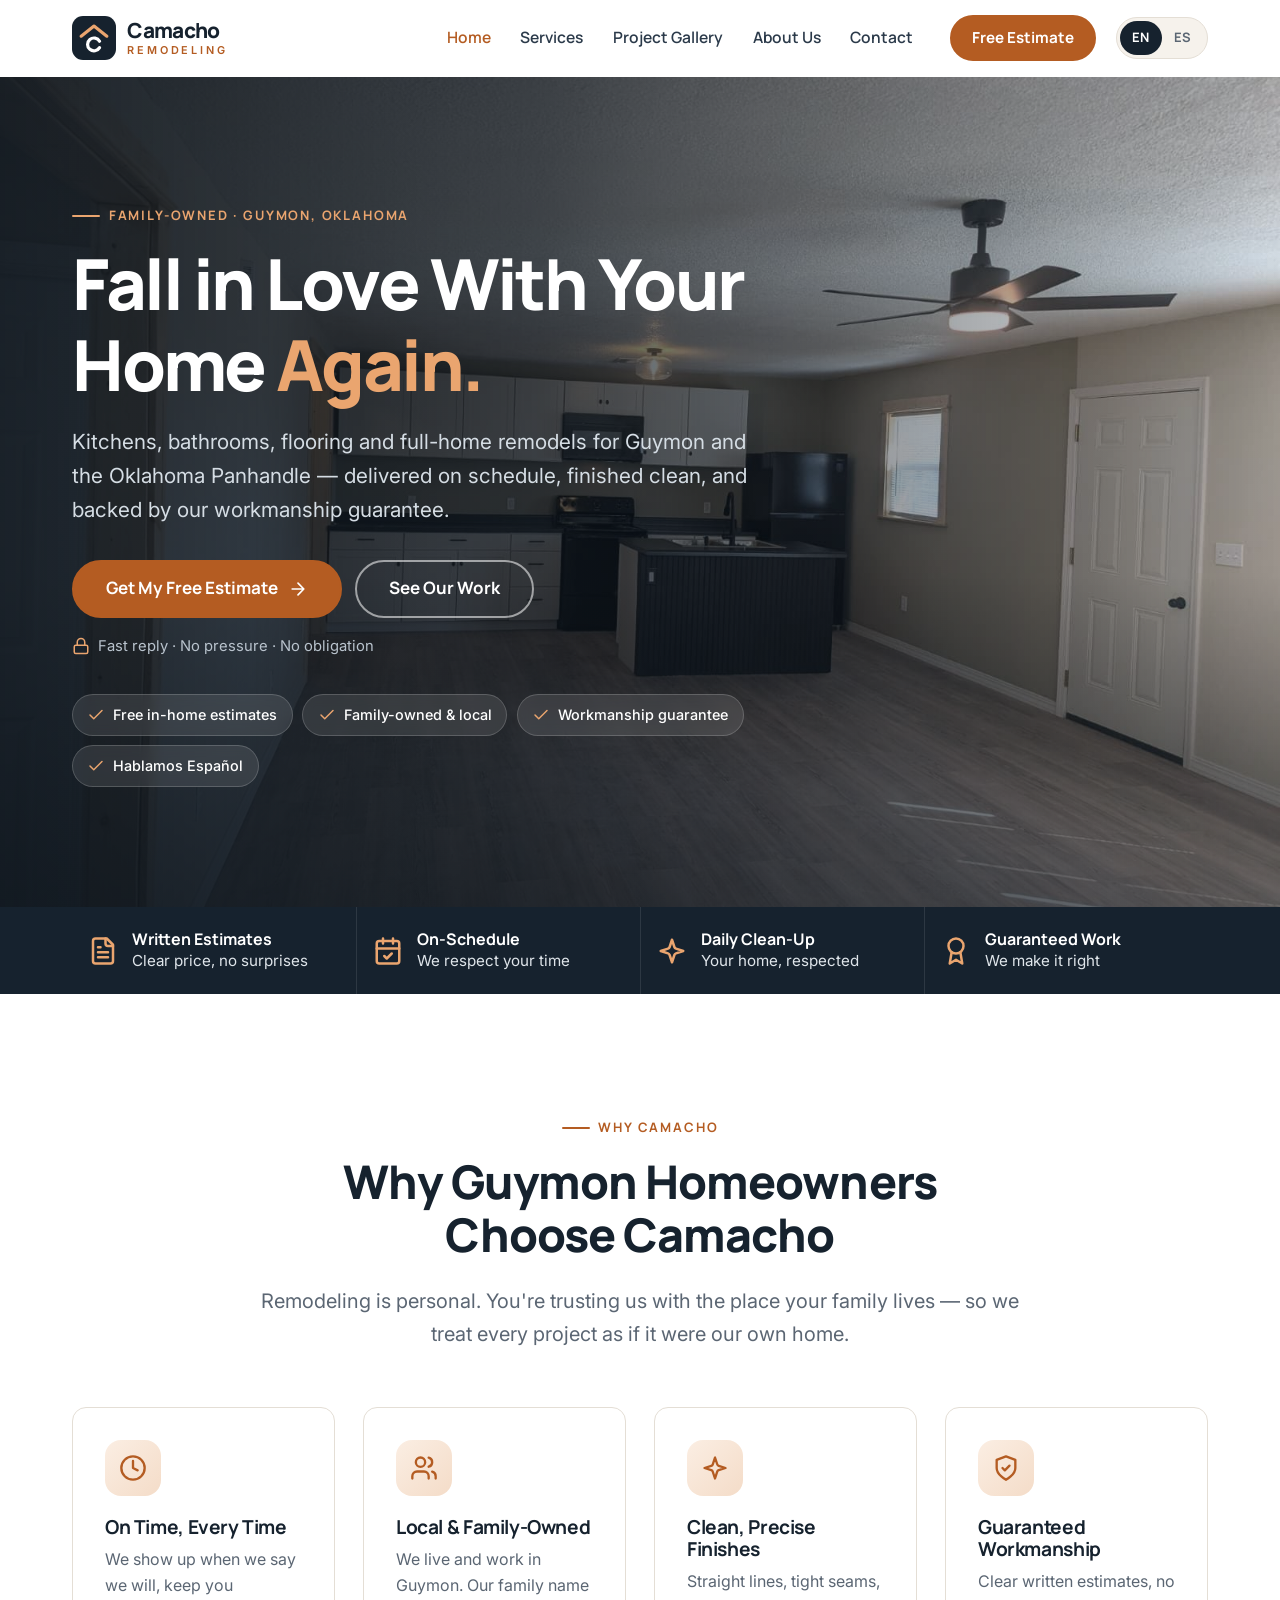
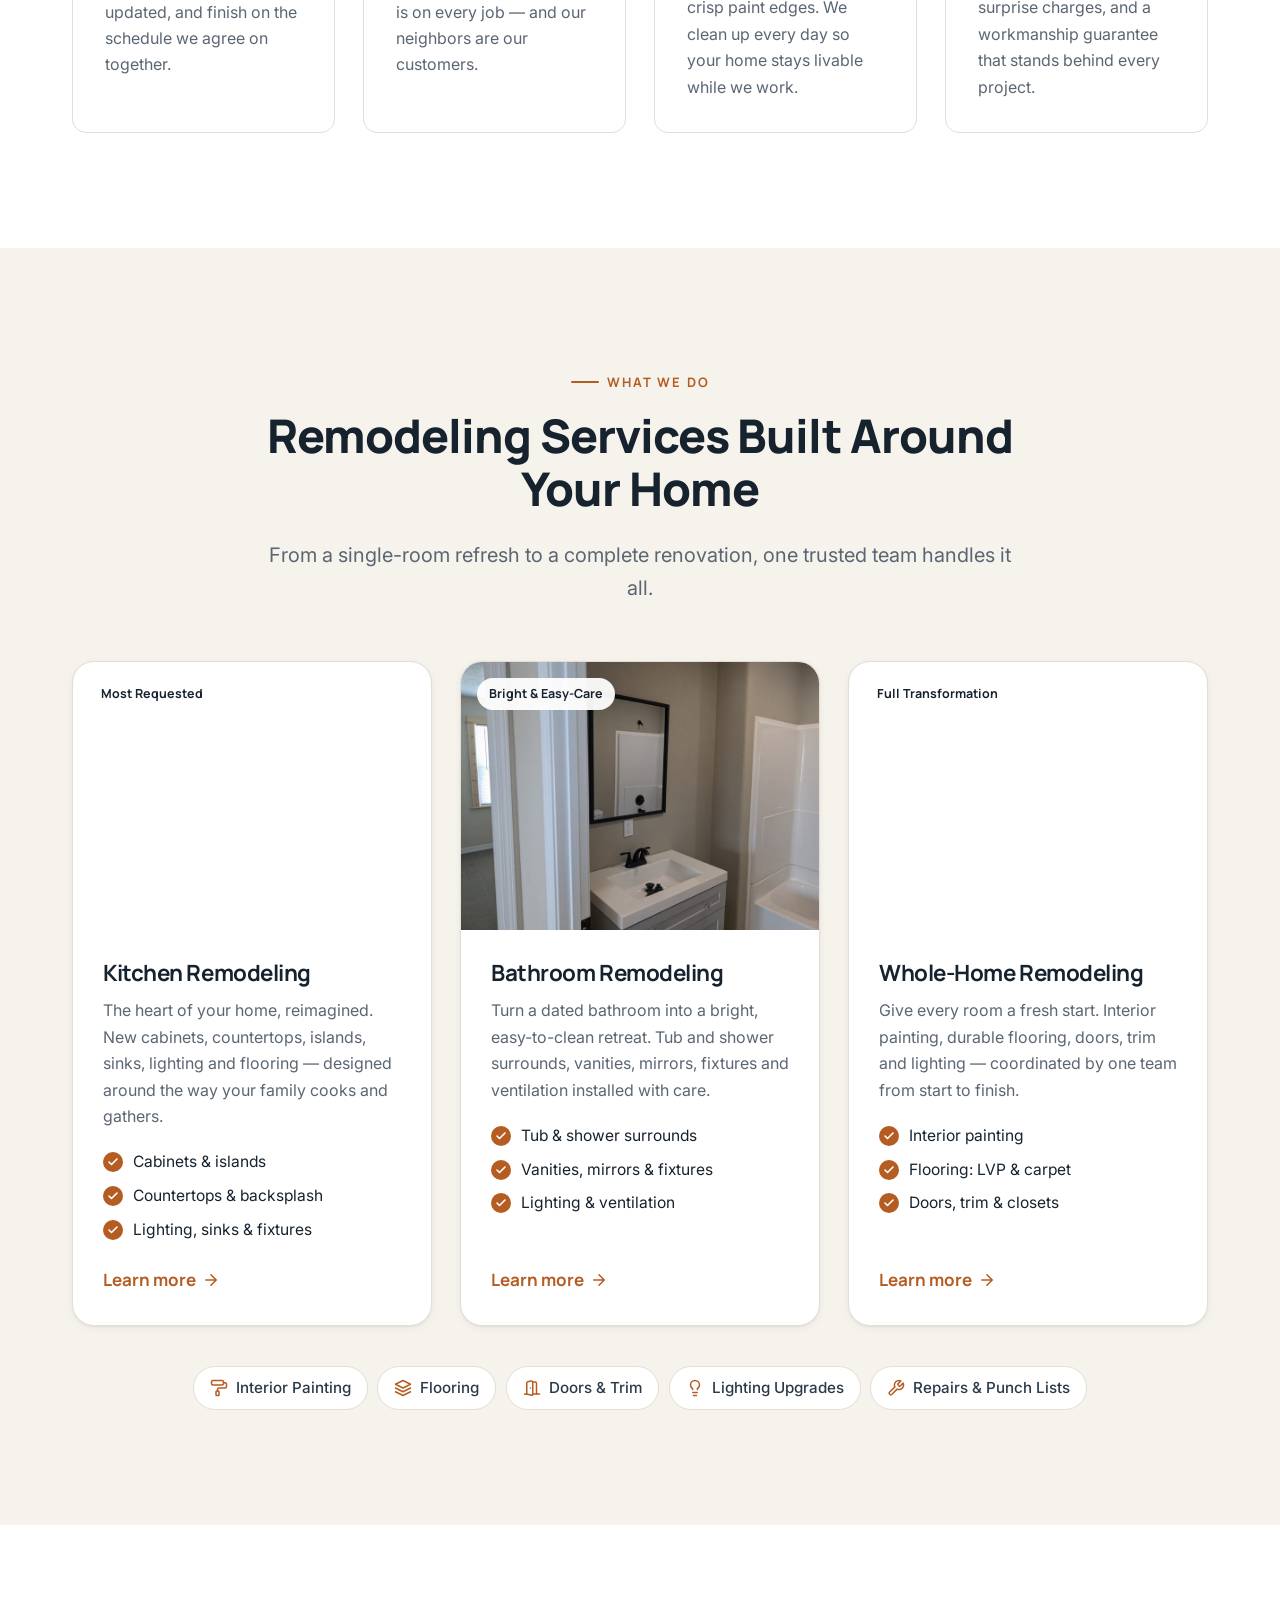
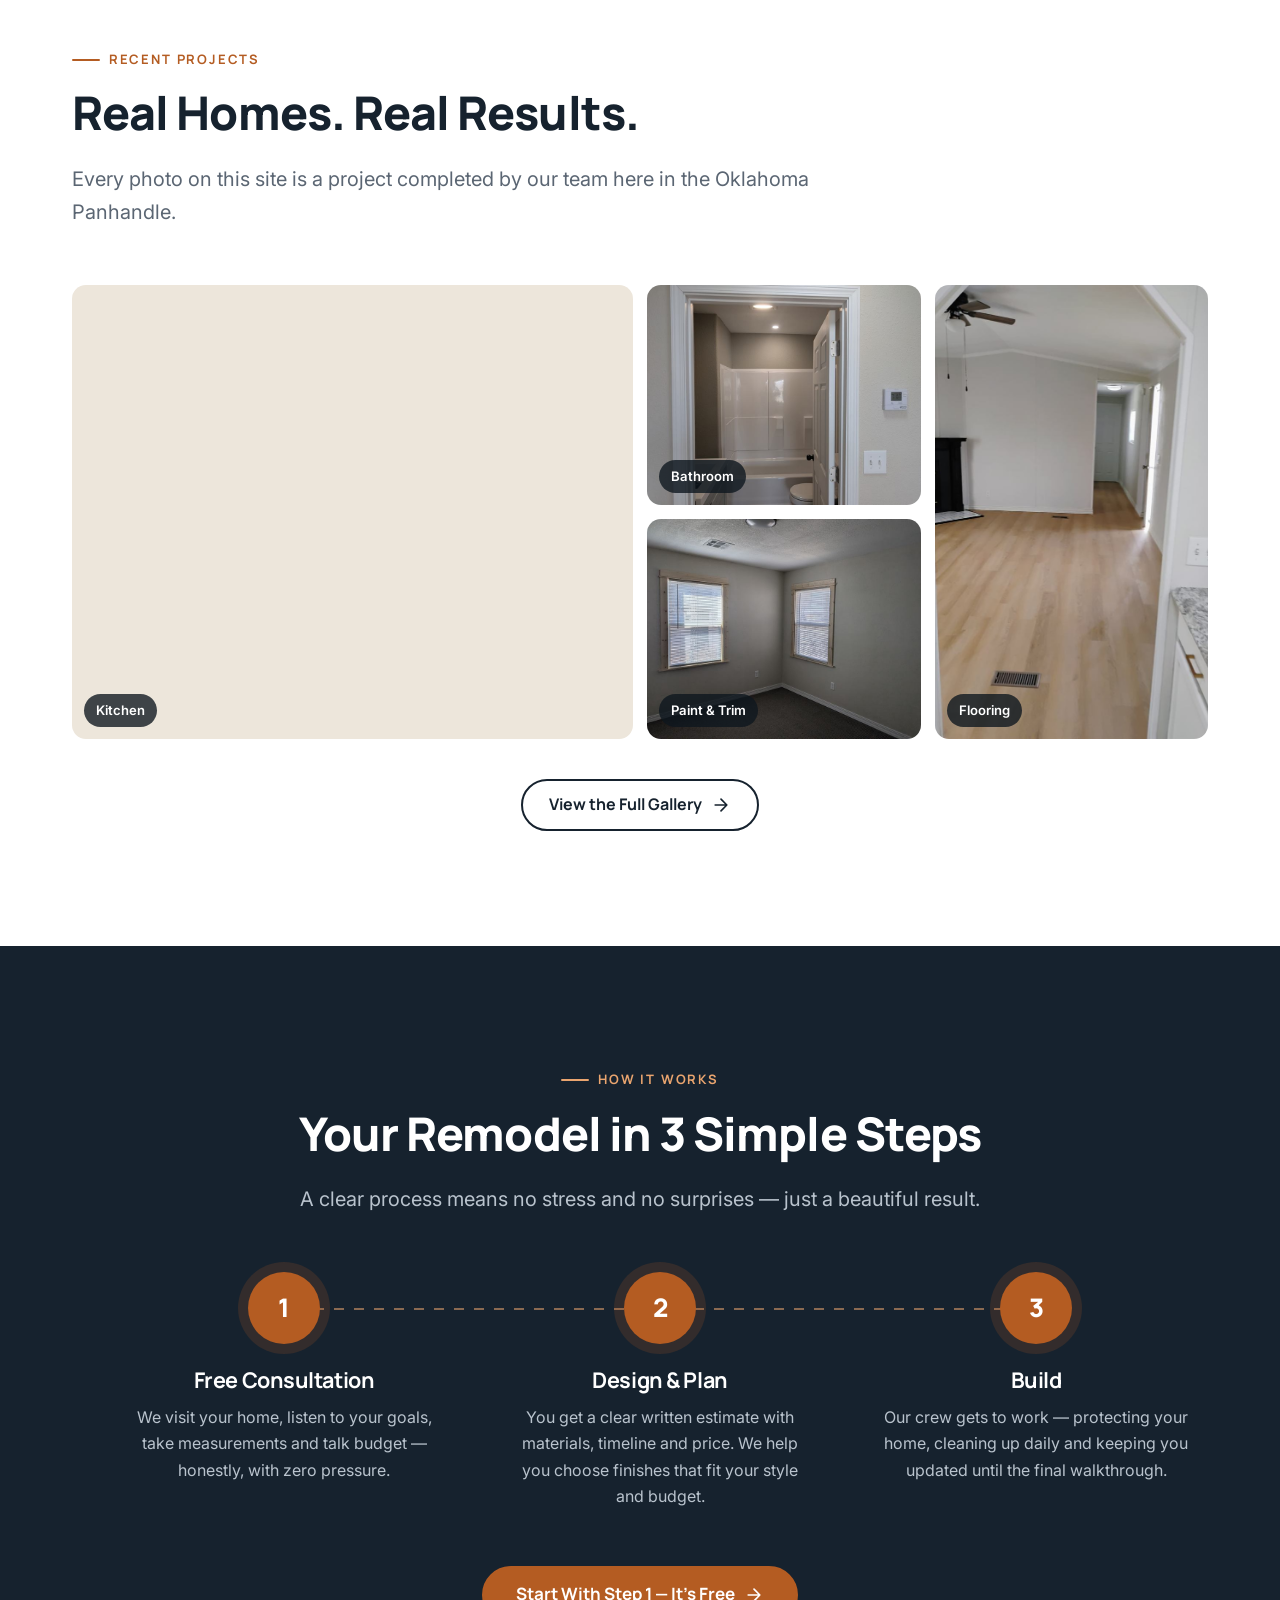
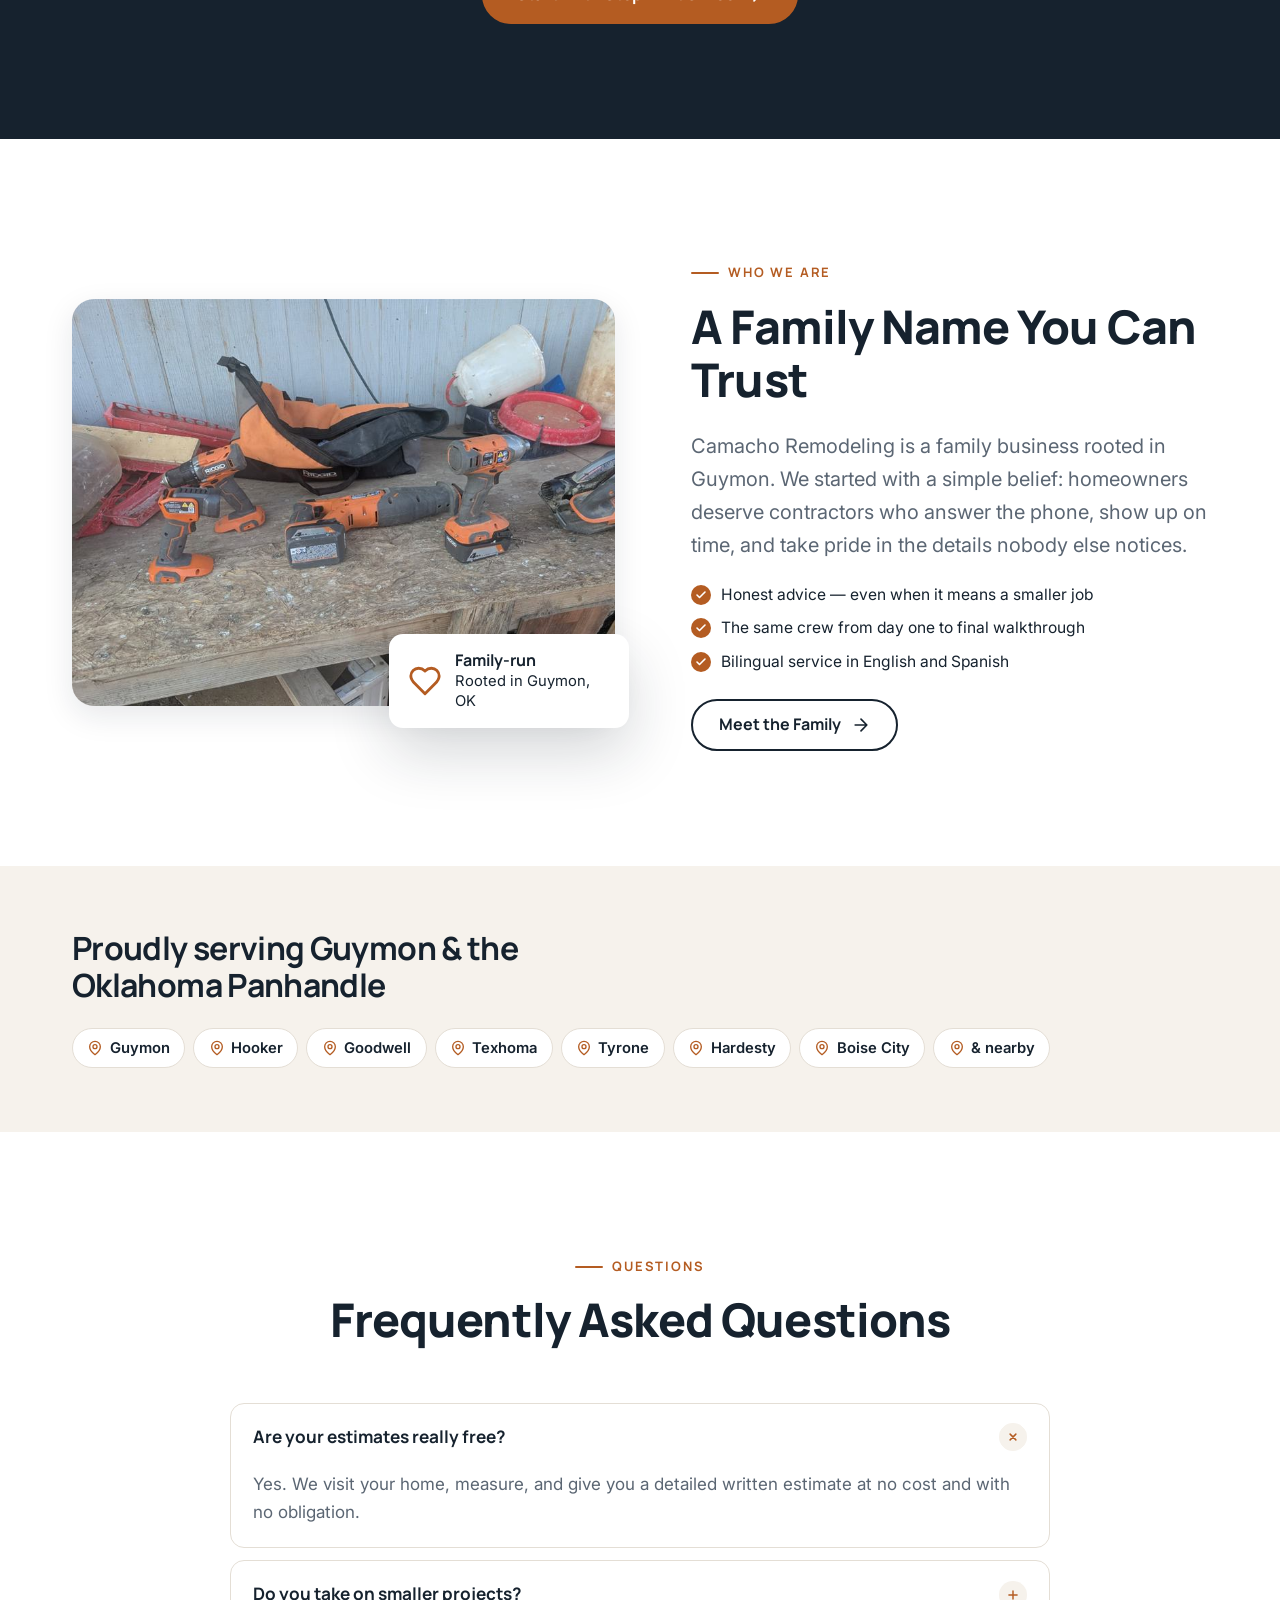
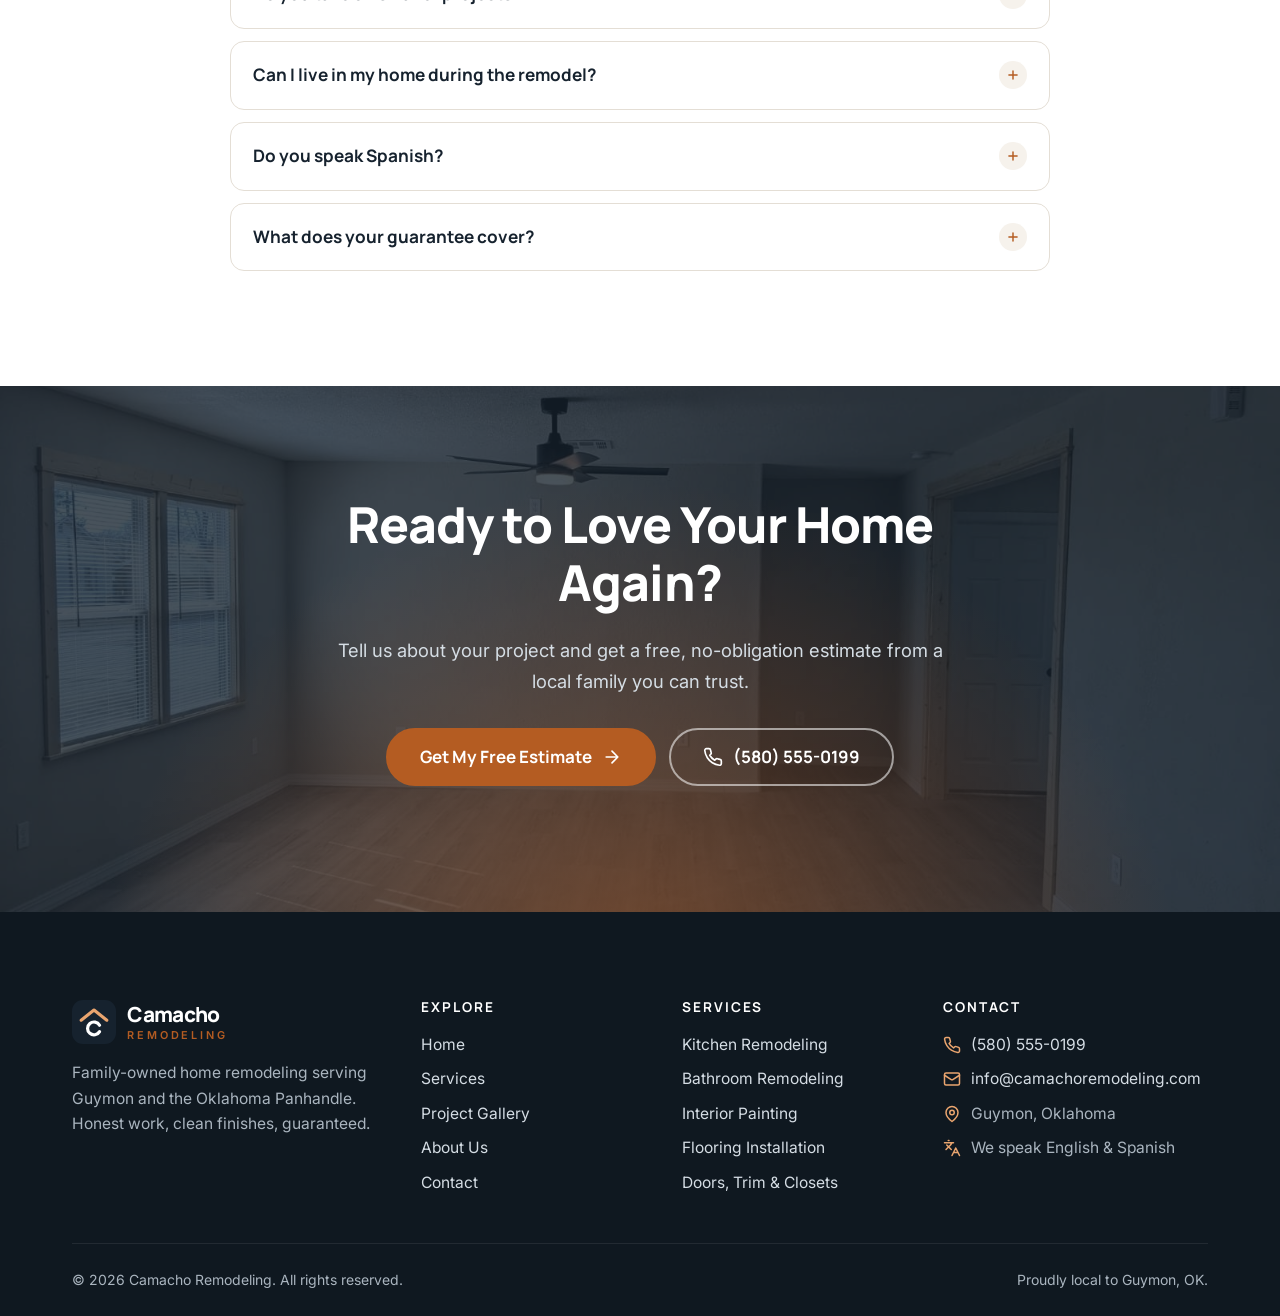
<file: index.html>
<!doctype html>
<html lang="en">
<head>
<meta charset="utf-8">
<meta name="viewport" content="width=device-width, initial-scale=1, viewport-fit=cover">
<title data-i18n="home.title">Camacho Remodeling | Kitchen & Bath Remodeling in Guymon, OK</title>
<meta name="description" content="Family-owned home remodeling in Guymon, OK. Kitchens, bathrooms, painting, flooring and whole-home renovations with clean finishes and a workmanship guarantee. Free estimates." data-i18n-attr="content:home.desc">
<meta name="theme-color" content="#16222E">
<script>document.documentElement.classList.add("js")</script>
<link rel="canonical" href="https://codinventa.github.io/web-camachocraft/">
<link rel="alternate" hreflang="en" href="https://codinventa.github.io/web-camachocraft/">
<link rel="alternate" hreflang="es" href="https://codinventa.github.io/web-camachocraft/?lang=es">
<link rel="alternate" hreflang="x-default" href="https://codinventa.github.io/web-camachocraft/">
<meta property="og:type" content="website">
<meta property="og:site_name" content="Camacho Remodeling">
<meta property="og:title" content="Camacho Remodeling | Kitchen &amp; Bath Remodeling in Guymon, OK">
<meta property="og:description" content="Family-owned home remodeling in Guymon, OK. Kitchens, bathrooms, painting, flooring and whole-home renovations with clean finishes and a workmanship guarantee. Free estimates.">
<meta property="og:url" content="https://codinventa.github.io/web-camachocraft/">
<meta property="og:image" content="https://codinventa.github.io/web-camachocraft/assets/img/kitchen-open-concept.jpg">
<meta property="og:locale" content="en_US">
<meta property="og:locale:alternate" content="es_US">
<meta name="twitter:card" content="summary_large_image">
<link rel="icon" href="assets/img/favicon.svg" type="image/svg+xml">
<link rel="preconnect" href="https://fonts.googleapis.com">
<link rel="preconnect" href="https://fonts.gstatic.com" crossorigin>
<link rel="stylesheet" href="https://fonts.googleapis.com/css2?family=Inter:wght@400;500;600&family=Manrope:wght@600;700;800&display=swap">
<link rel="stylesheet" href="assets/css/styles.css">
<script type="application/ld+json">{"@context":"https://schema.org","@type":"HomeAndConstructionBusiness","name":"Camacho Remodeling","image":"https://codinventa.github.io/web-camachocraft/assets/img/kitchen-open-concept.jpg","url":"https://codinventa.github.io/web-camachocraft/","telephone":"+15805550199","email":"info@camachoremodeling.com","priceRange":"$$","address":{"@type":"PostalAddress","addressLocality":"Guymon","addressRegion":"OK","addressCountry":"US"},"areaServed":[{"@type":"City","name":"Guymon, OK"},{"@type":"City","name":"Hooker, OK"},{"@type":"City","name":"Goodwell, OK"},{"@type":"City","name":"Texhoma, OK"},{"@type":"City","name":"Tyrone, OK"},{"@type":"City","name":"Hardesty, OK"},{"@type":"City","name":"Boise City, OK"}],"knowsLanguage":["en","es"],"makesOffer":[{"@type":"Offer","itemOffered":{"@type":"Service","name":"Kitchen remodeling"}},{"@type":"Offer","itemOffered":{"@type":"Service","name":"Bathroom remodeling"}},{"@type":"Offer","itemOffered":{"@type":"Service","name":"Interior painting"}},{"@type":"Offer","itemOffered":{"@type":"Service","name":"Flooring installation"}},{"@type":"Offer","itemOffered":{"@type":"Service","name":"Whole-home remodeling"}}]}</script>
<link rel="preload" as="image" href="assets/img/kitchen-open-concept-800.jpg" imagesrcset="assets/img/kitchen-open-concept-800.jpg 800w, assets/img/kitchen-open-concept.jpg 1600w" imagesizes="100vw">
</head>
<body>
<a class="skip-link" href="#main" data-i18n="a11y.skip">Skip to content</a>
<header class="site-header">
  <div class="container header-inner">
    <a class="brand" href="index.html" aria-label="Camacho Remodeling — Home" data-i18n-attr="aria-label:a11y.home">
      <svg class="brand-mark" viewBox="0 0 48 48" aria-hidden="true"><rect width="48" height="48" rx="12" fill="#16222E"/><path d="M10 22 24 11l14 11" fill="none" stroke="#EAA56F" stroke-width="3.5" stroke-linecap="round" stroke-linejoin="round"/><path d="M30.06 27.5A7 7 0 1 0 30.06 34.5" fill="none" stroke="#fff" stroke-width="3.5" stroke-linecap="round"/></svg>
      <span class="brand-text"><strong>Camacho</strong><small>Remodeling</small></span>
    </a>
    <nav class="main-nav" id="main-nav" aria-label="Main navigation" data-i18n-attr="aria-label:a11y.mainNav">
      <ul>
          <li><a href="index.html" aria-current="page" data-i18n="nav.home">Home</a></li>
          <li><a href="services.html" data-i18n="nav.services">Services</a></li>
          <li><a href="gallery.html" data-i18n="nav.gallery">Project Gallery</a></li>
          <li><a href="about.html" data-i18n="nav.about">About Us</a></li>
          <li><a href="contact.html" data-i18n="nav.contact">Contact</a></li>
      </ul>
      <a class="btn btn-primary nav-cta" href="contact.html"><span data-i18n="cta.estimateShort">Free Estimate</span></a>
      <p class="nav-drawer-extra"><span data-i18n="nav.callUs">Prefer to talk? Call us:</span> <a href="tel:+15805550199">(580) 555-0199</a></p>
    </nav>
    <div class="header-actions">
      <div class="lang-switch" role="group" aria-label="Language / Idioma">
        <button type="button" data-lang="en" aria-pressed="true" lang="en" title="English">EN</button>
        <button type="button" data-lang="es" aria-pressed="false" lang="es" title="Español">ES</button>
      </div>
      <button class="nav-toggle" type="button" aria-expanded="false" aria-controls="main-nav">
        <span class="bars" aria-hidden="true"></span><span class="sr-only" data-i18n="nav.menu">Menu</span>
      </button>
    </div>
  </div>
</header>
<main id="main">

<!-- HERO -->
<section class="hero">
  <div class="hero-media"><img src="assets/img/kitchen-open-concept-800.jpg" srcset="assets/img/kitchen-open-concept-800.jpg 800w, assets/img/kitchen-open-concept.jpg 1600w" sizes="100vw" width="1600" height="1204" alt="Remodeled open-concept kitchen with white shaker cabinets, black island and new vinyl plank floors in Guymon, OK" data-i18n-attr="alt:home.hero.alt" fetchpriority="high" decoding="async"></div>
  <div class="container">
    <div class="hero-content">
      <p class="eyebrow" data-i18n="home.hero.eyebrow">Family-Owned · Guymon, Oklahoma</p>
      <h1 class="h-display" data-i18n="home.hero.title">Fall in Love With Your Home <em>Again.</em></h1>
      <p class="lead" data-i18n="home.hero.lead">Kitchens, bathrooms, flooring and full-home remodels for Guymon and the Oklahoma Panhandle — delivered on schedule, finished clean, and backed by our workmanship guarantee.</p>
      <div class="hero-ctas">
        <a class="btn btn-lg" href="contact.html"><span data-i18n="cta.estimate">Get My Free Estimate</span> <svg viewBox="0 0 24 24" fill="none" stroke="currentColor" stroke-width="2" stroke-linecap="round" stroke-linejoin="round" aria-hidden="true"><path d="M5 12h14M12 5l7 7-7 7"/></svg></a>
        <a class="btn btn-lg btn-ghost" href="gallery.html"><span data-i18n="cta.seeWork">See Our Work</span></a>
      </div>
      <p class="hero-note"><svg viewBox="0 0 24 24" fill="none" stroke="currentColor" stroke-width="2" stroke-linecap="round" stroke-linejoin="round" aria-hidden="true"><rect width="18" height="11" x="3" y="11" rx="2"/><path d="M7 11V7a5 5 0 0 1 10 0v4"/></svg><span data-i18n="home.hero.note">Fast reply · No pressure · No obligation</span></p>
      <ul class="trust-chips">
        <li><svg viewBox="0 0 24 24" fill="none" stroke="currentColor" stroke-width="2" stroke-linecap="round" stroke-linejoin="round" aria-hidden="true"><path d="M20 6 9 17l-5-5"/></svg><span data-i18n="chip.free">Free in-home estimates</span></li>
        <li><svg viewBox="0 0 24 24" fill="none" stroke="currentColor" stroke-width="2" stroke-linecap="round" stroke-linejoin="round" aria-hidden="true"><path d="M20 6 9 17l-5-5"/></svg><span data-i18n="chip.family">Family-owned &amp; local</span></li>
        <li><svg viewBox="0 0 24 24" fill="none" stroke="currentColor" stroke-width="2" stroke-linecap="round" stroke-linejoin="round" aria-hidden="true"><path d="M20 6 9 17l-5-5"/></svg><span data-i18n="chip.guarantee">Workmanship guarantee</span></li>
        <li><svg viewBox="0 0 24 24" fill="none" stroke="currentColor" stroke-width="2" stroke-linecap="round" stroke-linejoin="round" aria-hidden="true"><path d="M20 6 9 17l-5-5"/></svg><span data-i18n="chip.bilingual">Hablamos Español</span></li>
      </ul>
    </div>
  </div>
</section>

<!-- TRUST BAR -->
<section class="trust-bar" aria-label="Why homeowners trust us" data-i18n-attr="aria-label:home.trust.label">
  <div class="container">
    <ul>
      <li><svg viewBox="0 0 24 24" fill="none" stroke="currentColor" stroke-width="2" stroke-linecap="round" stroke-linejoin="round" aria-hidden="true"><path d="M15 2H6a2 2 0 0 0-2 2v16a2 2 0 0 0 2 2h12a2 2 0 0 0 2-2V7Z"/><path d="M14 2v4a2 2 0 0 0 2 2h4M16 13H8M16 17H8M10 9H8"/></svg><span><strong data-i18n="home.t1.t">Written Estimates</strong><span data-i18n="home.t1.d">Clear price, no surprises</span></span></li>
      <li><svg viewBox="0 0 24 24" fill="none" stroke="currentColor" stroke-width="2" stroke-linecap="round" stroke-linejoin="round" aria-hidden="true"><rect width="18" height="18" x="3" y="4" rx="2"/><path d="M16 2v4M8 2v4M3 10h18"/><path d="m9 16 2 2 4-4"/></svg><span><strong data-i18n="home.t2.t">On-Schedule</strong><span data-i18n="home.t2.d">We respect your time</span></span></li>
      <li><svg viewBox="0 0 24 24" fill="none" stroke="currentColor" stroke-width="2" stroke-linecap="round" stroke-linejoin="round" aria-hidden="true"><path d="m12 3-1.9 5.8a2 2 0 0 1-1.3 1.3L3 12l5.8 1.9a2 2 0 0 1 1.3 1.3L12 21l1.9-5.8a2 2 0 0 1 1.3-1.3L21 12l-5.8-1.9a2 2 0 0 1-1.3-1.3Z"/></svg><span><strong data-i18n="home.t3.t">Daily Clean-Up</strong><span data-i18n="home.t3.d">Your home, respected</span></span></li>
      <li><svg viewBox="0 0 24 24" fill="none" stroke="currentColor" stroke-width="2" stroke-linecap="round" stroke-linejoin="round" aria-hidden="true"><circle cx="12" cy="8" r="6"/><path d="M15.48 12.89 17 22l-5-3-5 3 1.52-9.11"/></svg><span><strong data-i18n="home.t4.t">Guaranteed Work</strong><span data-i18n="home.t4.d">We make it right</span></span></li>
    </ul>
  </div>
</section>

<!-- VALUE PROPOSITION -->
<section class="section">
  <div class="container">
    <div class="section-head section-head--center reveal">
      <p class="eyebrow" data-i18n="home.why.eyebrow">Why Camacho</p>
      <h2 class="h-section" data-i18n="home.why.title">Why Guymon Homeowners Choose Camacho</h2>
      <p class="lead" data-i18n="home.why.lead">Remodeling is personal. You're trusting us with the place your family lives — so we treat every project as if it were our own home.</p>
    </div>
    <div class="grid grid-4">
      <article class="card reveal">
        <div class="icon-badge"><svg viewBox="0 0 24 24" fill="none" stroke="currentColor" stroke-width="2" stroke-linecap="round" stroke-linejoin="round" aria-hidden="true"><circle cx="12" cy="12" r="10"/><path d="M12 6v6l4 2"/></svg></div>
        <h3 data-i18n="home.v1.title">On Time, Every Time</h3>
        <p data-i18n="home.v1.text">We show up when we say we will, keep you updated, and finish on the schedule we agree on together.</p>
      </article>
      <article class="card reveal">
        <div class="icon-badge"><svg viewBox="0 0 24 24" fill="none" stroke="currentColor" stroke-width="2" stroke-linecap="round" stroke-linejoin="round" aria-hidden="true"><path d="M16 21v-2a4 4 0 0 0-4-4H6a4 4 0 0 0-4 4v2"/><circle cx="9" cy="7" r="4"/><path d="M22 21v-2a4 4 0 0 0-3-3.87"/><path d="M16 3.13a4 4 0 0 1 0 7.75"/></svg></div>
        <h3 data-i18n="home.v2.title">Local &amp; Family-Owned</h3>
        <p data-i18n="home.v2.text">We live and work in Guymon. Our family name is on every job — and our neighbors are our customers.</p>
      </article>
      <article class="card reveal">
        <div class="icon-badge"><svg viewBox="0 0 24 24" fill="none" stroke="currentColor" stroke-width="2" stroke-linecap="round" stroke-linejoin="round" aria-hidden="true"><path d="m12 3-1.9 5.8a2 2 0 0 1-1.3 1.3L3 12l5.8 1.9a2 2 0 0 1 1.3 1.3L12 21l1.9-5.8a2 2 0 0 1 1.3-1.3L21 12l-5.8-1.9a2 2 0 0 1-1.3-1.3Z"/></svg></div>
        <h3 data-i18n="home.v3.title">Clean, Precise Finishes</h3>
        <p data-i18n="home.v3.text">Straight lines, tight seams, crisp paint edges. We clean up every day so your home stays livable while we work.</p>
      </article>
      <article class="card reveal">
        <div class="icon-badge"><svg viewBox="0 0 24 24" fill="none" stroke="currentColor" stroke-width="2" stroke-linecap="round" stroke-linejoin="round" aria-hidden="true"><path d="M12 22s8-4 8-10V5l-8-3-8 3v7c0 6 8 10 8 10"/><path d="m9 12 2 2 4-4"/></svg></div>
        <h3 data-i18n="home.v4.title">Guaranteed Workmanship</h3>
        <p data-i18n="home.v4.text">Clear written estimates, no surprise charges, and a workmanship guarantee that stands behind every project.</p>
      </article>
    </div>
  </div>
</section>

<!-- SERVICES -->
<section class="section section--sand" id="services">
  <div class="container">
    <div class="section-head section-head--center reveal">
      <p class="eyebrow" data-i18n="home.svc.eyebrow">What We Do</p>
      <h2 class="h-section" data-i18n="home.svc.title">Remodeling Services Built Around Your Home</h2>
      <p class="lead" data-i18n="home.svc.lead">From a single-room refresh to a complete renovation, one trusted team handles it all.</p>
    </div>
    <div class="grid grid-3">
      <article class="service-card reveal">
        <div class="media">
          <img src="assets/img/kitchen-open-concept-800.jpg" srcset="assets/img/kitchen-open-concept-800.jpg 800w, assets/img/kitchen-open-concept.jpg 1600w" sizes="(max-width: 860px) 100vw, 33vw" width="1600" height="1204" alt="" role="presentation" loading="lazy" decoding="async">
          <span class="tag" data-i18n="home.s1.tag">Most Requested</span>
        </div>
        <div class="body">
          <h3 data-i18n="home.s1.title">Kitchen Remodeling</h3>
          <p data-i18n="home.s1.text">The heart of your home, reimagined. New cabinets, countertops, islands, sinks, lighting and flooring — designed around the way your family cooks and gathers.</p>
          <ul class="check-list">
            <li data-i18n="home.s1.l0">Cabinets &amp; islands</li>
            <li data-i18n="home.s1.l1">Countertops &amp; backsplash</li>
            <li data-i18n="home.s1.l2">Lighting, sinks &amp; fixtures</li>
          </ul>
          <a class="link-arrow" href="services.html#kitchens"><span data-i18n="cta.learnMore">Learn more</span> <svg viewBox="0 0 24 24" fill="none" stroke="currentColor" stroke-width="2" stroke-linecap="round" stroke-linejoin="round" aria-hidden="true"><path d="M5 12h14M12 5l7 7-7 7"/></svg></a>
        </div>
      </article>
      <article class="service-card reveal">
        <div class="media">
          <img src="assets/img/bathroom-vanity-800.jpg" srcset="assets/img/bathroom-vanity-800.jpg 800w, assets/img/bathroom-vanity.jpg 1600w" sizes="(max-width: 860px) 100vw, 33vw" width="1600" height="1204" alt="" role="presentation" loading="lazy" decoding="async">
          <span class="tag" data-i18n="home.s2.tag">Bright &amp; Easy-Care</span>
        </div>
        <div class="body">
          <h3 data-i18n="home.s2.title">Bathroom Remodeling</h3>
          <p data-i18n="home.s2.text">Turn a dated bathroom into a bright, easy-to-clean retreat. Tub and shower surrounds, vanities, mirrors, fixtures and ventilation installed with care.</p>
          <ul class="check-list">
            <li data-i18n="home.s2.l0">Tub &amp; shower surrounds</li>
            <li data-i18n="home.s2.l1">Vanities, mirrors &amp; fixtures</li>
            <li data-i18n="home.s2.l2">Lighting &amp; ventilation</li>
          </ul>
          <a class="link-arrow" href="services.html#bathrooms"><span data-i18n="cta.learnMore">Learn more</span> <svg viewBox="0 0 24 24" fill="none" stroke="currentColor" stroke-width="2" stroke-linecap="round" stroke-linejoin="round" aria-hidden="true"><path d="M5 12h14M12 5l7 7-7 7"/></svg></a>
        </div>
      </article>
      <article class="service-card reveal">
        <div class="media">
          <img src="assets/img/living-room-lvp-800.jpg" srcset="assets/img/living-room-lvp-800.jpg 800w, assets/img/living-room-lvp.jpg 1600w" sizes="(max-width: 860px) 100vw, 33vw" width="1600" height="1204" alt="" role="presentation" loading="lazy" decoding="async">
          <span class="tag" data-i18n="home.s3.tag">Full Transformation</span>
        </div>
        <div class="body">
          <h3 data-i18n="home.s3.title">Whole-Home Remodeling</h3>
          <p data-i18n="home.s3.text">Give every room a fresh start. Interior painting, durable flooring, doors, trim and lighting — coordinated by one team from start to finish.</p>
          <ul class="check-list">
            <li data-i18n="home.s3.l0">Interior painting</li>
            <li data-i18n="home.s3.l1">Flooring: LVP &amp; carpet</li>
            <li data-i18n="home.s3.l2">Doors, trim &amp; closets</li>
          </ul>
          <a class="link-arrow" href="services.html#whole-home"><span data-i18n="cta.learnMore">Learn more</span> <svg viewBox="0 0 24 24" fill="none" stroke="currentColor" stroke-width="2" stroke-linecap="round" stroke-linejoin="round" aria-hidden="true"><path d="M5 12h14M12 5l7 7-7 7"/></svg></a>
        </div>
      </article>
    </div>
    <div class="chips">
      <span class="chip"><svg viewBox="0 0 24 24" fill="none" stroke="currentColor" stroke-width="2" stroke-linecap="round" stroke-linejoin="round" aria-hidden="true"><rect width="16" height="6" x="2" y="2" rx="2"/><path d="M10 16v-2a2 2 0 0 1 2-2h8a2 2 0 0 0 2-2V7a2 2 0 0 0-2-2h-2"/><rect width="4" height="6" x="8" y="16" rx="1"/></svg><span data-i18n="chipsvc.paint">Interior Painting</span></span>
      <span class="chip"><svg viewBox="0 0 24 24" fill="none" stroke="currentColor" stroke-width="2" stroke-linecap="round" stroke-linejoin="round" aria-hidden="true"><path d="m12 2 10 5-10 5L2 7z"/><path d="m2 17 10 5 10-5"/><path d="m2 12 10 5 10-5"/></svg><span data-i18n="chipsvc.floor">Flooring</span></span>
      <span class="chip"><svg viewBox="0 0 24 24" fill="none" stroke="currentColor" stroke-width="2" stroke-linecap="round" stroke-linejoin="round" aria-hidden="true"><path d="M13 4h3a2 2 0 0 1 2 2v14"/><path d="M2 20h3M13 20h9"/><path d="M10 12v.01"/><path d="M13 4.56v16.16a1 1 0 0 1-1.24.97L5 20V5.56a2 2 0 0 1 1.51-1.94l4-1A2 2 0 0 1 13 4.56Z"/></svg><span data-i18n="chipsvc.doors">Doors &amp; Trim</span></span>
      <span class="chip"><svg viewBox="0 0 24 24" fill="none" stroke="currentColor" stroke-width="2" stroke-linecap="round" stroke-linejoin="round" aria-hidden="true"><path d="M15 14c.2-1 .7-1.7 1.5-2.5 1-.9 1.5-2.2 1.5-3.5A6 6 0 0 0 6 8c0 1 .2 2.2 1.5 3.5.7.7 1.3 1.5 1.5 2.5M9 18h6M10 22h4"/></svg><span data-i18n="chipsvc.light">Lighting Upgrades</span></span>
      <span class="chip"><svg viewBox="0 0 24 24" fill="none" stroke="currentColor" stroke-width="2" stroke-linecap="round" stroke-linejoin="round" aria-hidden="true"><path d="M14.7 6.3a1 1 0 0 0 0 1.4l1.6 1.6a1 1 0 0 0 1.4 0l3.77-3.77a6 6 0 0 1-7.94 7.94l-6.91 6.91a2.12 2.12 0 0 1-3-3l6.91-6.91a6 6 0 0 1 7.94-7.94l-3.76 3.76z"/></svg><span data-i18n="chipsvc.repair">Repairs &amp; Punch Lists</span></span>
    </div>
  </div>
</section>

<!-- RECENT WORK -->
<section class="section">
  <div class="container">
    <div class="section-head reveal">
      <p class="eyebrow" data-i18n="home.work.eyebrow">Recent Projects</p>
      <h2 class="h-section" data-i18n="home.work.title">Real Homes. Real Results.</h2>
      <p class="lead" data-i18n="home.work.lead">Every photo on this site is a project completed by our team here in the Oklahoma Panhandle.</p>
    </div>
    <div class="mosaic reveal">
      <a href="gallery.html"><img src="assets/img/kitchen-open-concept-800.jpg" srcset="assets/img/kitchen-open-concept-800.jpg 800w, assets/img/kitchen-open-concept.jpg 1600w" sizes="(max-width: 860px) 100vw, 50vw" width="1600" height="1204" alt="" role="presentation" loading="lazy" decoding="async"><span data-i18n="gcat.kitchen">Kitchen</span></a>
      <a href="gallery.html"><img src="assets/img/bathroom-tub-shower-800.jpg" srcset="assets/img/bathroom-tub-shower-800.jpg 800w, assets/img/bathroom-tub-shower.jpg 1600w" sizes="(max-width: 860px) 50vw, 25vw" width="1600" height="1204" alt="" role="presentation" loading="lazy" decoding="async"><span data-i18n="gcat.bathroom">Bathroom</span></a>
      <a href="gallery.html"><img src="assets/img/living-room-archway-800.jpg" srcset="assets/img/living-room-archway-800.jpg 800w, assets/img/living-room-archway.jpg 1204w" sizes="(max-width: 860px) 50vw, 25vw" width="1204" height="1600" alt="" role="presentation" loading="lazy" decoding="async"><span data-i18n="gcat.flooring">Flooring</span></a>
      <a href="gallery.html"><img src="assets/img/bedroom-corner-windows-800.jpg" srcset="assets/img/bedroom-corner-windows-800.jpg 800w, assets/img/bedroom-corner-windows.jpg 1600w" sizes="(max-width: 860px) 100vw, 25vw" width="1600" height="1204" alt="" role="presentation" loading="lazy" decoding="async"><span data-i18n="gcat.paintTrim">Paint &amp; Trim</span></a>
    </div>
    <div class="section-foot">
      <a class="btn btn-outline" href="gallery.html"><span data-i18n="cta.fullGallery">View the Full Gallery</span> <svg viewBox="0 0 24 24" fill="none" stroke="currentColor" stroke-width="2" stroke-linecap="round" stroke-linejoin="round" aria-hidden="true"><path d="M5 12h14M12 5l7 7-7 7"/></svg></a>
    </div>
  </div>
</section>

<!-- PROCESS -->
<section class="section section--ink">
  <div class="container">
    <div class="section-head section-head--center reveal">
      <p class="eyebrow" data-i18n="home.proc.eyebrow">How It Works</p>
      <h2 class="h-section" data-i18n="home.proc.title">Your Remodel in 3 Simple Steps</h2>
      <p class="lead" data-i18n="home.proc.lead">A clear process means no stress and no surprises — just a beautiful result.</p>
    </div>
    <ol class="steps">
      <li class="step reveal">
        <span class="step-num" aria-hidden="true">1</span>
        <h3 data-i18n="proc.p1.title">Free Consultation</h3>
        <p data-i18n="proc.p1.text">We visit your home, listen to your goals, take measurements and talk budget — honestly, with zero pressure.</p>
      </li>
      <li class="step reveal">
        <span class="step-num" aria-hidden="true">2</span>
        <h3 data-i18n="proc.p2.title">Design &amp; Plan</h3>
        <p data-i18n="proc.p2.text">You get a clear written estimate with materials, timeline and price. We help you choose finishes that fit your style and budget.</p>
      </li>
      <li class="step reveal">
        <span class="step-num" aria-hidden="true">3</span>
        <h3 data-i18n="proc.p3.title">Build</h3>
        <p data-i18n="proc.p3.text">Our crew gets to work — protecting your home, cleaning up daily and keeping you updated until the final walkthrough.</p>
      </li>
    </ol>
    <div class="section-foot">
      <a class="btn btn-lg" href="contact.html"><span data-i18n="cta.startStep1">Start With Step 1 — It's Free</span> <svg viewBox="0 0 24 24" fill="none" stroke="currentColor" stroke-width="2" stroke-linecap="round" stroke-linejoin="round" aria-hidden="true"><path d="M5 12h14M12 5l7 7-7 7"/></svg></a>
    </div>
  </div>
</section>

<!-- ABOUT TEASER -->
<section class="section">
  <div class="container split">
    <div class="split-media reveal">
      <img src="assets/img/tools-workbench-800.jpg" srcset="assets/img/tools-workbench-800.jpg 800w, assets/img/tools-workbench.jpg 1600w" sizes="(max-width: 800px) 100vw, 50vw" width="1600" height="1204" alt="The Camacho Remodeling crew's tools ready for the next job" data-i18n-attr="alt:home.about.alt" loading="lazy" decoding="async">
      <div class="badge-float"><svg viewBox="0 0 24 24" fill="none" stroke="currentColor" stroke-width="2" stroke-linecap="round" stroke-linejoin="round" aria-hidden="true"><path d="M19 14c1.49-1.46 3-3.21 3-5.5A5.5 5.5 0 0 0 16.5 3c-1.76 0-3 .5-4.5 2-1.5-1.5-2.74-2-4.5-2A5.5 5.5 0 0 0 2 8.5c0 2.3 1.5 4.05 3 5.5l7 7Z"/></svg><span><strong data-i18n="home.about.badge.t">Family-run</strong><span data-i18n="home.about.badge.d">Rooted in Guymon, OK</span></span></div>
    </div>
    <div class="reveal">
      <p class="eyebrow" data-i18n="home.about.eyebrow">Who We Are</p>
      <h2 class="h-section" data-i18n="home.about.title">A Family Name You Can Trust</h2>
      <p class="lead" data-i18n="home.about.p1">Camacho Remodeling is a family business rooted in Guymon. We started with a simple belief: homeowners deserve contractors who answer the phone, show up on time, and take pride in the details nobody else notices.</p>
      <ul class="check-list">
        <li data-i18n="home.about.l1">Honest advice — even when it means a smaller job</li>
        <li data-i18n="home.about.l2">The same crew from day one to final walkthrough</li>
        <li data-i18n="home.about.l3">Bilingual service in English and Spanish</li>
      </ul>
      <a class="btn btn-outline" href="about.html"><span data-i18n="cta.meet">Meet the Family</span> <svg viewBox="0 0 24 24" fill="none" stroke="currentColor" stroke-width="2" stroke-linecap="round" stroke-linejoin="round" aria-hidden="true"><path d="M5 12h14M12 5l7 7-7 7"/></svg></a>
    </div>
  </div>
</section>

<!-- SERVICE AREA -->
<section class="section section--sand" style="padding-block: clamp(40px, 6vw, 64px)">
  <div class="container area">
    <h2 data-i18n="area.title">Proudly serving Guymon &amp; the Oklahoma Panhandle</h2>
    <ul class="town-list">
      <li><svg viewBox="0 0 24 24" fill="none" stroke="currentColor" stroke-width="2" stroke-linecap="round" stroke-linejoin="round" aria-hidden="true"><path d="M20 10c0 6-8 12-8 12s-8-6-8-12a8 8 0 0 1 16 0Z"/><circle cx="12" cy="10" r="3"/></svg>Guymon</li>
      <li><svg viewBox="0 0 24 24" fill="none" stroke="currentColor" stroke-width="2" stroke-linecap="round" stroke-linejoin="round" aria-hidden="true"><path d="M20 10c0 6-8 12-8 12s-8-6-8-12a8 8 0 0 1 16 0Z"/><circle cx="12" cy="10" r="3"/></svg>Hooker</li>
      <li><svg viewBox="0 0 24 24" fill="none" stroke="currentColor" stroke-width="2" stroke-linecap="round" stroke-linejoin="round" aria-hidden="true"><path d="M20 10c0 6-8 12-8 12s-8-6-8-12a8 8 0 0 1 16 0Z"/><circle cx="12" cy="10" r="3"/></svg>Goodwell</li>
      <li><svg viewBox="0 0 24 24" fill="none" stroke="currentColor" stroke-width="2" stroke-linecap="round" stroke-linejoin="round" aria-hidden="true"><path d="M20 10c0 6-8 12-8 12s-8-6-8-12a8 8 0 0 1 16 0Z"/><circle cx="12" cy="10" r="3"/></svg>Texhoma</li>
      <li><svg viewBox="0 0 24 24" fill="none" stroke="currentColor" stroke-width="2" stroke-linecap="round" stroke-linejoin="round" aria-hidden="true"><path d="M20 10c0 6-8 12-8 12s-8-6-8-12a8 8 0 0 1 16 0Z"/><circle cx="12" cy="10" r="3"/></svg>Tyrone</li>
      <li><svg viewBox="0 0 24 24" fill="none" stroke="currentColor" stroke-width="2" stroke-linecap="round" stroke-linejoin="round" aria-hidden="true"><path d="M20 10c0 6-8 12-8 12s-8-6-8-12a8 8 0 0 1 16 0Z"/><circle cx="12" cy="10" r="3"/></svg>Hardesty</li>
      <li><svg viewBox="0 0 24 24" fill="none" stroke="currentColor" stroke-width="2" stroke-linecap="round" stroke-linejoin="round" aria-hidden="true"><path d="M20 10c0 6-8 12-8 12s-8-6-8-12a8 8 0 0 1 16 0Z"/><circle cx="12" cy="10" r="3"/></svg>Boise City</li>
      <li><svg viewBox="0 0 24 24" fill="none" stroke="currentColor" stroke-width="2" stroke-linecap="round" stroke-linejoin="round" aria-hidden="true"><path d="M20 10c0 6-8 12-8 12s-8-6-8-12a8 8 0 0 1 16 0Z"/><circle cx="12" cy="10" r="3"/></svg><span data-i18n="area.more">&amp; nearby</span></li>
    </ul>
  </div>
</section>

<!-- FAQ -->
<section class="section">
  <div class="container">
    <div class="section-head section-head--center reveal">
      <p class="eyebrow" data-i18n="home.faq.eyebrow">Questions</p>
      <h2 class="h-section" data-i18n="home.faq.title">Frequently Asked Questions</h2>
    </div>
    <div class="faq">
      <details open>
        <summary data-i18n="home.faq1.q">Are your estimates really free?</summary>
        <p data-i18n="home.faq1.a">Yes. We visit your home, measure, and give you a detailed written estimate at no cost and with no obligation.</p>
      </details>
      <details>
        <summary data-i18n="home.faq2.q">Do you take on smaller projects?</summary>
        <p data-i18n="home.faq2.a">Absolutely. From painting a single room to a complete renovation, no job is too small to do right.</p>
      </details>
      <details>
        <summary data-i18n="home.faq3.q">Can I live in my home during the remodel?</summary>
        <p data-i18n="home.faq3.a">In most cases, yes. We protect floors and furniture, control dust, and clean up at the end of every workday.</p>
      </details>
      <details>
        <summary data-i18n="home.faq4.q">Do you speak Spanish?</summary>
        <p data-i18n="home.faq4.a">Sí. Our family is bilingual, so you can talk through every detail in the language you're most comfortable with.</p>
      </details>
      <details>
        <summary data-i18n="home.faq5.q">What does your guarantee cover?</summary>
        <p data-i18n="home.faq5.a">We stand behind our workmanship. If something we installed isn't right, we come back and make it right. The details are spelled out in your written estimate.</p>
      </details>
    </div>
  </div>
</section>

<section class="cta-band">
  <div class="container">
    <h2 data-i18n="ctaBand.title">Ready to Love Your Home Again?</h2>
    <p data-i18n="ctaBand.text">Tell us about your project and get a free, no-obligation estimate from a local family you can trust.</p>
    <div class="hero-ctas">
      <a class="btn btn-lg" href="contact.html"><span data-i18n="cta.estimate">Get My Free Estimate</span> <svg viewBox="0 0 24 24" fill="none" stroke="currentColor" stroke-width="2" stroke-linecap="round" stroke-linejoin="round" aria-hidden="true"><path d="M5 12h14M12 5l7 7-7 7"/></svg></a>
      <a class="btn btn-lg btn-ghost" href="tel:+15805550199"><svg viewBox="0 0 24 24" fill="none" stroke="currentColor" stroke-width="2" stroke-linecap="round" stroke-linejoin="round" aria-hidden="true"><path d="M22 16.92v3a2 2 0 0 1-2.18 2 19.79 19.79 0 0 1-8.63-3.07 19.5 19.5 0 0 1-6-6 19.79 19.79 0 0 1-3.07-8.67A2 2 0 0 1 4.11 2h3a2 2 0 0 1 2 1.72c.13.96.36 1.9.7 2.81a2 2 0 0 1-.45 2.11L8.09 9.91a16 16 0 0 0 6 6l1.27-1.27a2 2 0 0 1 2.11-.45c.91.34 1.85.57 2.81.7A2 2 0 0 1 22 16.92z"/></svg> (580) 555-0199</a>
    </div>
  </div>
</section>

</main>
<footer class="site-footer">
  <div class="container">
    <div class="footer-grid">
      <div>
        <a class="brand" href="index.html" aria-label="Camacho Remodeling"><svg class="brand-mark" viewBox="0 0 48 48" aria-hidden="true"><rect width="48" height="48" rx="12" fill="#16222E"/><path d="M10 22 24 11l14 11" fill="none" stroke="#EAA56F" stroke-width="3.5" stroke-linecap="round" stroke-linejoin="round"/><path d="M30.06 27.5A7 7 0 1 0 30.06 34.5" fill="none" stroke="#fff" stroke-width="3.5" stroke-linecap="round"/></svg><span class="brand-text"><strong>Camacho</strong><small>Remodeling</small></span></a>
        <p data-i18n="footer.blurb">Family-owned home remodeling serving Guymon and the Oklahoma Panhandle. Honest work, clean finishes, guaranteed.</p>
      </div>
      <nav aria-label="Footer">
        <h3 data-i18n="footer.explore">Explore</h3>
        <ul>
          <li><a href="index.html" data-i18n="nav.home">Home</a></li>
          <li><a href="services.html" data-i18n="nav.services">Services</a></li>
          <li><a href="gallery.html" data-i18n="nav.gallery">Project Gallery</a></li>
          <li><a href="about.html" data-i18n="nav.about">About Us</a></li>
          <li><a href="contact.html" data-i18n="nav.contact">Contact</a></li>
        </ul>
      </nav>
      <div>
        <h3 data-i18n="footer.services">Services</h3>
        <ul>
          <li><a href="services.html#kitchens" data-i18n="footer.s.kitchens">Kitchen Remodeling</a></li>
          <li><a href="services.html#bathrooms" data-i18n="footer.s.bathrooms">Bathroom Remodeling</a></li>
          <li><a href="services.html#painting" data-i18n="footer.s.painting">Interior Painting</a></li>
          <li><a href="services.html#flooring" data-i18n="footer.s.flooring">Flooring Installation</a></li>
          <li><a href="services.html#carpentry" data-i18n="footer.s.carpentry">Doors, Trim & Closets</a></li>
        </ul>
      </div>
      <div>
        <h3 data-i18n="footer.contact">Contact</h3>
        <ul class="footer-contact">
          <li><svg viewBox="0 0 24 24" fill="none" stroke="currentColor" stroke-width="2" stroke-linecap="round" stroke-linejoin="round" aria-hidden="true"><path d="M22 16.92v3a2 2 0 0 1-2.18 2 19.79 19.79 0 0 1-8.63-3.07 19.5 19.5 0 0 1-6-6 19.79 19.79 0 0 1-3.07-8.67A2 2 0 0 1 4.11 2h3a2 2 0 0 1 2 1.72c.13.96.36 1.9.7 2.81a2 2 0 0 1-.45 2.11L8.09 9.91a16 16 0 0 0 6 6l1.27-1.27a2 2 0 0 1 2.11-.45c.91.34 1.85.57 2.81.7A2 2 0 0 1 22 16.92z"/></svg><a href="tel:+15805550199">(580) 555-0199</a></li>
          <li><svg viewBox="0 0 24 24" fill="none" stroke="currentColor" stroke-width="2" stroke-linecap="round" stroke-linejoin="round" aria-hidden="true"><rect width="20" height="16" x="2" y="4" rx="2"/><path d="m22 7-8.97 5.7a1.94 1.94 0 0 1-2.06 0L2 7"/></svg><a href="mailto:info@camachoremodeling.com">info@camachoremodeling.com</a></li>
          <li><svg viewBox="0 0 24 24" fill="none" stroke="currentColor" stroke-width="2" stroke-linecap="round" stroke-linejoin="round" aria-hidden="true"><path d="M20 10c0 6-8 12-8 12s-8-6-8-12a8 8 0 0 1 16 0Z"/><circle cx="12" cy="10" r="3"/></svg><span>Guymon, Oklahoma</span></li>
          <li><svg viewBox="0 0 24 24" fill="none" stroke="currentColor" stroke-width="2" stroke-linecap="round" stroke-linejoin="round" aria-hidden="true"><path d="m5 8 6 6M4 14l6-6 2-3M2 5h12M7 2h1M22 22l-5-10-5 10M14 18h6"/></svg><span data-i18n="footer.bilingual">We speak English &amp; Spanish</span></li>
        </ul>
      </div>
    </div>
    <div class="footer-bottom">
      <span>© <span data-year>2026</span> Camacho Remodeling. <span data-i18n="footer.rights">All rights reserved.</span></span>
      <span data-i18n="footer.made">Proudly local to Guymon, OK.</span>
    </div>
  </div>
</footer>

<div class="mobile-bar" aria-label="Quick actions">
  <a class="btn btn-outline" href="tel:+15805550199"><svg viewBox="0 0 24 24" fill="none" stroke="currentColor" stroke-width="2" stroke-linecap="round" stroke-linejoin="round" aria-hidden="true"><path d="M22 16.92v3a2 2 0 0 1-2.18 2 19.79 19.79 0 0 1-8.63-3.07 19.5 19.5 0 0 1-6-6 19.79 19.79 0 0 1-3.07-8.67A2 2 0 0 1 4.11 2h3a2 2 0 0 1 2 1.72c.13.96.36 1.9.7 2.81a2 2 0 0 1-.45 2.11L8.09 9.91a16 16 0 0 0 6 6l1.27-1.27a2 2 0 0 1 2.11-.45c.91.34 1.85.57 2.81.7A2 2 0 0 1 22 16.92z"/></svg> <span data-i18n="cta.call">Call</span></a>
  <a class="btn" href="contact.html"><span data-i18n="cta.estimateShort">Free Estimate</span></a>
</div>

<script src="assets/js/config.js"></script>
<script src="assets/js/i18n.js"></script>
<script src="assets/js/main.js"></script>
</body>
</html>
</file>
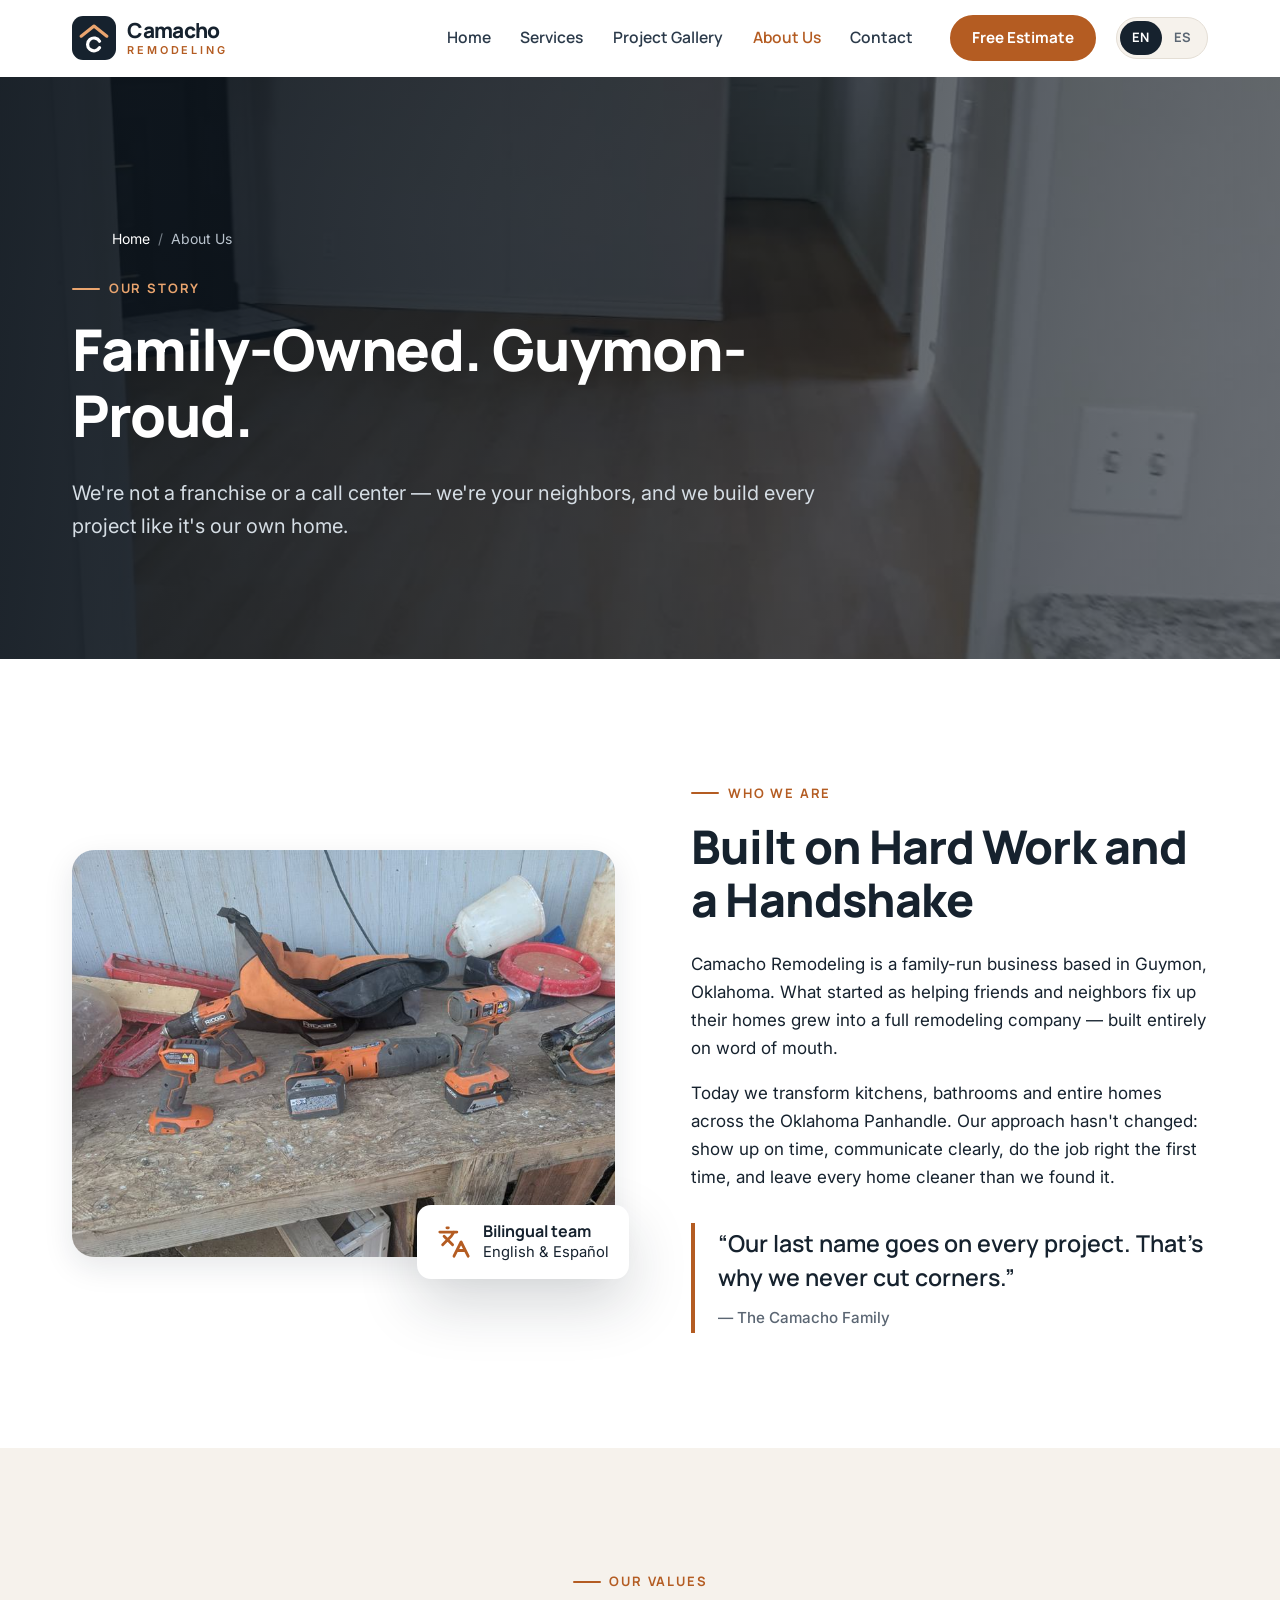
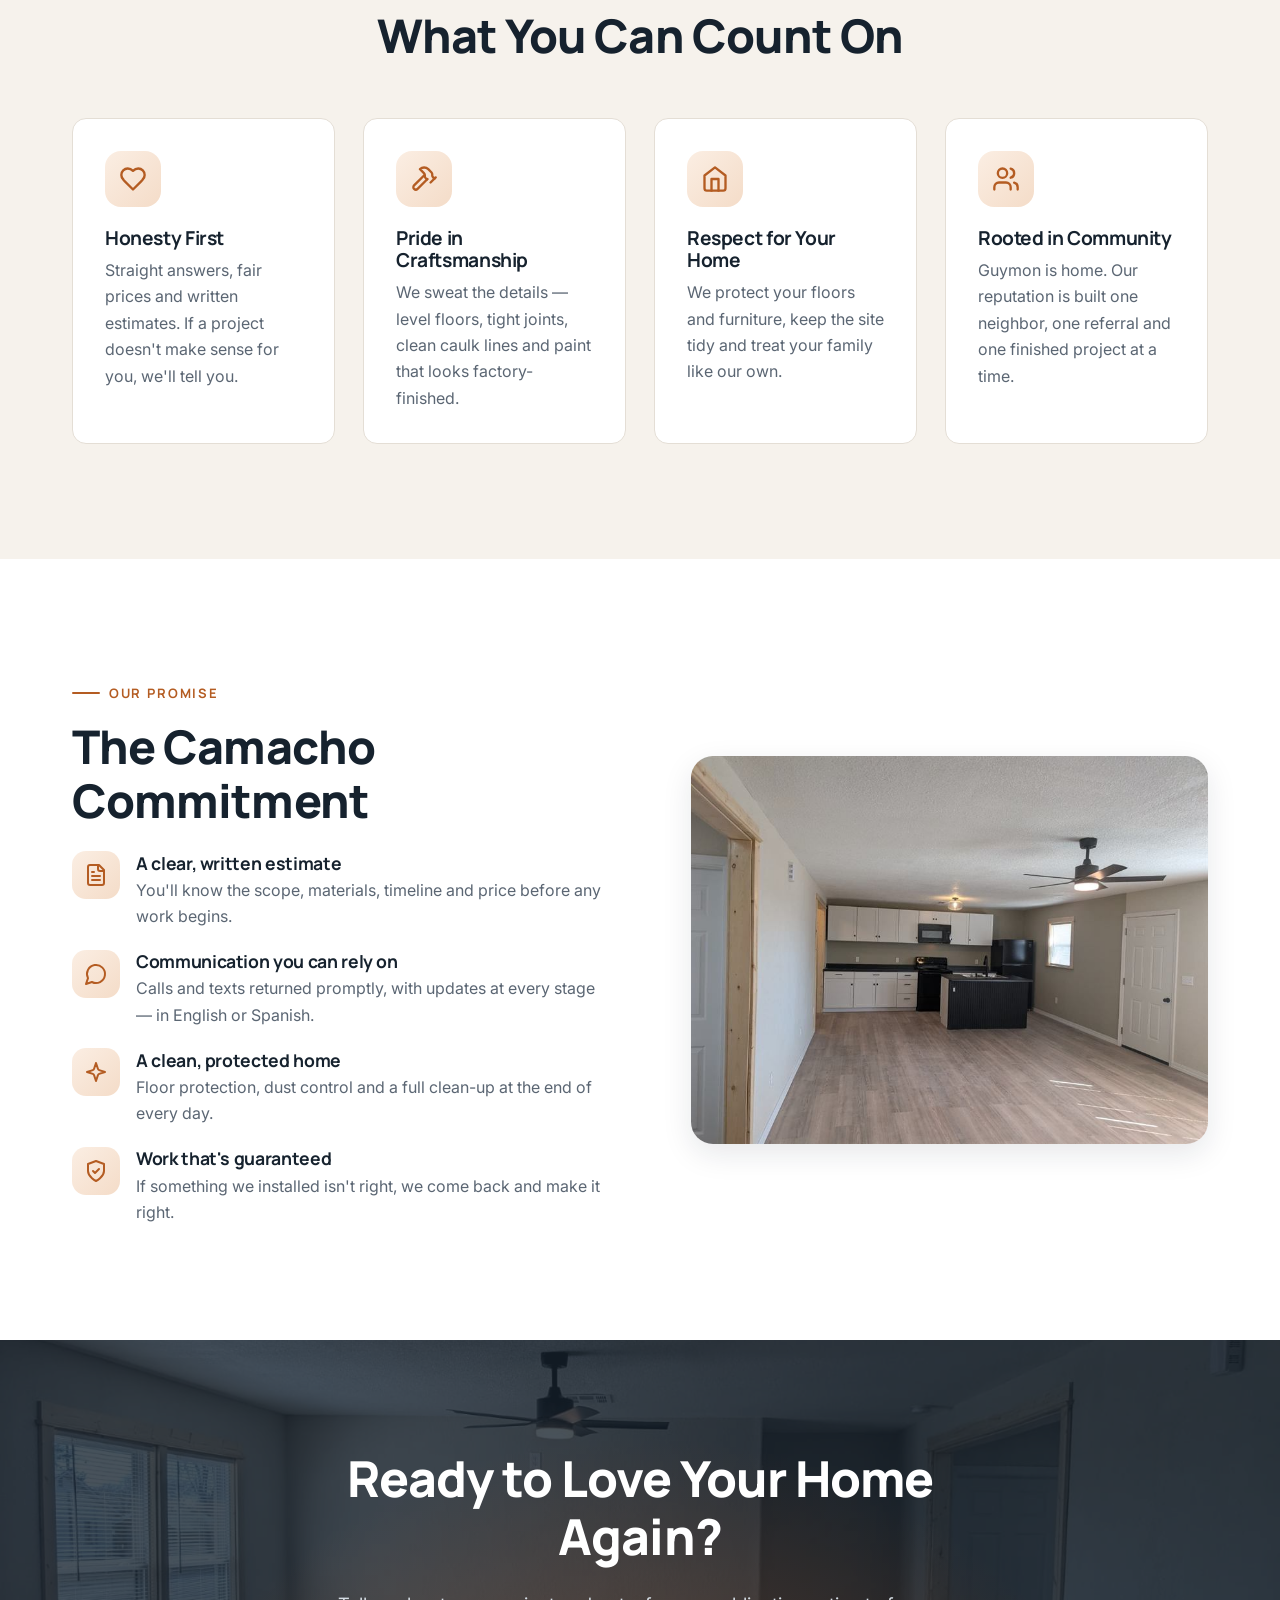
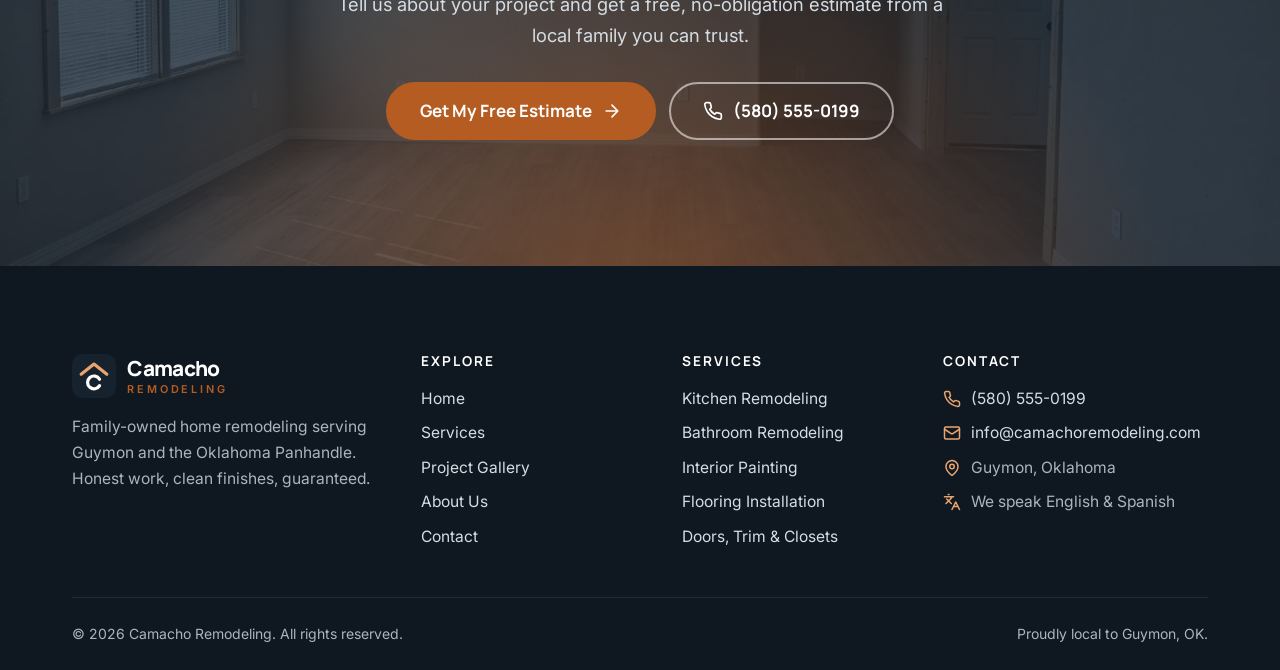
<file: about.html>
<!doctype html>
<html lang="en">
<head>
<meta charset="utf-8">
<meta name="viewport" content="width=device-width, initial-scale=1, viewport-fit=cover">
<title data-i18n="about.title">About Us | Camacho Remodeling — Family-Owned in Guymon, OK</title>
<meta name="description" content="Meet Camacho Remodeling, a bilingual, family-owned remodeling company in Guymon, OK, known for honest work, punctuality and clean, guaranteed finishes." data-i18n-attr="content:about.desc">
<meta name="theme-color" content="#16222E">
<script>document.documentElement.classList.add("js")</script>
<link rel="canonical" href="https://codinventa.github.io/web-camachocraft/about.html">
<link rel="alternate" hreflang="en" href="https://codinventa.github.io/web-camachocraft/about.html">
<link rel="alternate" hreflang="es" href="https://codinventa.github.io/web-camachocraft/about.html?lang=es">
<link rel="alternate" hreflang="x-default" href="https://codinventa.github.io/web-camachocraft/about.html">
<meta property="og:type" content="website">
<meta property="og:site_name" content="Camacho Remodeling">
<meta property="og:title" content="About Us | Camacho Remodeling — Family-Owned in Guymon, OK">
<meta property="og:description" content="Meet Camacho Remodeling, a bilingual, family-owned remodeling company in Guymon, OK, known for honest work, punctuality and clean, guaranteed finishes.">
<meta property="og:url" content="https://codinventa.github.io/web-camachocraft/about.html">
<meta property="og:image" content="https://codinventa.github.io/web-camachocraft/assets/img/tools-workbench.jpg">
<meta property="og:locale" content="en_US">
<meta property="og:locale:alternate" content="es_US">
<meta name="twitter:card" content="summary_large_image">
<link rel="icon" href="assets/img/favicon.svg" type="image/svg+xml">
<link rel="preconnect" href="https://fonts.googleapis.com">
<link rel="preconnect" href="https://fonts.gstatic.com" crossorigin>
<link rel="stylesheet" href="https://fonts.googleapis.com/css2?family=Inter:wght@400;500;600&family=Manrope:wght@600;700;800&display=swap">
<link rel="stylesheet" href="assets/css/styles.css">
</head>
<body>
<a class="skip-link" href="#main" data-i18n="a11y.skip">Skip to content</a>
<header class="site-header">
  <div class="container header-inner">
    <a class="brand" href="index.html" aria-label="Camacho Remodeling — Home" data-i18n-attr="aria-label:a11y.home">
      <svg class="brand-mark" viewBox="0 0 48 48" aria-hidden="true"><rect width="48" height="48" rx="12" fill="#16222E"/><path d="M10 22 24 11l14 11" fill="none" stroke="#EAA56F" stroke-width="3.5" stroke-linecap="round" stroke-linejoin="round"/><path d="M30.06 27.5A7 7 0 1 0 30.06 34.5" fill="none" stroke="#fff" stroke-width="3.5" stroke-linecap="round"/></svg>
      <span class="brand-text"><strong>Camacho</strong><small>Remodeling</small></span>
    </a>
    <nav class="main-nav" id="main-nav" aria-label="Main navigation" data-i18n-attr="aria-label:a11y.mainNav">
      <ul>
          <li><a href="index.html" data-i18n="nav.home">Home</a></li>
          <li><a href="services.html" data-i18n="nav.services">Services</a></li>
          <li><a href="gallery.html" data-i18n="nav.gallery">Project Gallery</a></li>
          <li><a href="about.html" aria-current="page" data-i18n="nav.about">About Us</a></li>
          <li><a href="contact.html" data-i18n="nav.contact">Contact</a></li>
      </ul>
      <a class="btn btn-primary nav-cta" href="contact.html"><span data-i18n="cta.estimateShort">Free Estimate</span></a>
      <p class="nav-drawer-extra"><span data-i18n="nav.callUs">Prefer to talk? Call us:</span> <a href="tel:+15805550199">(580) 555-0199</a></p>
    </nav>
    <div class="header-actions">
      <div class="lang-switch" role="group" aria-label="Language / Idioma">
        <button type="button" data-lang="en" aria-pressed="true" lang="en" title="English">EN</button>
        <button type="button" data-lang="es" aria-pressed="false" lang="es" title="Español">ES</button>
      </div>
      <button class="nav-toggle" type="button" aria-expanded="false" aria-controls="main-nav">
        <span class="bars" aria-hidden="true"></span><span class="sr-only" data-i18n="nav.menu">Menu</span>
      </button>
    </div>
  </div>
</header>
<main id="main">
<section class="page-hero">
  <div class="hero-media"><img src="assets/img/living-room-archway-800.jpg" srcset="assets/img/living-room-archway-800.jpg 800w, assets/img/living-room-archway.jpg 1600w" sizes="100vw" width="1600" height="1204" alt="" role="presentation" fetchpriority="high" decoding="async"></div>
  <div class="container">
    <ol class="breadcrumbs" aria-label="Breadcrumb">
      <li><a href="index.html" data-i18n="nav.home">Home</a></li>
      <li aria-current="page" data-i18n="nav.about">About Us</li>
    </ol>
    <p class="eyebrow" data-i18n="about.hero.eyebrow">Our Story</p>
    <h1 data-i18n="about.hero.title">Family-Owned. Guymon-Proud.</h1>
    <p class="lead" data-i18n="about.hero.lead">We're not a franchise or a call center — we're your neighbors, and we build every project like it's our own home.</p>
  </div>
</section>

<section class="section">
  <div class="container split">
    <div class="split-media reveal">
      <img src="assets/img/tools-workbench-800.jpg" srcset="assets/img/tools-workbench-800.jpg 800w, assets/img/tools-workbench.jpg 1600w" sizes="(max-width: 800px) 100vw, 50vw" width="1600" height="1204" alt="The Camacho Remodeling crew's tools ready for the next job" data-i18n-attr="alt:home.about.alt" loading="lazy" decoding="async">
      <div class="badge-float"><svg viewBox="0 0 24 24" fill="none" stroke="currentColor" stroke-width="2" stroke-linecap="round" stroke-linejoin="round" aria-hidden="true"><path d="m5 8 6 6M4 14l6-6 2-3M2 5h12M7 2h1M22 22l-5-10-5 10M14 18h6"/></svg><span><strong data-i18n="about.badge.t">Bilingual team</strong><span data-i18n="about.badge.d">English &amp; Español</span></span></div>
    </div>
    <div class="reveal">
      <p class="eyebrow" data-i18n="about.story.eyebrow">Who We Are</p>
      <h2 class="h-section" data-i18n="about.story.title">Built on Hard Work and a Handshake</h2>
      <p data-i18n="about.story.p1">Camacho Remodeling is a family-run business based in Guymon, Oklahoma. What started as helping friends and neighbors fix up their homes grew into a full remodeling company — built entirely on word of mouth.</p>
      <p data-i18n="about.story.p2">Today we transform kitchens, bathrooms and entire homes across the Oklahoma Panhandle. Our approach hasn't changed: show up on time, communicate clearly, do the job right the first time, and leave every home cleaner than we found it.</p>
      <blockquote class="quote-block">
        <p style="margin:0" data-i18n="about.quote">“Our last name goes on every project. That's why we never cut corners.”</p>
        <cite data-i18n="about.quote.by">— The Camacho Family</cite>
      </blockquote>
    </div>
  </div>
</section>

<section class="section section--sand">
  <div class="container">
    <div class="section-head section-head--center reveal">
      <p class="eyebrow" data-i18n="about.values.eyebrow">Our Values</p>
      <h2 class="h-section" data-i18n="about.values.title">What You Can Count On</h2>
    </div>
    <div class="grid grid-4">
      <article class="card reveal">
        <div class="icon-badge"><svg viewBox="0 0 24 24" fill="none" stroke="currentColor" stroke-width="2" stroke-linecap="round" stroke-linejoin="round" aria-hidden="true"><path d="M19 14c1.49-1.46 3-3.21 3-5.5A5.5 5.5 0 0 0 16.5 3c-1.76 0-3 .5-4.5 2-1.5-1.5-2.74-2-4.5-2A5.5 5.5 0 0 0 2 8.5c0 2.3 1.5 4.05 3 5.5l7 7Z"/></svg></div>
        <h3 data-i18n="about.v1.title">Honesty First</h3>
        <p data-i18n="about.v1.text">Straight answers, fair prices and written estimates. If a project doesn't make sense for you, we'll tell you.</p>
      </article>
      <article class="card reveal">
        <div class="icon-badge"><svg viewBox="0 0 24 24" fill="none" stroke="currentColor" stroke-width="2" stroke-linecap="round" stroke-linejoin="round" aria-hidden="true"><path d="m15 12-8.5 8.5a2.12 2.12 0 0 1-3-3L12 9"/><path d="M17.64 15 22 10.64"/><path d="m20.91 11.7-1.25-1.25a2 2 0 0 1-.59-1.42V7.83a2 2 0 0 0-.59-1.42l-2.83-2.83a5 5 0 0 0-7.07 0l3.54 3.54a2 2 0 0 1 .59 1.42v1.2a2 2 0 0 0 .59 1.41l1.25 1.25"/></svg></div>
        <h3 data-i18n="about.v2.title">Pride in Craftsmanship</h3>
        <p data-i18n="about.v2.text">We sweat the details — level floors, tight joints, clean caulk lines and paint that looks factory-finished.</p>
      </article>
      <article class="card reveal">
        <div class="icon-badge"><svg viewBox="0 0 24 24" fill="none" stroke="currentColor" stroke-width="2" stroke-linecap="round" stroke-linejoin="round" aria-hidden="true"><path d="m3 9 9-7 9 7v11a2 2 0 0 1-2 2H5a2 2 0 0 1-2-2z"/><path d="M9 22V12h6v10"/></svg></div>
        <h3 data-i18n="about.v3.title">Respect for Your Home</h3>
        <p data-i18n="about.v3.text">We protect your floors and furniture, keep the site tidy and treat your family like our own.</p>
      </article>
      <article class="card reveal">
        <div class="icon-badge"><svg viewBox="0 0 24 24" fill="none" stroke="currentColor" stroke-width="2" stroke-linecap="round" stroke-linejoin="round" aria-hidden="true"><path d="M16 21v-2a4 4 0 0 0-4-4H6a4 4 0 0 0-4 4v2"/><circle cx="9" cy="7" r="4"/><path d="M22 21v-2a4 4 0 0 0-3-3.87"/><path d="M16 3.13a4 4 0 0 1 0 7.75"/></svg></div>
        <h3 data-i18n="about.v4.title">Rooted in Community</h3>
        <p data-i18n="about.v4.text">Guymon is home. Our reputation is built one neighbor, one referral and one finished project at a time.</p>
      </article>
    </div>
  </div>
</section>

<section class="section">
  <div class="container split split--reverse">
    <div class="split-media reveal">
      <img src="assets/img/kitchen-open-concept-800.jpg" srcset="assets/img/kitchen-open-concept-800.jpg 800w, assets/img/kitchen-open-concept.jpg 1600w" sizes="(max-width: 800px) 100vw, 50vw" width="1600" height="1204" alt="" role="presentation" loading="lazy" decoding="async">
    </div>
    <div class="reveal">
      <p class="eyebrow" data-i18n="about.promise.eyebrow">Our Promise</p>
      <h2 class="h-section" data-i18n="about.promise.title">The Camacho Commitment</h2>
      <ul class="values-list">
        <li><div class="icon-badge"><svg viewBox="0 0 24 24" fill="none" stroke="currentColor" stroke-width="2" stroke-linecap="round" stroke-linejoin="round" aria-hidden="true"><path d="M15 2H6a2 2 0 0 0-2 2v16a2 2 0 0 0 2 2h12a2 2 0 0 0 2-2V7Z"/><path d="M14 2v4a2 2 0 0 0 2 2h4M16 13H8M16 17H8M10 9H8"/></svg></div><div><h3 data-i18n="about.c1.t">A clear, written estimate</h3><p data-i18n="about.c1.d">You'll know the scope, materials, timeline and price before any work begins.</p></div></li>
        <li><div class="icon-badge"><svg viewBox="0 0 24 24" fill="none" stroke="currentColor" stroke-width="2" stroke-linecap="round" stroke-linejoin="round" aria-hidden="true"><path d="M7.9 20A9 9 0 1 0 4 16.1L2 22Z"/></svg></div><div><h3 data-i18n="about.c2.t">Communication you can rely on</h3><p data-i18n="about.c2.d">Calls and texts returned promptly, with updates at every stage — in English or Spanish.</p></div></li>
        <li><div class="icon-badge"><svg viewBox="0 0 24 24" fill="none" stroke="currentColor" stroke-width="2" stroke-linecap="round" stroke-linejoin="round" aria-hidden="true"><path d="m12 3-1.9 5.8a2 2 0 0 1-1.3 1.3L3 12l5.8 1.9a2 2 0 0 1 1.3 1.3L12 21l1.9-5.8a2 2 0 0 1 1.3-1.3L21 12l-5.8-1.9a2 2 0 0 1-1.3-1.3Z"/></svg></div><div><h3 data-i18n="about.c3.t">A clean, protected home</h3><p data-i18n="about.c3.d">Floor protection, dust control and a full clean-up at the end of every day.</p></div></li>
        <li><div class="icon-badge"><svg viewBox="0 0 24 24" fill="none" stroke="currentColor" stroke-width="2" stroke-linecap="round" stroke-linejoin="round" aria-hidden="true"><path d="M12 22s8-4 8-10V5l-8-3-8 3v7c0 6 8 10 8 10"/><path d="m9 12 2 2 4-4"/></svg></div><div><h3 data-i18n="about.c4.t">Work that's guaranteed</h3><p data-i18n="about.c4.d">If something we installed isn't right, we come back and make it right.</p></div></li>
      </ul>
    </div>
  </div>
</section>

<section class="cta-band">
  <div class="container">
    <h2 data-i18n="ctaBand.title">Ready to Love Your Home Again?</h2>
    <p data-i18n="ctaBand.text">Tell us about your project and get a free, no-obligation estimate from a local family you can trust.</p>
    <div class="hero-ctas">
      <a class="btn btn-lg" href="contact.html"><span data-i18n="cta.estimate">Get My Free Estimate</span> <svg viewBox="0 0 24 24" fill="none" stroke="currentColor" stroke-width="2" stroke-linecap="round" stroke-linejoin="round" aria-hidden="true"><path d="M5 12h14M12 5l7 7-7 7"/></svg></a>
      <a class="btn btn-lg btn-ghost" href="tel:+15805550199"><svg viewBox="0 0 24 24" fill="none" stroke="currentColor" stroke-width="2" stroke-linecap="round" stroke-linejoin="round" aria-hidden="true"><path d="M22 16.92v3a2 2 0 0 1-2.18 2 19.79 19.79 0 0 1-8.63-3.07 19.5 19.5 0 0 1-6-6 19.79 19.79 0 0 1-3.07-8.67A2 2 0 0 1 4.11 2h3a2 2 0 0 1 2 1.72c.13.96.36 1.9.7 2.81a2 2 0 0 1-.45 2.11L8.09 9.91a16 16 0 0 0 6 6l1.27-1.27a2 2 0 0 1 2.11-.45c.91.34 1.85.57 2.81.7A2 2 0 0 1 22 16.92z"/></svg> (580) 555-0199</a>
    </div>
  </div>
</section>

</main>
<footer class="site-footer">
  <div class="container">
    <div class="footer-grid">
      <div>
        <a class="brand" href="index.html" aria-label="Camacho Remodeling"><svg class="brand-mark" viewBox="0 0 48 48" aria-hidden="true"><rect width="48" height="48" rx="12" fill="#16222E"/><path d="M10 22 24 11l14 11" fill="none" stroke="#EAA56F" stroke-width="3.5" stroke-linecap="round" stroke-linejoin="round"/><path d="M30.06 27.5A7 7 0 1 0 30.06 34.5" fill="none" stroke="#fff" stroke-width="3.5" stroke-linecap="round"/></svg><span class="brand-text"><strong>Camacho</strong><small>Remodeling</small></span></a>
        <p data-i18n="footer.blurb">Family-owned home remodeling serving Guymon and the Oklahoma Panhandle. Honest work, clean finishes, guaranteed.</p>
      </div>
      <nav aria-label="Footer">
        <h3 data-i18n="footer.explore">Explore</h3>
        <ul>
          <li><a href="index.html" data-i18n="nav.home">Home</a></li>
          <li><a href="services.html" data-i18n="nav.services">Services</a></li>
          <li><a href="gallery.html" data-i18n="nav.gallery">Project Gallery</a></li>
          <li><a href="about.html" data-i18n="nav.about">About Us</a></li>
          <li><a href="contact.html" data-i18n="nav.contact">Contact</a></li>
        </ul>
      </nav>
      <div>
        <h3 data-i18n="footer.services">Services</h3>
        <ul>
          <li><a href="services.html#kitchens" data-i18n="footer.s.kitchens">Kitchen Remodeling</a></li>
          <li><a href="services.html#bathrooms" data-i18n="footer.s.bathrooms">Bathroom Remodeling</a></li>
          <li><a href="services.html#painting" data-i18n="footer.s.painting">Interior Painting</a></li>
          <li><a href="services.html#flooring" data-i18n="footer.s.flooring">Flooring Installation</a></li>
          <li><a href="services.html#carpentry" data-i18n="footer.s.carpentry">Doors, Trim & Closets</a></li>
        </ul>
      </div>
      <div>
        <h3 data-i18n="footer.contact">Contact</h3>
        <ul class="footer-contact">
          <li><svg viewBox="0 0 24 24" fill="none" stroke="currentColor" stroke-width="2" stroke-linecap="round" stroke-linejoin="round" aria-hidden="true"><path d="M22 16.92v3a2 2 0 0 1-2.18 2 19.79 19.79 0 0 1-8.63-3.07 19.5 19.5 0 0 1-6-6 19.79 19.79 0 0 1-3.07-8.67A2 2 0 0 1 4.11 2h3a2 2 0 0 1 2 1.72c.13.96.36 1.9.7 2.81a2 2 0 0 1-.45 2.11L8.09 9.91a16 16 0 0 0 6 6l1.27-1.27a2 2 0 0 1 2.11-.45c.91.34 1.85.57 2.81.7A2 2 0 0 1 22 16.92z"/></svg><a href="tel:+15805550199">(580) 555-0199</a></li>
          <li><svg viewBox="0 0 24 24" fill="none" stroke="currentColor" stroke-width="2" stroke-linecap="round" stroke-linejoin="round" aria-hidden="true"><rect width="20" height="16" x="2" y="4" rx="2"/><path d="m22 7-8.97 5.7a1.94 1.94 0 0 1-2.06 0L2 7"/></svg><a href="mailto:info@camachoremodeling.com">info@camachoremodeling.com</a></li>
          <li><svg viewBox="0 0 24 24" fill="none" stroke="currentColor" stroke-width="2" stroke-linecap="round" stroke-linejoin="round" aria-hidden="true"><path d="M20 10c0 6-8 12-8 12s-8-6-8-12a8 8 0 0 1 16 0Z"/><circle cx="12" cy="10" r="3"/></svg><span>Guymon, Oklahoma</span></li>
          <li><svg viewBox="0 0 24 24" fill="none" stroke="currentColor" stroke-width="2" stroke-linecap="round" stroke-linejoin="round" aria-hidden="true"><path d="m5 8 6 6M4 14l6-6 2-3M2 5h12M7 2h1M22 22l-5-10-5 10M14 18h6"/></svg><span data-i18n="footer.bilingual">We speak English &amp; Spanish</span></li>
        </ul>
      </div>
    </div>
    <div class="footer-bottom">
      <span>© <span data-year>2026</span> Camacho Remodeling. <span data-i18n="footer.rights">All rights reserved.</span></span>
      <span data-i18n="footer.made">Proudly local to Guymon, OK.</span>
    </div>
  </div>
</footer>

<div class="mobile-bar" aria-label="Quick actions">
  <a class="btn btn-outline" href="tel:+15805550199"><svg viewBox="0 0 24 24" fill="none" stroke="currentColor" stroke-width="2" stroke-linecap="round" stroke-linejoin="round" aria-hidden="true"><path d="M22 16.92v3a2 2 0 0 1-2.18 2 19.79 19.79 0 0 1-8.63-3.07 19.5 19.5 0 0 1-6-6 19.79 19.79 0 0 1-3.07-8.67A2 2 0 0 1 4.11 2h3a2 2 0 0 1 2 1.72c.13.96.36 1.9.7 2.81a2 2 0 0 1-.45 2.11L8.09 9.91a16 16 0 0 0 6 6l1.27-1.27a2 2 0 0 1 2.11-.45c.91.34 1.85.57 2.81.7A2 2 0 0 1 22 16.92z"/></svg> <span data-i18n="cta.call">Call</span></a>
  <a class="btn" href="contact.html"><span data-i18n="cta.estimateShort">Free Estimate</span></a>
</div>

<script src="assets/js/config.js"></script>
<script src="assets/js/i18n.js"></script>
<script src="assets/js/main.js"></script>
</body>
</html>
</file>
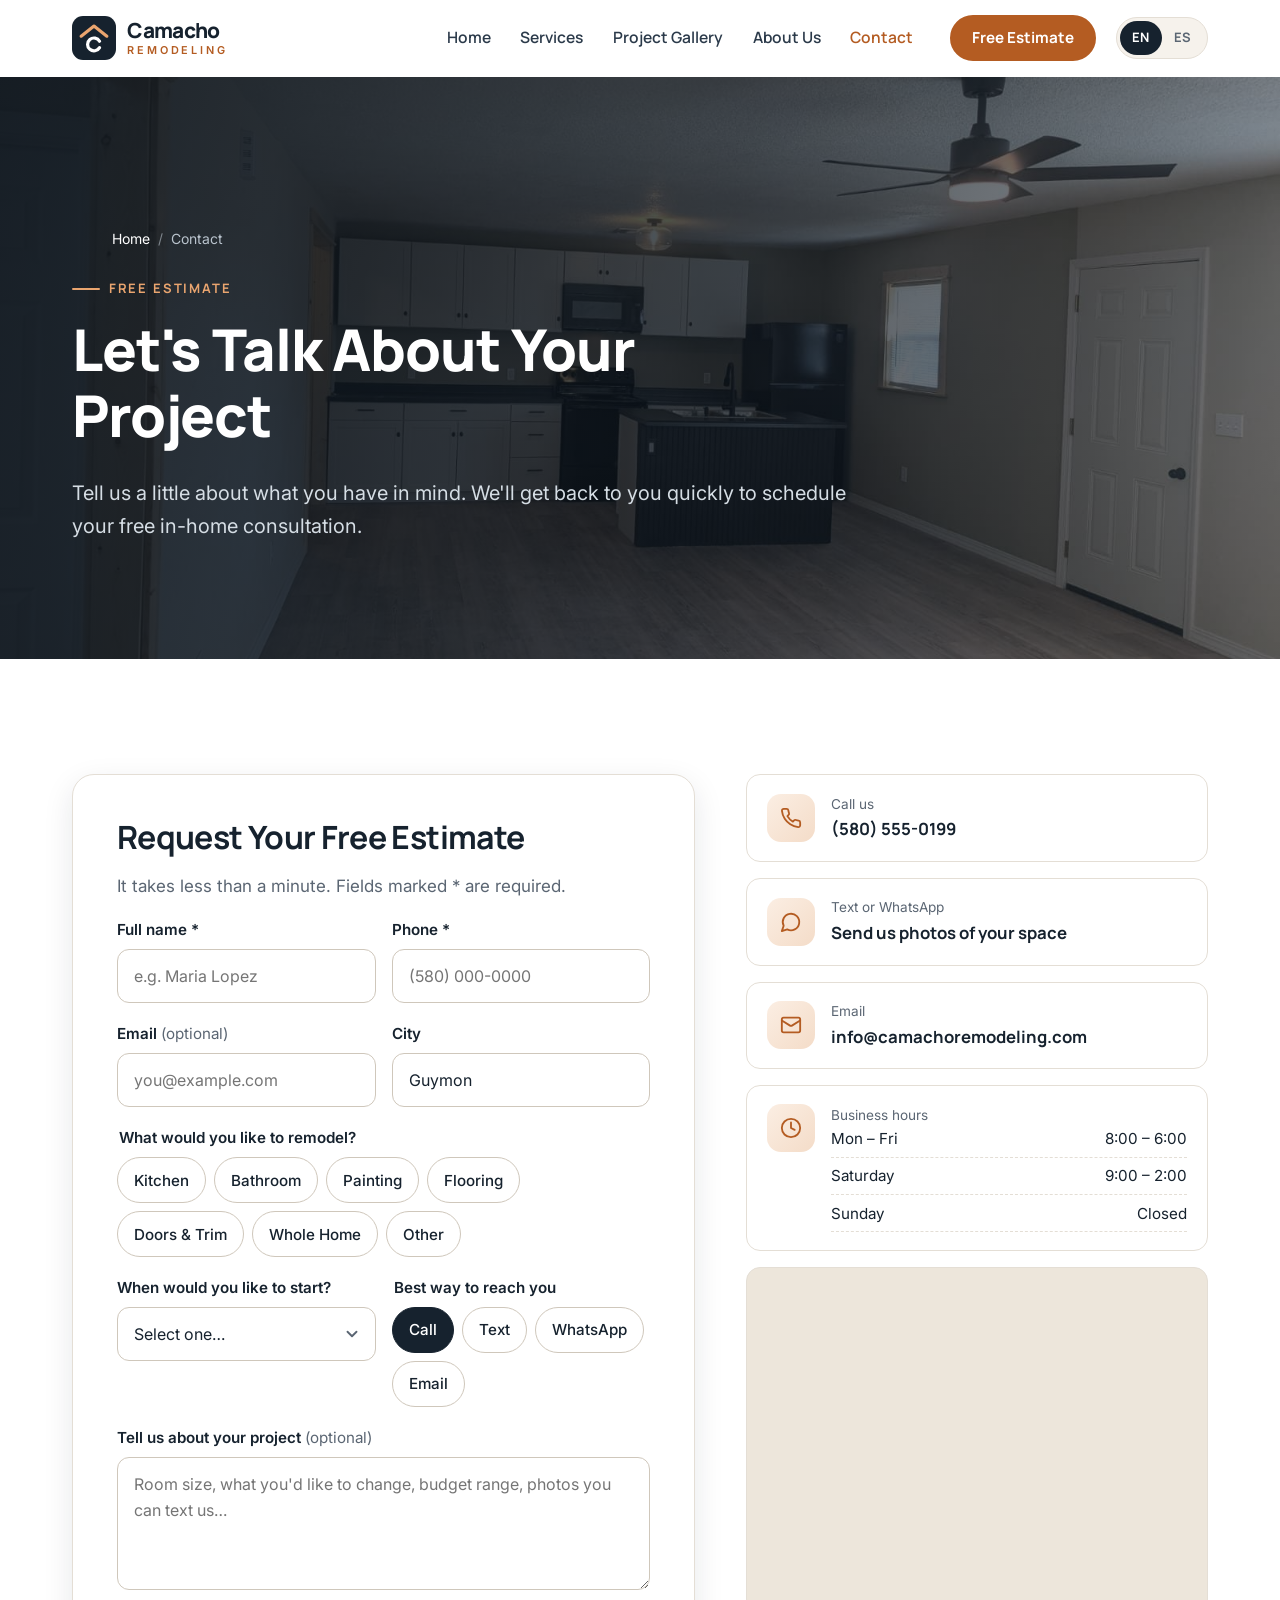
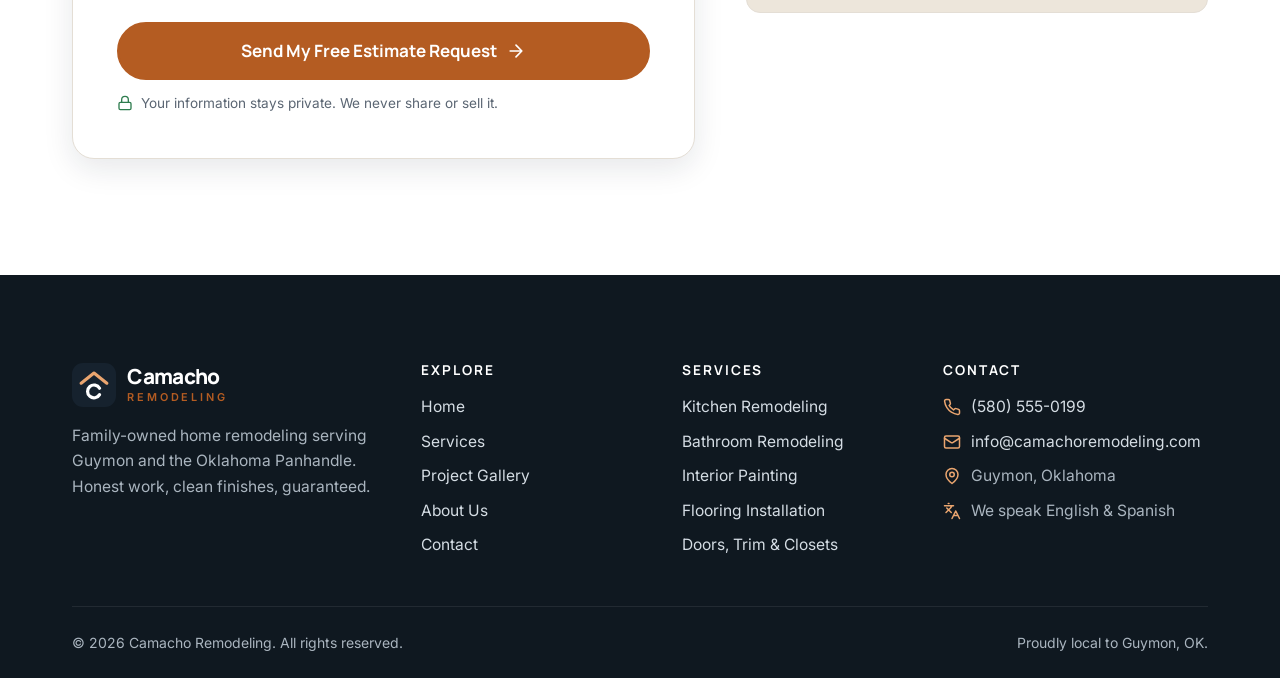
<file: contact.html>
<!doctype html>
<html lang="en">
<head>
<meta charset="utf-8">
<meta name="viewport" content="width=device-width, initial-scale=1, viewport-fit=cover">
<title data-i18n="contact.title">Free Estimate | Contact Camacho Remodeling — Guymon, OK</title>
<meta name="description" content="Request your free, no-obligation remodeling estimate in Guymon, OK. Call, text, WhatsApp or send us your project details online. Hablamos español." data-i18n-attr="content:contact.desc">
<meta name="theme-color" content="#16222E">
<script>document.documentElement.classList.add("js")</script>
<link rel="canonical" href="https://codinventa.github.io/web-camachocraft/contact.html">
<link rel="alternate" hreflang="en" href="https://codinventa.github.io/web-camachocraft/contact.html">
<link rel="alternate" hreflang="es" href="https://codinventa.github.io/web-camachocraft/contact.html?lang=es">
<link rel="alternate" hreflang="x-default" href="https://codinventa.github.io/web-camachocraft/contact.html">
<meta property="og:type" content="website">
<meta property="og:site_name" content="Camacho Remodeling">
<meta property="og:title" content="Free Estimate | Contact Camacho Remodeling — Guymon, OK">
<meta property="og:description" content="Request your free, no-obligation remodeling estimate in Guymon, OK. Call, text, WhatsApp or send us your project details online. Hablamos español.">
<meta property="og:url" content="https://codinventa.github.io/web-camachocraft/contact.html">
<meta property="og:image" content="https://codinventa.github.io/web-camachocraft/assets/img/kitchen-open-concept.jpg">
<meta property="og:locale" content="en_US">
<meta property="og:locale:alternate" content="es_US">
<meta name="twitter:card" content="summary_large_image">
<link rel="icon" href="assets/img/favicon.svg" type="image/svg+xml">
<link rel="preconnect" href="https://fonts.googleapis.com">
<link rel="preconnect" href="https://fonts.gstatic.com" crossorigin>
<link rel="stylesheet" href="https://fonts.googleapis.com/css2?family=Inter:wght@400;500;600&family=Manrope:wght@600;700;800&display=swap">
<link rel="stylesheet" href="assets/css/styles.css">
</head>
<body>
<a class="skip-link" href="#main" data-i18n="a11y.skip">Skip to content</a>
<header class="site-header">
  <div class="container header-inner">
    <a class="brand" href="index.html" aria-label="Camacho Remodeling — Home" data-i18n-attr="aria-label:a11y.home">
      <svg class="brand-mark" viewBox="0 0 48 48" aria-hidden="true"><rect width="48" height="48" rx="12" fill="#16222E"/><path d="M10 22 24 11l14 11" fill="none" stroke="#EAA56F" stroke-width="3.5" stroke-linecap="round" stroke-linejoin="round"/><path d="M30.06 27.5A7 7 0 1 0 30.06 34.5" fill="none" stroke="#fff" stroke-width="3.5" stroke-linecap="round"/></svg>
      <span class="brand-text"><strong>Camacho</strong><small>Remodeling</small></span>
    </a>
    <nav class="main-nav" id="main-nav" aria-label="Main navigation" data-i18n-attr="aria-label:a11y.mainNav">
      <ul>
          <li><a href="index.html" data-i18n="nav.home">Home</a></li>
          <li><a href="services.html" data-i18n="nav.services">Services</a></li>
          <li><a href="gallery.html" data-i18n="nav.gallery">Project Gallery</a></li>
          <li><a href="about.html" data-i18n="nav.about">About Us</a></li>
          <li><a href="contact.html" aria-current="page" data-i18n="nav.contact">Contact</a></li>
      </ul>
      <a class="btn btn-primary nav-cta" href="contact.html"><span data-i18n="cta.estimateShort">Free Estimate</span></a>
      <p class="nav-drawer-extra"><span data-i18n="nav.callUs">Prefer to talk? Call us:</span> <a href="tel:+15805550199">(580) 555-0199</a></p>
    </nav>
    <div class="header-actions">
      <div class="lang-switch" role="group" aria-label="Language / Idioma">
        <button type="button" data-lang="en" aria-pressed="true" lang="en" title="English">EN</button>
        <button type="button" data-lang="es" aria-pressed="false" lang="es" title="Español">ES</button>
      </div>
      <button class="nav-toggle" type="button" aria-expanded="false" aria-controls="main-nav">
        <span class="bars" aria-hidden="true"></span><span class="sr-only" data-i18n="nav.menu">Menu</span>
      </button>
    </div>
  </div>
</header>
<main id="main">
<section class="page-hero">
  <div class="hero-media"><img src="assets/img/kitchen-open-concept-800.jpg" srcset="assets/img/kitchen-open-concept-800.jpg 800w, assets/img/kitchen-open-concept.jpg 1600w" sizes="100vw" width="1600" height="1204" alt="" role="presentation" fetchpriority="high" decoding="async"></div>
  <div class="container">
    <ol class="breadcrumbs" aria-label="Breadcrumb">
      <li><a href="index.html" data-i18n="nav.home">Home</a></li>
      <li aria-current="page" data-i18n="nav.contact">Contact</li>
    </ol>
    <p class="eyebrow" data-i18n="contact.hero.eyebrow">Free Estimate</p>
    <h1 data-i18n="contact.hero.title">Let's Talk About Your Project</h1>
    <p class="lead" data-i18n="contact.hero.lead">Tell us a little about what you have in mind. We'll get back to you quickly to schedule your free in-home consultation.</p>
  </div>
</section>

<section class="section">
  <div class="container contact-layout">
    <div class="form-card reveal" id="estimate">
      <h2 data-i18n="form.title">Request Your Free Estimate</h2>
      <p data-i18n="form.intro">It takes less than a minute. Fields marked * are required.</p>
      <form id="estimate-form" novalidate>
        <div class="form-grid">
          <div class="field">
            <label for="f-name"><span data-i18n="form.name">Full name</span> *</label>
            <input id="f-name" name="name" type="text" autocomplete="name" required enterkeyhint="next" placeholder="e.g. Maria Lopez" data-i18n-attr="placeholder:form.name.ph">
          </div>
          <div class="field">
            <label for="f-phone"><span data-i18n="form.phone">Phone</span> *</label>
            <input id="f-phone" name="phone" type="tel" inputmode="tel" autocomplete="tel" required enterkeyhint="next" placeholder="(580) 000-0000" pattern="(?:\D*\d){7,}\D*">
          </div>
          <div class="field">
            <label for="f-email"><span data-i18n="form.email">Email</span> <span class="opt" data-i18n="form.optional">(optional)</span></label>
            <input id="f-email" name="email" type="email" inputmode="email" autocomplete="email" enterkeyhint="next" placeholder="you@example.com" data-i18n-attr="placeholder:form.email.ph">
          </div>
          <div class="field">
            <label for="f-city"><span data-i18n="form.city">City</span></label>
            <input id="f-city" name="city" type="text" autocomplete="address-level2" value="Guymon" enterkeyhint="next">
          </div>
          <fieldset class="field full">
            <legend data-i18n="form.project">What would you like to remodel?</legend>
            <div class="pill-options">
              <label><input type="checkbox" name="service" value="kitchens"><span data-i18n="form.svc.kitchen">Kitchen</span></label>
              <label><input type="checkbox" name="service" value="bathrooms"><span data-i18n="form.svc.bath">Bathroom</span></label>
              <label><input type="checkbox" name="service" value="painting"><span data-i18n="form.svc.paint">Painting</span></label>
              <label><input type="checkbox" name="service" value="flooring"><span data-i18n="form.svc.floor">Flooring</span></label>
              <label><input type="checkbox" name="service" value="carpentry"><span data-i18n="form.svc.carp">Doors &amp; Trim</span></label>
              <label><input type="checkbox" name="service" value="whole-home"><span data-i18n="form.svc.whole">Whole Home</span></label>
              <label><input type="checkbox" name="service" value="other"><span data-i18n="form.svc.other">Other</span></label>
            </div>
          </fieldset>
          <div class="field">
            <label for="f-time"><span data-i18n="form.timeline">When would you like to start?</span></label>
            <select id="f-time" name="timeline">
              <option value="" data-i18n="form.time.pick">Select one…</option>
              <option value="ASAP" data-i18n="form.time.asap">As soon as possible</option>
              <option value="1-3 months" data-i18n="form.time.1to3">In 1–3 months</option>
              <option value="3-6 months" data-i18n="form.time.3to6">In 3–6 months</option>
              <option value="Just planning" data-i18n="form.time.plan">Just planning / getting ideas</option>
            </select>
          </div>
          <fieldset class="field">
            <legend data-i18n="form.pref">Best way to reach you</legend>
            <div class="pill-options">
              <label><input type="radio" name="contact_pref" value="Call" checked><span data-i18n="form.pref.call">Call</span></label>
              <label><input type="radio" name="contact_pref" value="Text"><span data-i18n="form.pref.text">Text</span></label>
              <label><input type="radio" name="contact_pref" value="WhatsApp"><span data-i18n="form.pref.wa">WhatsApp</span></label>
              <label><input type="radio" name="contact_pref" value="Email"><span data-i18n="form.pref.email">Email</span></label>
            </div>
          </fieldset>
          <div class="field full">
            <label for="f-msg"><span data-i18n="form.message">Tell us about your project</span> <span class="opt" data-i18n="form.optional">(optional)</span></label>
            <textarea id="f-msg" name="message" rows="4" enterkeyhint="send" placeholder="Room size, what you'd like to change, budget range, photos you can text us…" data-i18n-attr="placeholder:form.message.ph"></textarea>
          </div>
          <div class="hp-field" aria-hidden="true"><label>Leave empty <input type="text" name="_gotcha" tabindex="-1" autocomplete="off"></label></div>
        </div>
        <div class="form-foot">
          <button class="btn btn-lg btn-block" type="submit"><span data-i18n="form.submit">Send My Free Estimate Request</span> <svg viewBox="0 0 24 24" fill="none" stroke="currentColor" stroke-width="2" stroke-linecap="round" stroke-linejoin="round" aria-hidden="true"><path d="M5 12h14M12 5l7 7-7 7"/></svg></button>
          <small><svg viewBox="0 0 24 24" fill="none" stroke="currentColor" stroke-width="2" stroke-linecap="round" stroke-linejoin="round" aria-hidden="true"><rect width="18" height="11" x="3" y="11" rx="2"/><path d="M7 11V7a5 5 0 0 1 10 0v4"/></svg><span data-i18n="form.privacy">Your information stays private. We never share or sell it.</span></small>
        </div>
        <div class="form-status" role="status" aria-live="polite"></div>
      </form>
      
    </div>

    <aside class="contact-side reveal">
      <a class="contact-item" href="tel:+15805550199">
        <div class="icon-badge"><svg viewBox="0 0 24 24" fill="none" stroke="currentColor" stroke-width="2" stroke-linecap="round" stroke-linejoin="round" aria-hidden="true"><path d="M22 16.92v3a2 2 0 0 1-2.18 2 19.79 19.79 0 0 1-8.63-3.07 19.5 19.5 0 0 1-6-6 19.79 19.79 0 0 1-3.07-8.67A2 2 0 0 1 4.11 2h3a2 2 0 0 1 2 1.72c.13.96.36 1.9.7 2.81a2 2 0 0 1-.45 2.11L8.09 9.91a16 16 0 0 0 6 6l1.27-1.27a2 2 0 0 1 2.11-.45c.91.34 1.85.57 2.81.7A2 2 0 0 1 22 16.92z"/></svg></div>
        <div><small data-i18n="contact.call">Call us</small><strong>(580) 555-0199</strong></div>
      </a>
      <a class="contact-item" href="https://wa.me/15805550199" target="_blank" rel="noopener">
        <div class="icon-badge"><svg viewBox="0 0 24 24" fill="none" stroke="currentColor" stroke-width="2" stroke-linecap="round" stroke-linejoin="round" aria-hidden="true"><path d="M7.9 20A9 9 0 1 0 4 16.1L2 22Z"/></svg></div>
        <div><small data-i18n="contact.wa">Text or WhatsApp</small><strong data-i18n="contact.wa.cta">Send us photos of your space</strong></div>
      </a>
      <a class="contact-item" href="mailto:info@camachoremodeling.com">
        <div class="icon-badge"><svg viewBox="0 0 24 24" fill="none" stroke="currentColor" stroke-width="2" stroke-linecap="round" stroke-linejoin="round" aria-hidden="true"><rect width="20" height="16" x="2" y="4" rx="2"/><path d="m22 7-8.97 5.7a1.94 1.94 0 0 1-2.06 0L2 7"/></svg></div>
        <div><small data-i18n="contact.email">Email</small><strong>info@camachoremodeling.com</strong></div>
      </a>
      <div class="contact-item" style="align-items:flex-start">
        <div class="icon-badge"><svg viewBox="0 0 24 24" fill="none" stroke="currentColor" stroke-width="2" stroke-linecap="round" stroke-linejoin="round" aria-hidden="true"><circle cx="12" cy="12" r="10"/><path d="M12 6v6l4 2"/></svg></div>
        <div style="flex:1">
          <small data-i18n="contact.hours">Business hours</small>
          <ul class="hours">
            <li><span data-i18n="contact.h.wk">Mon – Fri</span><span>8:00 – 6:00</span></li>
            <li><span data-i18n="contact.h.sat">Saturday</span><span>9:00 – 2:00</span></li>
            <li><span data-i18n="contact.h.sun">Sunday</span><span data-i18n="contact.h.closed">Closed</span></li>
          </ul>
        </div>
      </div>
      <div class="map-embed">
        <iframe src="https://www.google.com/maps?q=Guymon,+OK&amp;z=12&amp;output=embed" loading="lazy" referrerpolicy="no-referrer-when-downgrade" title="Map of Guymon, Oklahoma" data-i18n-attr="title:contact.map"></iframe>
      </div>
    </aside>
  </div>
</section>
</main>
<footer class="site-footer">
  <div class="container">
    <div class="footer-grid">
      <div>
        <a class="brand" href="index.html" aria-label="Camacho Remodeling"><svg class="brand-mark" viewBox="0 0 48 48" aria-hidden="true"><rect width="48" height="48" rx="12" fill="#16222E"/><path d="M10 22 24 11l14 11" fill="none" stroke="#EAA56F" stroke-width="3.5" stroke-linecap="round" stroke-linejoin="round"/><path d="M30.06 27.5A7 7 0 1 0 30.06 34.5" fill="none" stroke="#fff" stroke-width="3.5" stroke-linecap="round"/></svg><span class="brand-text"><strong>Camacho</strong><small>Remodeling</small></span></a>
        <p data-i18n="footer.blurb">Family-owned home remodeling serving Guymon and the Oklahoma Panhandle. Honest work, clean finishes, guaranteed.</p>
      </div>
      <nav aria-label="Footer">
        <h3 data-i18n="footer.explore">Explore</h3>
        <ul>
          <li><a href="index.html" data-i18n="nav.home">Home</a></li>
          <li><a href="services.html" data-i18n="nav.services">Services</a></li>
          <li><a href="gallery.html" data-i18n="nav.gallery">Project Gallery</a></li>
          <li><a href="about.html" data-i18n="nav.about">About Us</a></li>
          <li><a href="contact.html" data-i18n="nav.contact">Contact</a></li>
        </ul>
      </nav>
      <div>
        <h3 data-i18n="footer.services">Services</h3>
        <ul>
          <li><a href="services.html#kitchens" data-i18n="footer.s.kitchens">Kitchen Remodeling</a></li>
          <li><a href="services.html#bathrooms" data-i18n="footer.s.bathrooms">Bathroom Remodeling</a></li>
          <li><a href="services.html#painting" data-i18n="footer.s.painting">Interior Painting</a></li>
          <li><a href="services.html#flooring" data-i18n="footer.s.flooring">Flooring Installation</a></li>
          <li><a href="services.html#carpentry" data-i18n="footer.s.carpentry">Doors, Trim & Closets</a></li>
        </ul>
      </div>
      <div>
        <h3 data-i18n="footer.contact">Contact</h3>
        <ul class="footer-contact">
          <li><svg viewBox="0 0 24 24" fill="none" stroke="currentColor" stroke-width="2" stroke-linecap="round" stroke-linejoin="round" aria-hidden="true"><path d="M22 16.92v3a2 2 0 0 1-2.18 2 19.79 19.79 0 0 1-8.63-3.07 19.5 19.5 0 0 1-6-6 19.79 19.79 0 0 1-3.07-8.67A2 2 0 0 1 4.11 2h3a2 2 0 0 1 2 1.72c.13.96.36 1.9.7 2.81a2 2 0 0 1-.45 2.11L8.09 9.91a16 16 0 0 0 6 6l1.27-1.27a2 2 0 0 1 2.11-.45c.91.34 1.85.57 2.81.7A2 2 0 0 1 22 16.92z"/></svg><a href="tel:+15805550199">(580) 555-0199</a></li>
          <li><svg viewBox="0 0 24 24" fill="none" stroke="currentColor" stroke-width="2" stroke-linecap="round" stroke-linejoin="round" aria-hidden="true"><rect width="20" height="16" x="2" y="4" rx="2"/><path d="m22 7-8.97 5.7a1.94 1.94 0 0 1-2.06 0L2 7"/></svg><a href="mailto:info@camachoremodeling.com">info@camachoremodeling.com</a></li>
          <li><svg viewBox="0 0 24 24" fill="none" stroke="currentColor" stroke-width="2" stroke-linecap="round" stroke-linejoin="round" aria-hidden="true"><path d="M20 10c0 6-8 12-8 12s-8-6-8-12a8 8 0 0 1 16 0Z"/><circle cx="12" cy="10" r="3"/></svg><span>Guymon, Oklahoma</span></li>
          <li><svg viewBox="0 0 24 24" fill="none" stroke="currentColor" stroke-width="2" stroke-linecap="round" stroke-linejoin="round" aria-hidden="true"><path d="m5 8 6 6M4 14l6-6 2-3M2 5h12M7 2h1M22 22l-5-10-5 10M14 18h6"/></svg><span data-i18n="footer.bilingual">We speak English &amp; Spanish</span></li>
        </ul>
      </div>
    </div>
    <div class="footer-bottom">
      <span>© <span data-year>2026</span> Camacho Remodeling. <span data-i18n="footer.rights">All rights reserved.</span></span>
      <span data-i18n="footer.made">Proudly local to Guymon, OK.</span>
    </div>
  </div>
</footer>

<div class="mobile-bar" aria-label="Quick actions">
  <a class="btn btn-outline" href="tel:+15805550199"><svg viewBox="0 0 24 24" fill="none" stroke="currentColor" stroke-width="2" stroke-linecap="round" stroke-linejoin="round" aria-hidden="true"><path d="M22 16.92v3a2 2 0 0 1-2.18 2 19.79 19.79 0 0 1-8.63-3.07 19.5 19.5 0 0 1-6-6 19.79 19.79 0 0 1-3.07-8.67A2 2 0 0 1 4.11 2h3a2 2 0 0 1 2 1.72c.13.96.36 1.9.7 2.81a2 2 0 0 1-.45 2.11L8.09 9.91a16 16 0 0 0 6 6l1.27-1.27a2 2 0 0 1 2.11-.45c.91.34 1.85.57 2.81.7A2 2 0 0 1 22 16.92z"/></svg> <span data-i18n="cta.call">Call</span></a>
  <a class="btn" href="contact.html"><span data-i18n="cta.estimateShort">Free Estimate</span></a>
</div>

<script src="assets/js/config.js"></script>
<script src="assets/js/i18n.js"></script>
<script src="assets/js/main.js"></script>
</body>
</html>
</file>
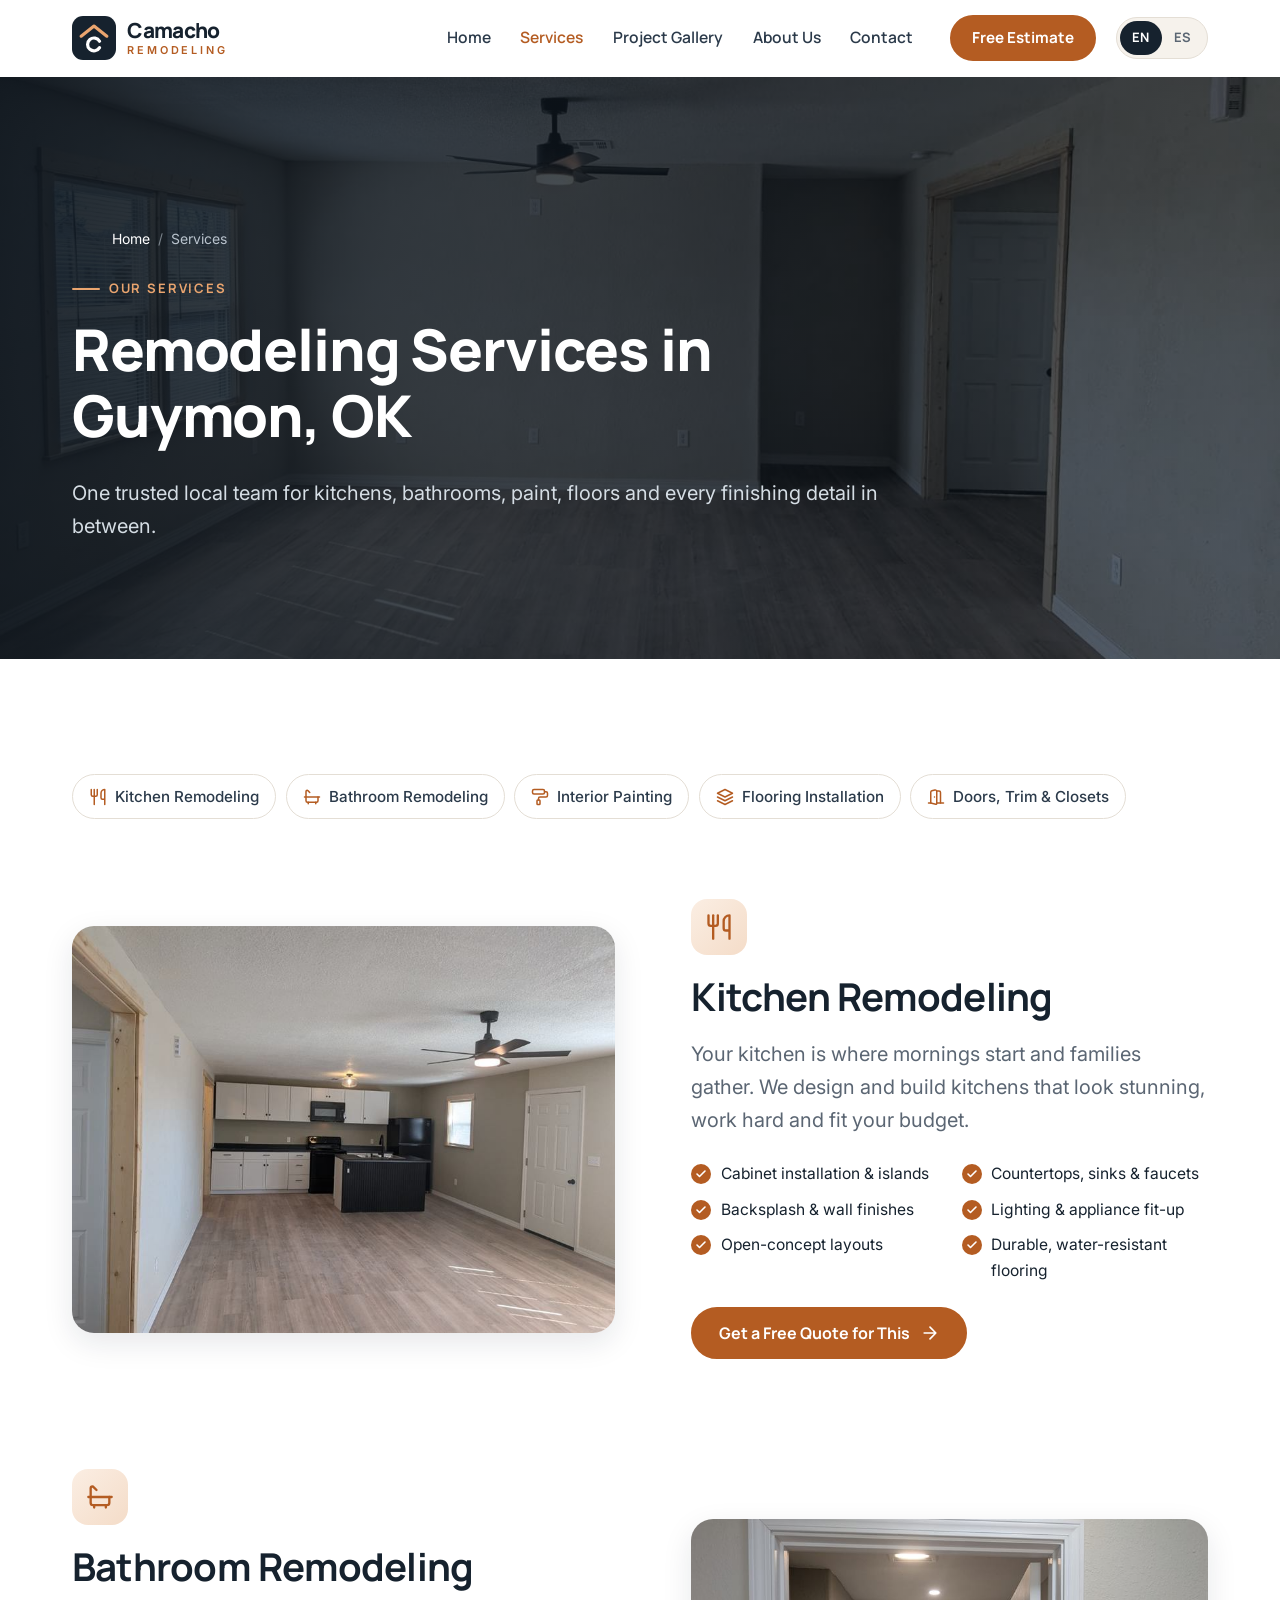
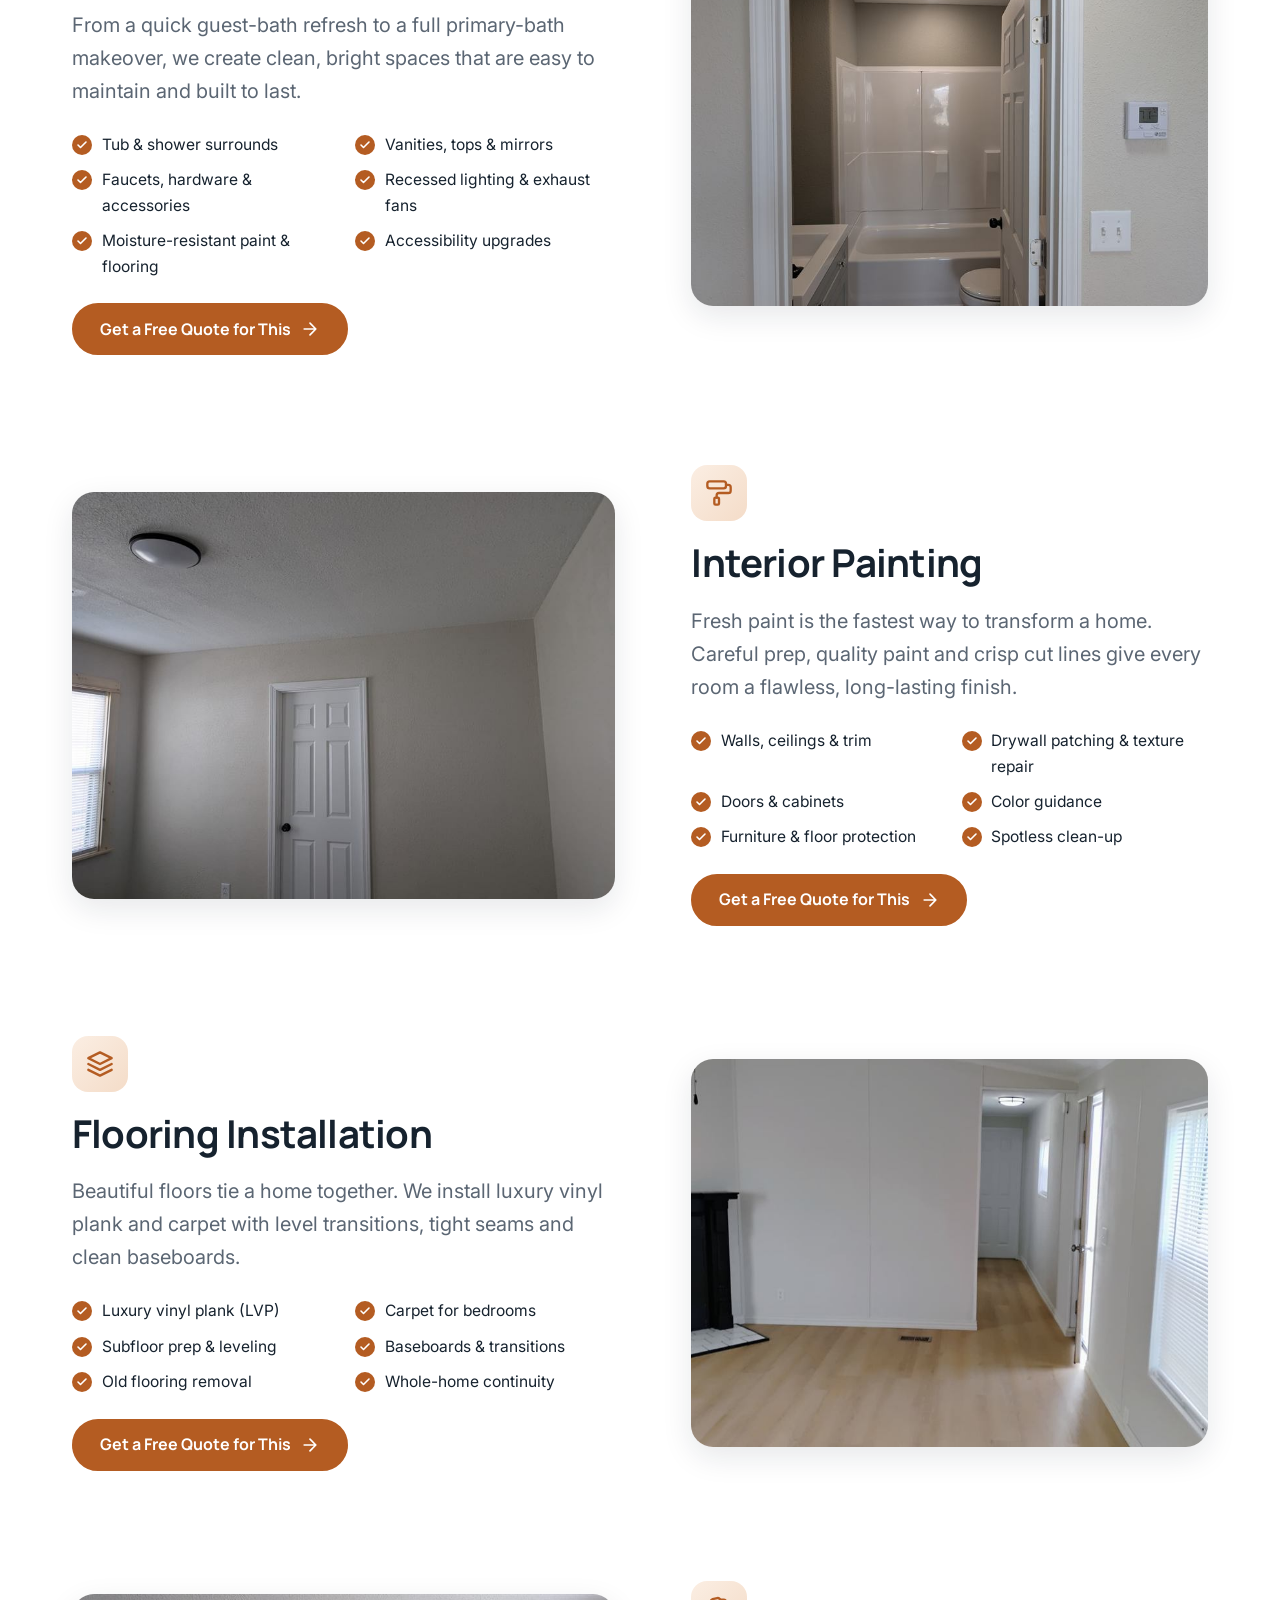
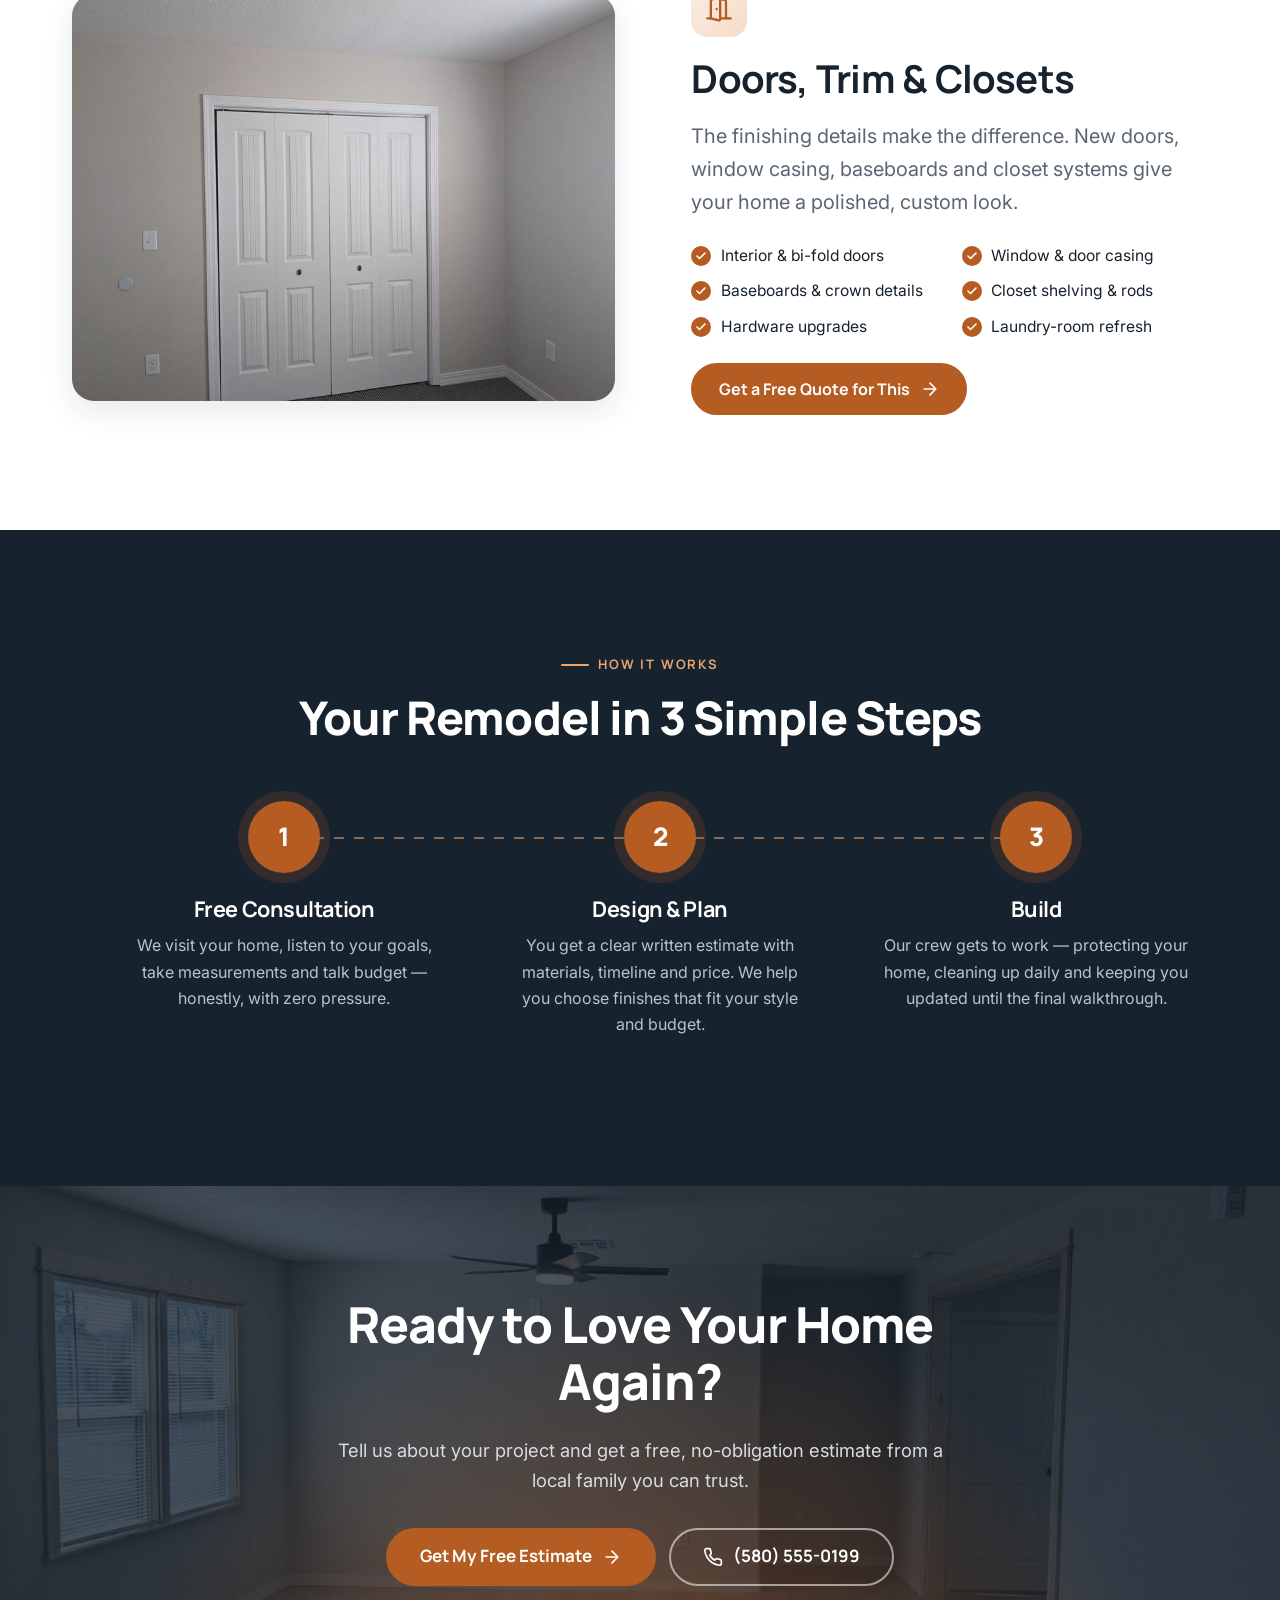
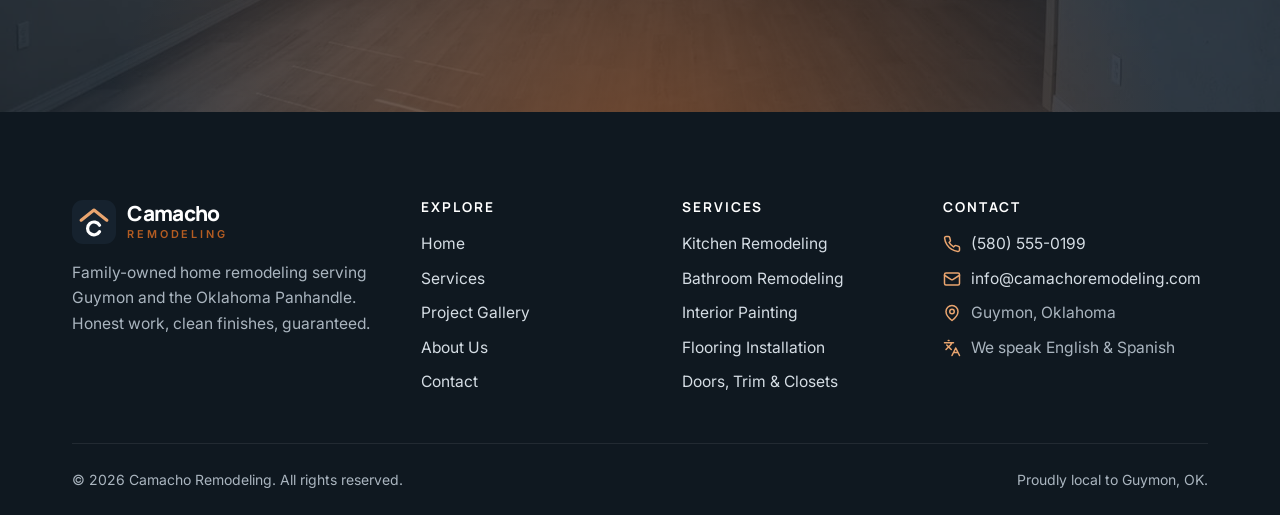
<file: services.html>
<!doctype html>
<html lang="en">
<head>
<meta charset="utf-8">
<meta name="viewport" content="width=device-width, initial-scale=1, viewport-fit=cover">
<title data-i18n="services.title">Remodeling Services in Guymon, OK | Camacho Remodeling</title>
<meta name="description" content="Kitchen and bathroom remodeling, interior painting, flooring installation, doors, trim and closets in Guymon and the Oklahoma Panhandle. Free written estimates." data-i18n-attr="content:services.desc">
<meta name="theme-color" content="#16222E">
<script>document.documentElement.classList.add("js")</script>
<link rel="canonical" href="https://codinventa.github.io/web-camachocraft/services.html">
<link rel="alternate" hreflang="en" href="https://codinventa.github.io/web-camachocraft/services.html">
<link rel="alternate" hreflang="es" href="https://codinventa.github.io/web-camachocraft/services.html?lang=es">
<link rel="alternate" hreflang="x-default" href="https://codinventa.github.io/web-camachocraft/services.html">
<meta property="og:type" content="website">
<meta property="og:site_name" content="Camacho Remodeling">
<meta property="og:title" content="Remodeling Services in Guymon, OK | Camacho Remodeling">
<meta property="og:description" content="Kitchen and bathroom remodeling, interior painting, flooring installation, doors, trim and closets in Guymon and the Oklahoma Panhandle. Free written estimates.">
<meta property="og:url" content="https://codinventa.github.io/web-camachocraft/services.html">
<meta property="og:image" content="https://codinventa.github.io/web-camachocraft/assets/img/bathroom-tub-shower.jpg">
<meta property="og:locale" content="en_US">
<meta property="og:locale:alternate" content="es_US">
<meta name="twitter:card" content="summary_large_image">
<link rel="icon" href="assets/img/favicon.svg" type="image/svg+xml">
<link rel="preconnect" href="https://fonts.googleapis.com">
<link rel="preconnect" href="https://fonts.gstatic.com" crossorigin>
<link rel="stylesheet" href="https://fonts.googleapis.com/css2?family=Inter:wght@400;500;600&family=Manrope:wght@600;700;800&display=swap">
<link rel="stylesheet" href="assets/css/styles.css">
</head>
<body>
<a class="skip-link" href="#main" data-i18n="a11y.skip">Skip to content</a>
<header class="site-header">
  <div class="container header-inner">
    <a class="brand" href="index.html" aria-label="Camacho Remodeling — Home" data-i18n-attr="aria-label:a11y.home">
      <svg class="brand-mark" viewBox="0 0 48 48" aria-hidden="true"><rect width="48" height="48" rx="12" fill="#16222E"/><path d="M10 22 24 11l14 11" fill="none" stroke="#EAA56F" stroke-width="3.5" stroke-linecap="round" stroke-linejoin="round"/><path d="M30.06 27.5A7 7 0 1 0 30.06 34.5" fill="none" stroke="#fff" stroke-width="3.5" stroke-linecap="round"/></svg>
      <span class="brand-text"><strong>Camacho</strong><small>Remodeling</small></span>
    </a>
    <nav class="main-nav" id="main-nav" aria-label="Main navigation" data-i18n-attr="aria-label:a11y.mainNav">
      <ul>
          <li><a href="index.html" data-i18n="nav.home">Home</a></li>
          <li><a href="services.html" aria-current="page" data-i18n="nav.services">Services</a></li>
          <li><a href="gallery.html" data-i18n="nav.gallery">Project Gallery</a></li>
          <li><a href="about.html" data-i18n="nav.about">About Us</a></li>
          <li><a href="contact.html" data-i18n="nav.contact">Contact</a></li>
      </ul>
      <a class="btn btn-primary nav-cta" href="contact.html"><span data-i18n="cta.estimateShort">Free Estimate</span></a>
      <p class="nav-drawer-extra"><span data-i18n="nav.callUs">Prefer to talk? Call us:</span> <a href="tel:+15805550199">(580) 555-0199</a></p>
    </nav>
    <div class="header-actions">
      <div class="lang-switch" role="group" aria-label="Language / Idioma">
        <button type="button" data-lang="en" aria-pressed="true" lang="en" title="English">EN</button>
        <button type="button" data-lang="es" aria-pressed="false" lang="es" title="Español">ES</button>
      </div>
      <button class="nav-toggle" type="button" aria-expanded="false" aria-controls="main-nav">
        <span class="bars" aria-hidden="true"></span><span class="sr-only" data-i18n="nav.menu">Menu</span>
      </button>
    </div>
  </div>
</header>
<main id="main">
<section class="page-hero">
  <div class="hero-media"><img src="assets/img/living-room-lvp-800.jpg" srcset="assets/img/living-room-lvp-800.jpg 800w, assets/img/living-room-lvp.jpg 1600w" sizes="100vw" width="1600" height="1204" alt="" role="presentation" fetchpriority="high" decoding="async"></div>
  <div class="container">
    <ol class="breadcrumbs" aria-label="Breadcrumb">
      <li><a href="index.html" data-i18n="nav.home">Home</a></li>
      <li aria-current="page" data-i18n="nav.services">Services</li>
    </ol>
    <p class="eyebrow" data-i18n="services.hero.eyebrow">Our Services</p>
    <h1 data-i18n="services.hero.title">Remodeling Services in Guymon, OK</h1>
    <p class="lead" data-i18n="services.hero.lead">One trusted local team for kitchens, bathrooms, paint, floors and every finishing detail in between.</p>
  </div>
</section>

<section class="section">
  <div class="container">
    <nav class="service-nav reveal" aria-label="Jump to a service" data-i18n-attr="aria-label:svc.jump">
      <a class="chip" href="#kitchens"><svg viewBox="0 0 24 24" fill="none" stroke="currentColor" stroke-width="2" stroke-linecap="round" stroke-linejoin="round" aria-hidden="true"><path d="M3 2v7c0 1.1.9 2 2 2h4a2 2 0 0 0 2-2V2"/><path d="M7 2v20"/><path d="M21 15V2a5 5 0 0 0-5 5v6c0 1.1.9 2 2 2h3Zm0 0v7"/></svg><span data-i18n="svc.kitchen.title">Kitchen Remodeling</span></a>
      <a class="chip" href="#bathrooms"><svg viewBox="0 0 24 24" fill="none" stroke="currentColor" stroke-width="2" stroke-linecap="round" stroke-linejoin="round" aria-hidden="true"><path d="M9 6 6.5 3.5a1.5 1.5 0 0 0-1-.5C4.68 3 4 3.68 4 4.5V17a2 2 0 0 0 2 2h12a2 2 0 0 0 2-2v-5"/><path d="M2 12h20"/><path d="M7 19v2M17 19v2"/></svg><span data-i18n="svc.bath.title">Bathroom Remodeling</span></a>
      <a class="chip" href="#painting"><svg viewBox="0 0 24 24" fill="none" stroke="currentColor" stroke-width="2" stroke-linecap="round" stroke-linejoin="round" aria-hidden="true"><rect width="16" height="6" x="2" y="2" rx="2"/><path d="M10 16v-2a2 2 0 0 1 2-2h8a2 2 0 0 0 2-2V7a2 2 0 0 0-2-2h-2"/><rect width="4" height="6" x="8" y="16" rx="1"/></svg><span data-i18n="svc.paint.title">Interior Painting</span></a>
      <a class="chip" href="#flooring"><svg viewBox="0 0 24 24" fill="none" stroke="currentColor" stroke-width="2" stroke-linecap="round" stroke-linejoin="round" aria-hidden="true"><path d="m12 2 10 5-10 5L2 7z"/><path d="m2 17 10 5 10-5"/><path d="m2 12 10 5 10-5"/></svg><span data-i18n="svc.floor.title">Flooring Installation</span></a>
      <a class="chip" href="#carpentry"><svg viewBox="0 0 24 24" fill="none" stroke="currentColor" stroke-width="2" stroke-linecap="round" stroke-linejoin="round" aria-hidden="true"><path d="M13 4h3a2 2 0 0 1 2 2v14"/><path d="M2 20h3M13 20h9"/><path d="M10 12v.01"/><path d="M13 4.56v16.16a1 1 0 0 1-1.24.97L5 20V5.56a2 2 0 0 1 1.51-1.94l4-1A2 2 0 0 1 13 4.56Z"/></svg><span data-i18n="svc.carp.title">Doors, Trim &amp; Closets</span></a>
    </nav>
  </div>
  <div class="container" style="margin-top: clamp(48px, 7vw, 80px)">
    <article class="service-detail split" id="kitchens">
      <div class="split-media reveal">
        <img src="assets/img/kitchen-open-concept-800.jpg" srcset="assets/img/kitchen-open-concept-800.jpg 800w, assets/img/kitchen-open-concept.jpg 1600w" sizes="(max-width: 800px) 100vw, 50vw" width="1600" height="1204" alt="" role="presentation" loading="lazy" decoding="async">
      </div>
      <div class="reveal">
        <div class="icon-badge"><svg viewBox="0 0 24 24" fill="none" stroke="currentColor" stroke-width="2" stroke-linecap="round" stroke-linejoin="round" aria-hidden="true"><path d="M3 2v7c0 1.1.9 2 2 2h4a2 2 0 0 0 2-2V2"/><path d="M7 2v20"/><path d="M21 15V2a5 5 0 0 0-5 5v6c0 1.1.9 2 2 2h3Zm0 0v7"/></svg></div>
        <h2 data-i18n="svc.kitchen.title">Kitchen Remodeling</h2>
        <p class="lead" data-i18n="svc.kitchen.lead">Your kitchen is where mornings start and families gather. We design and build kitchens that look stunning, work hard and fit your budget.</p>
        <ul class="check-list grid-2" style="display:grid; gap:.6rem 1.5rem">
          <li data-i18n="svc.kitchen.l0">Cabinet installation &amp; islands</li>
          <li data-i18n="svc.kitchen.l1">Countertops, sinks &amp; faucets</li>
          <li data-i18n="svc.kitchen.l2">Backsplash &amp; wall finishes</li>
          <li data-i18n="svc.kitchen.l3">Lighting &amp; appliance fit-up</li>
          <li data-i18n="svc.kitchen.l4">Open-concept layouts</li>
          <li data-i18n="svc.kitchen.l5">Durable, water-resistant flooring</li>
        </ul>
        <a class="btn" href="contact.html?service=kitchens"><span data-i18n="cta.quoteThis">Get a Free Quote for This</span> <svg viewBox="0 0 24 24" fill="none" stroke="currentColor" stroke-width="2" stroke-linecap="round" stroke-linejoin="round" aria-hidden="true"><path d="M5 12h14M12 5l7 7-7 7"/></svg></a>
      </div>
    </article>
    <article class="service-detail split split--reverse" id="bathrooms">
      <div class="split-media reveal">
        <img src="assets/img/bathroom-tub-shower-800.jpg" srcset="assets/img/bathroom-tub-shower-800.jpg 800w, assets/img/bathroom-tub-shower.jpg 1600w" sizes="(max-width: 800px) 100vw, 50vw" width="1600" height="1204" alt="" role="presentation" loading="lazy" decoding="async">
      </div>
      <div class="reveal">
        <div class="icon-badge"><svg viewBox="0 0 24 24" fill="none" stroke="currentColor" stroke-width="2" stroke-linecap="round" stroke-linejoin="round" aria-hidden="true"><path d="M9 6 6.5 3.5a1.5 1.5 0 0 0-1-.5C4.68 3 4 3.68 4 4.5V17a2 2 0 0 0 2 2h12a2 2 0 0 0 2-2v-5"/><path d="M2 12h20"/><path d="M7 19v2M17 19v2"/></svg></div>
        <h2 data-i18n="svc.bath.title">Bathroom Remodeling</h2>
        <p class="lead" data-i18n="svc.bath.lead">From a quick guest-bath refresh to a full primary-bath makeover, we create clean, bright spaces that are easy to maintain and built to last.</p>
        <ul class="check-list grid-2" style="display:grid; gap:.6rem 1.5rem">
          <li data-i18n="svc.bath.l0">Tub &amp; shower surrounds</li>
          <li data-i18n="svc.bath.l1">Vanities, tops &amp; mirrors</li>
          <li data-i18n="svc.bath.l2">Faucets, hardware &amp; accessories</li>
          <li data-i18n="svc.bath.l3">Recessed lighting &amp; exhaust fans</li>
          <li data-i18n="svc.bath.l4">Moisture-resistant paint &amp; flooring</li>
          <li data-i18n="svc.bath.l5">Accessibility upgrades</li>
        </ul>
        <a class="btn" href="contact.html?service=bathrooms"><span data-i18n="cta.quoteThis">Get a Free Quote for This</span> <svg viewBox="0 0 24 24" fill="none" stroke="currentColor" stroke-width="2" stroke-linecap="round" stroke-linejoin="round" aria-hidden="true"><path d="M5 12h14M12 5l7 7-7 7"/></svg></a>
      </div>
    </article>
    <article class="service-detail split" id="painting">
      <div class="split-media reveal">
        <img src="assets/img/bedroom-door-lighting-800.jpg" srcset="assets/img/bedroom-door-lighting-800.jpg 800w, assets/img/bedroom-door-lighting.jpg 1600w" sizes="(max-width: 800px) 100vw, 50vw" width="1600" height="1204" alt="" role="presentation" loading="lazy" decoding="async">
      </div>
      <div class="reveal">
        <div class="icon-badge"><svg viewBox="0 0 24 24" fill="none" stroke="currentColor" stroke-width="2" stroke-linecap="round" stroke-linejoin="round" aria-hidden="true"><rect width="16" height="6" x="2" y="2" rx="2"/><path d="M10 16v-2a2 2 0 0 1 2-2h8a2 2 0 0 0 2-2V7a2 2 0 0 0-2-2h-2"/><rect width="4" height="6" x="8" y="16" rx="1"/></svg></div>
        <h2 data-i18n="svc.paint.title">Interior Painting</h2>
        <p class="lead" data-i18n="svc.paint.lead">Fresh paint is the fastest way to transform a home. Careful prep, quality paint and crisp cut lines give every room a flawless, long-lasting finish.</p>
        <ul class="check-list grid-2" style="display:grid; gap:.6rem 1.5rem">
          <li data-i18n="svc.paint.l0">Walls, ceilings &amp; trim</li>
          <li data-i18n="svc.paint.l1">Drywall patching &amp; texture repair</li>
          <li data-i18n="svc.paint.l2">Doors &amp; cabinets</li>
          <li data-i18n="svc.paint.l3">Color guidance</li>
          <li data-i18n="svc.paint.l4">Furniture &amp; floor protection</li>
          <li data-i18n="svc.paint.l5">Spotless clean-up</li>
        </ul>
        <a class="btn" href="contact.html?service=painting"><span data-i18n="cta.quoteThis">Get a Free Quote for This</span> <svg viewBox="0 0 24 24" fill="none" stroke="currentColor" stroke-width="2" stroke-linecap="round" stroke-linejoin="round" aria-hidden="true"><path d="M5 12h14M12 5l7 7-7 7"/></svg></a>
      </div>
    </article>
    <article class="service-detail split split--reverse" id="flooring">
      <div class="split-media reveal">
        <img src="assets/img/living-room-fireplace-800.jpg" srcset="assets/img/living-room-fireplace-800.jpg 800w, assets/img/living-room-fireplace.jpg 1204w" sizes="(max-width: 800px) 100vw, 50vw" width="1204" height="1600" alt="" role="presentation" loading="lazy" decoding="async">
      </div>
      <div class="reveal">
        <div class="icon-badge"><svg viewBox="0 0 24 24" fill="none" stroke="currentColor" stroke-width="2" stroke-linecap="round" stroke-linejoin="round" aria-hidden="true"><path d="m12 2 10 5-10 5L2 7z"/><path d="m2 17 10 5 10-5"/><path d="m2 12 10 5 10-5"/></svg></div>
        <h2 data-i18n="svc.floor.title">Flooring Installation</h2>
        <p class="lead" data-i18n="svc.floor.lead">Beautiful floors tie a home together. We install luxury vinyl plank and carpet with level transitions, tight seams and clean baseboards.</p>
        <ul class="check-list grid-2" style="display:grid; gap:.6rem 1.5rem">
          <li data-i18n="svc.floor.l0">Luxury vinyl plank (LVP)</li>
          <li data-i18n="svc.floor.l1">Carpet for bedrooms</li>
          <li data-i18n="svc.floor.l2">Subfloor prep &amp; leveling</li>
          <li data-i18n="svc.floor.l3">Baseboards &amp; transitions</li>
          <li data-i18n="svc.floor.l4">Old flooring removal</li>
          <li data-i18n="svc.floor.l5">Whole-home continuity</li>
        </ul>
        <a class="btn" href="contact.html?service=flooring"><span data-i18n="cta.quoteThis">Get a Free Quote for This</span> <svg viewBox="0 0 24 24" fill="none" stroke="currentColor" stroke-width="2" stroke-linecap="round" stroke-linejoin="round" aria-hidden="true"><path d="M5 12h14M12 5l7 7-7 7"/></svg></a>
      </div>
    </article>
    <article class="service-detail split" id="carpentry">
      <div class="split-media reveal">
        <img src="assets/img/bedroom-closet-doors-800.jpg" srcset="assets/img/bedroom-closet-doors-800.jpg 800w, assets/img/bedroom-closet-doors.jpg 1600w" sizes="(max-width: 800px) 100vw, 50vw" width="1600" height="1204" alt="" role="presentation" loading="lazy" decoding="async">
      </div>
      <div class="reveal">
        <div class="icon-badge"><svg viewBox="0 0 24 24" fill="none" stroke="currentColor" stroke-width="2" stroke-linecap="round" stroke-linejoin="round" aria-hidden="true"><path d="M13 4h3a2 2 0 0 1 2 2v14"/><path d="M2 20h3M13 20h9"/><path d="M10 12v.01"/><path d="M13 4.56v16.16a1 1 0 0 1-1.24.97L5 20V5.56a2 2 0 0 1 1.51-1.94l4-1A2 2 0 0 1 13 4.56Z"/></svg></div>
        <h2 data-i18n="svc.carp.title">Doors, Trim &amp; Closets</h2>
        <p class="lead" data-i18n="svc.carp.lead">The finishing details make the difference. New doors, window casing, baseboards and closet systems give your home a polished, custom look.</p>
        <ul class="check-list grid-2" style="display:grid; gap:.6rem 1.5rem">
          <li data-i18n="svc.carp.l0">Interior &amp; bi-fold doors</li>
          <li data-i18n="svc.carp.l1">Window &amp; door casing</li>
          <li data-i18n="svc.carp.l2">Baseboards &amp; crown details</li>
          <li data-i18n="svc.carp.l3">Closet shelving &amp; rods</li>
          <li data-i18n="svc.carp.l4">Hardware upgrades</li>
          <li data-i18n="svc.carp.l5">Laundry-room refresh</li>
        </ul>
        <a class="btn" href="contact.html?service=carpentry"><span data-i18n="cta.quoteThis">Get a Free Quote for This</span> <svg viewBox="0 0 24 24" fill="none" stroke="currentColor" stroke-width="2" stroke-linecap="round" stroke-linejoin="round" aria-hidden="true"><path d="M5 12h14M12 5l7 7-7 7"/></svg></a>
      </div>
    </article>
  </div>
</section>

<section class="section section--ink">
  <div class="container">
    <div class="section-head section-head--center reveal">
      <p class="eyebrow" data-i18n="home.proc.eyebrow">How It Works</p>
      <h2 class="h-section" data-i18n="home.proc.title">Your Remodel in 3 Simple Steps</h2>
    </div>
    <ol class="steps">
      <li class="step reveal">
        <span class="step-num" aria-hidden="true">1</span>
        <h3 data-i18n="proc.p1.title">Free Consultation</h3>
        <p data-i18n="proc.p1.text">We visit your home, listen to your goals, take measurements and talk budget — honestly, with zero pressure.</p>
      </li>
      <li class="step reveal">
        <span class="step-num" aria-hidden="true">2</span>
        <h3 data-i18n="proc.p2.title">Design &amp; Plan</h3>
        <p data-i18n="proc.p2.text">You get a clear written estimate with materials, timeline and price. We help you choose finishes that fit your style and budget.</p>
      </li>
      <li class="step reveal">
        <span class="step-num" aria-hidden="true">3</span>
        <h3 data-i18n="proc.p3.title">Build</h3>
        <p data-i18n="proc.p3.text">Our crew gets to work — protecting your home, cleaning up daily and keeping you updated until the final walkthrough.</p>
      </li>
    </ol>
  </div>
</section>

<section class="cta-band">
  <div class="container">
    <h2 data-i18n="ctaBand.title">Ready to Love Your Home Again?</h2>
    <p data-i18n="ctaBand.text">Tell us about your project and get a free, no-obligation estimate from a local family you can trust.</p>
    <div class="hero-ctas">
      <a class="btn btn-lg" href="contact.html"><span data-i18n="cta.estimate">Get My Free Estimate</span> <svg viewBox="0 0 24 24" fill="none" stroke="currentColor" stroke-width="2" stroke-linecap="round" stroke-linejoin="round" aria-hidden="true"><path d="M5 12h14M12 5l7 7-7 7"/></svg></a>
      <a class="btn btn-lg btn-ghost" href="tel:+15805550199"><svg viewBox="0 0 24 24" fill="none" stroke="currentColor" stroke-width="2" stroke-linecap="round" stroke-linejoin="round" aria-hidden="true"><path d="M22 16.92v3a2 2 0 0 1-2.18 2 19.79 19.79 0 0 1-8.63-3.07 19.5 19.5 0 0 1-6-6 19.79 19.79 0 0 1-3.07-8.67A2 2 0 0 1 4.11 2h3a2 2 0 0 1 2 1.72c.13.96.36 1.9.7 2.81a2 2 0 0 1-.45 2.11L8.09 9.91a16 16 0 0 0 6 6l1.27-1.27a2 2 0 0 1 2.11-.45c.91.34 1.85.57 2.81.7A2 2 0 0 1 22 16.92z"/></svg> (580) 555-0199</a>
    </div>
  </div>
</section>

</main>
<footer class="site-footer">
  <div class="container">
    <div class="footer-grid">
      <div>
        <a class="brand" href="index.html" aria-label="Camacho Remodeling"><svg class="brand-mark" viewBox="0 0 48 48" aria-hidden="true"><rect width="48" height="48" rx="12" fill="#16222E"/><path d="M10 22 24 11l14 11" fill="none" stroke="#EAA56F" stroke-width="3.5" stroke-linecap="round" stroke-linejoin="round"/><path d="M30.06 27.5A7 7 0 1 0 30.06 34.5" fill="none" stroke="#fff" stroke-width="3.5" stroke-linecap="round"/></svg><span class="brand-text"><strong>Camacho</strong><small>Remodeling</small></span></a>
        <p data-i18n="footer.blurb">Family-owned home remodeling serving Guymon and the Oklahoma Panhandle. Honest work, clean finishes, guaranteed.</p>
      </div>
      <nav aria-label="Footer">
        <h3 data-i18n="footer.explore">Explore</h3>
        <ul>
          <li><a href="index.html" data-i18n="nav.home">Home</a></li>
          <li><a href="services.html" data-i18n="nav.services">Services</a></li>
          <li><a href="gallery.html" data-i18n="nav.gallery">Project Gallery</a></li>
          <li><a href="about.html" data-i18n="nav.about">About Us</a></li>
          <li><a href="contact.html" data-i18n="nav.contact">Contact</a></li>
        </ul>
      </nav>
      <div>
        <h3 data-i18n="footer.services">Services</h3>
        <ul>
          <li><a href="services.html#kitchens" data-i18n="footer.s.kitchens">Kitchen Remodeling</a></li>
          <li><a href="services.html#bathrooms" data-i18n="footer.s.bathrooms">Bathroom Remodeling</a></li>
          <li><a href="services.html#painting" data-i18n="footer.s.painting">Interior Painting</a></li>
          <li><a href="services.html#flooring" data-i18n="footer.s.flooring">Flooring Installation</a></li>
          <li><a href="services.html#carpentry" data-i18n="footer.s.carpentry">Doors, Trim & Closets</a></li>
        </ul>
      </div>
      <div>
        <h3 data-i18n="footer.contact">Contact</h3>
        <ul class="footer-contact">
          <li><svg viewBox="0 0 24 24" fill="none" stroke="currentColor" stroke-width="2" stroke-linecap="round" stroke-linejoin="round" aria-hidden="true"><path d="M22 16.92v3a2 2 0 0 1-2.18 2 19.79 19.79 0 0 1-8.63-3.07 19.5 19.5 0 0 1-6-6 19.79 19.79 0 0 1-3.07-8.67A2 2 0 0 1 4.11 2h3a2 2 0 0 1 2 1.72c.13.96.36 1.9.7 2.81a2 2 0 0 1-.45 2.11L8.09 9.91a16 16 0 0 0 6 6l1.27-1.27a2 2 0 0 1 2.11-.45c.91.34 1.85.57 2.81.7A2 2 0 0 1 22 16.92z"/></svg><a href="tel:+15805550199">(580) 555-0199</a></li>
          <li><svg viewBox="0 0 24 24" fill="none" stroke="currentColor" stroke-width="2" stroke-linecap="round" stroke-linejoin="round" aria-hidden="true"><rect width="20" height="16" x="2" y="4" rx="2"/><path d="m22 7-8.97 5.7a1.94 1.94 0 0 1-2.06 0L2 7"/></svg><a href="mailto:info@camachoremodeling.com">info@camachoremodeling.com</a></li>
          <li><svg viewBox="0 0 24 24" fill="none" stroke="currentColor" stroke-width="2" stroke-linecap="round" stroke-linejoin="round" aria-hidden="true"><path d="M20 10c0 6-8 12-8 12s-8-6-8-12a8 8 0 0 1 16 0Z"/><circle cx="12" cy="10" r="3"/></svg><span>Guymon, Oklahoma</span></li>
          <li><svg viewBox="0 0 24 24" fill="none" stroke="currentColor" stroke-width="2" stroke-linecap="round" stroke-linejoin="round" aria-hidden="true"><path d="m5 8 6 6M4 14l6-6 2-3M2 5h12M7 2h1M22 22l-5-10-5 10M14 18h6"/></svg><span data-i18n="footer.bilingual">We speak English &amp; Spanish</span></li>
        </ul>
      </div>
    </div>
    <div class="footer-bottom">
      <span>© <span data-year>2026</span> Camacho Remodeling. <span data-i18n="footer.rights">All rights reserved.</span></span>
      <span data-i18n="footer.made">Proudly local to Guymon, OK.</span>
    </div>
  </div>
</footer>

<div class="mobile-bar" aria-label="Quick actions">
  <a class="btn btn-outline" href="tel:+15805550199"><svg viewBox="0 0 24 24" fill="none" stroke="currentColor" stroke-width="2" stroke-linecap="round" stroke-linejoin="round" aria-hidden="true"><path d="M22 16.92v3a2 2 0 0 1-2.18 2 19.79 19.79 0 0 1-8.63-3.07 19.5 19.5 0 0 1-6-6 19.79 19.79 0 0 1-3.07-8.67A2 2 0 0 1 4.11 2h3a2 2 0 0 1 2 1.72c.13.96.36 1.9.7 2.81a2 2 0 0 1-.45 2.11L8.09 9.91a16 16 0 0 0 6 6l1.27-1.27a2 2 0 0 1 2.11-.45c.91.34 1.85.57 2.81.7A2 2 0 0 1 22 16.92z"/></svg> <span data-i18n="cta.call">Call</span></a>
  <a class="btn" href="contact.html"><span data-i18n="cta.estimateShort">Free Estimate</span></a>
</div>

<script src="assets/js/config.js"></script>
<script src="assets/js/i18n.js"></script>
<script src="assets/js/main.js"></script>
</body>
</html>
</file>
<file: assets/css/styles.css>
/* ==========================================================================
   Camacho Remodeling — main stylesheet
   Palette: Prairie Ink #16222E · Slate #2B3A4A · Copper #B45C22
            Warm Sand #F6F2EC · Stone #5B6673 · Line #E4DED5 · White #FFFFFF
   Type:    Manrope (headings) · Inter (body)
   ========================================================================== */

:root {
  --ink: #16222e;
  --slate: #2b3a4a;
  --copper: #b45c22;
  --copper-dark: #95491a;
  --copper-light: #eaa56f;
  --sand: #f6f2ec;
  --sand-deep: #ede6db;
  --stone: #5b6673;
  --line: #e4ded5;
  --white: #ffffff;
  --success: #2f7d4f;
  --danger: #b3261e;

  --font-head: "Manrope", system-ui, -apple-system, "Segoe UI", sans-serif;
  --font-body: "Inter", system-ui, -apple-system, "Segoe UI", sans-serif;

  --radius-sm: 8px;
  --radius: 14px;
  --radius-lg: 22px;
  --shadow-sm: 0 1px 2px rgba(22, 34, 46, .06), 0 2px 8px rgba(22, 34, 46, .05);
  --shadow: 0 10px 30px rgba(22, 34, 46, .10);
  --shadow-lg: 0 24px 60px rgba(22, 34, 46, .18);

  --container: 1200px;
  --gutter: clamp(16px, 4vw, 32px);
  --header-h: 76px;
  --section-y: clamp(64px, 9vw, 120px);
}

/* ---------- Reset ---------- */
*, *::before, *::after { box-sizing: border-box; }
html { -webkit-text-size-adjust: 100%; scroll-behavior: smooth; scroll-padding-top: calc(var(--header-h) + 12px); }
body {
  margin: 0;
  font-family: var(--font-body);
  font-size: 1.0625rem;
  line-height: 1.65;
  color: var(--ink);
  background: var(--white);
  -webkit-font-smoothing: antialiased;
  text-rendering: optimizeLegibility;
}
img, video, svg { display: block; max-width: 100%; }
img { height: auto; }
a { color: inherit; }
button, input, select, textarea { font: inherit; color: inherit; }
h1, h2, h3, h4 { font-family: var(--font-head); line-height: 1.15; margin: 0 0 .5em; letter-spacing: -0.02em; }
p { margin: 0 0 1em; }
ul { margin: 0; padding: 0; }
:focus-visible { outline: 3px solid var(--copper); outline-offset: 3px; border-radius: 4px; }
@media (prefers-reduced-motion: reduce) {
  html { scroll-behavior: auto; }
  *, *::before, *::after { animation-duration: .01ms !important; transition-duration: .01ms !important; }
}

.sr-only { position: absolute !important; width: 1px; height: 1px; padding: 0; margin: -1px; overflow: hidden; clip: rect(0 0 0 0); white-space: nowrap; border: 0; }
.skip-link { position: absolute; left: 12px; top: -60px; z-index: 200; background: var(--ink); color: #fff; padding: 10px 16px; border-radius: var(--radius-sm); text-decoration: none; transition: top .2s; }
.skip-link:focus { top: 12px; }

.container { width: 100%; max-width: var(--container); margin-inline: auto; padding-inline: var(--gutter); }
.section { padding-block: var(--section-y); }
.section--sand { background: var(--sand); }
.section--ink { background: var(--ink); color: #e9edf1; }
.section--ink h2, .section--ink h3 { color: #fff; }

/* ---------- Typography helpers ---------- */
.eyebrow {
  display: inline-flex; align-items: center; gap: .55rem;
  font-family: var(--font-head); font-weight: 700; font-size: .8125rem;
  letter-spacing: .14em; text-transform: uppercase; color: var(--copper);
  margin-bottom: 1rem;
}
.eyebrow::before { content: ""; width: 28px; height: 2px; background: currentColor; border-radius: 2px; }
.section--ink .eyebrow, .hero .eyebrow, .page-hero .eyebrow { color: var(--copper-light); }
.h-display { font-size: clamp(2.4rem, 6vw, 4.4rem); font-weight: 800; letter-spacing: -0.035em; }
.h-section { font-size: clamp(1.9rem, 4vw, 2.9rem); font-weight: 800; }
.lead { font-size: clamp(1.075rem, 1.6vw, 1.25rem); color: var(--stone); max-width: 62ch; }
.section--ink .lead { color: #b9c3cd; }
.section-head { max-width: 760px; margin-bottom: clamp(36px, 5vw, 56px); }
.section-head--center { margin-inline: auto; text-align: center; }
.section-head--center .eyebrow { justify-content: center; }
.section-head--center .lead { margin-inline: auto; }
.text-copper { color: var(--copper); }

/* ---------- Buttons ---------- */
.btn {
  --btn-bg: var(--copper); --btn-fg: #fff; --btn-bd: var(--copper);
  display: inline-flex; align-items: center; justify-content: center; gap: .6rem;
  min-height: 52px; padding: .85rem 1.6rem;
  font-family: var(--font-head); font-weight: 700; font-size: 1rem; line-height: 1.2;
  text-decoration: none; text-align: center;
  color: var(--btn-fg); background: var(--btn-bg); border: 2px solid var(--btn-bd);
  border-radius: 999px; cursor: pointer;
  transition: background .2s, border-color .2s, color .2s, transform .2s, box-shadow .2s;
}
.btn:hover { --btn-bg: var(--copper-dark); --btn-bd: var(--copper-dark); transform: translateY(-1px); box-shadow: 0 8px 22px rgba(180, 92, 34, .32); }
.btn:active { transform: translateY(0); }
.btn svg { width: 20px; height: 20px; flex: none; }
.btn-ghost { --btn-bg: transparent; --btn-fg: #fff; --btn-bd: rgba(255,255,255,.55); }
.btn-ghost:hover { --btn-bg: #fff; --btn-fg: var(--ink); --btn-bd: #fff; box-shadow: none; }
.btn-outline { --btn-bg: transparent; --btn-fg: var(--ink); --btn-bd: var(--ink); }
.btn-outline:hover { --btn-bg: var(--ink); --btn-fg: #fff; --btn-bd: var(--ink); box-shadow: none; }
.btn-lg { min-height: 58px; padding: 1rem 2rem; font-size: 1.0625rem; }
.btn-block { width: 100%; }
.link-arrow { display: inline-flex; align-items: center; gap: .4rem; font-family: var(--font-head); font-weight: 700; color: var(--copper); text-decoration: none; }
.link-arrow svg { width: 18px; height: 18px; transition: transform .2s; }
.link-arrow:hover svg { transform: translateX(4px); }

/* ---------- Header ---------- */
.site-header {
  position: sticky; top: 0; z-index: 100;
  background: rgba(255, 255, 255, .92);
  backdrop-filter: saturate(1.4) blur(12px); -webkit-backdrop-filter: saturate(1.4) blur(12px);
  border-bottom: 1px solid transparent;
  transition: border-color .25s, box-shadow .25s;
}
.site-header.is-scrolled { border-color: var(--line); box-shadow: var(--shadow-sm); }
.header-inner { display: flex; align-items: center; gap: 1.25rem; height: var(--header-h); }
.brand { display: flex; align-items: center; gap: .7rem; text-decoration: none; color: var(--ink); flex: none; }
.brand-mark { width: 44px; height: 44px; }
.brand-text { display: flex; flex-direction: column; line-height: 1; }
.brand-text strong { font-family: var(--font-head); font-size: 1.3rem; font-weight: 800; letter-spacing: -0.03em; }
.brand-text small { font-size: .68rem; font-weight: 600; letter-spacing: .26em; text-transform: uppercase; color: var(--copper); margin-top: 5px; }

.main-nav { margin-left: auto; display: flex; align-items: center; gap: 1.5rem; }
.main-nav ul { list-style: none; display: flex; gap: .25rem; }
.main-nav a:not(.btn) {
  display: block; padding: .55rem .8rem; border-radius: 999px;
  font-family: var(--font-head); font-weight: 600; font-size: .975rem; text-decoration: none; color: var(--slate); white-space: nowrap;
  transition: color .2s, background .2s;
}
.main-nav a:not(.btn):hover { color: var(--ink); background: var(--sand); }
.main-nav a[aria-current="page"] { color: var(--copper); }
.nav-cta { min-height: 46px; padding: .6rem 1.25rem; font-size: .95rem; white-space: nowrap; }
.nav-drawer-extra { display: none; }

.header-actions { display: flex; align-items: center; gap: .75rem; }
.lang-switch {
  display: inline-flex; padding: 3px; border-radius: 999px;
  background: var(--sand); border: 1px solid var(--line);
}
.lang-switch button {
  min-width: 42px; height: 34px; padding: 0 .65rem; border: 0; border-radius: 999px;
  background: transparent; cursor: pointer;
  font-family: var(--font-head); font-weight: 700; font-size: .8125rem; letter-spacing: .06em; color: var(--stone);
  transition: background .2s, color .2s;
}
.lang-switch button[aria-pressed="true"] { background: var(--ink); color: #fff; }
.lang-switch button:not([aria-pressed="true"]):hover { color: var(--ink); }

.nav-toggle {
  display: none; width: 46px; height: 46px; border: 1px solid var(--line); border-radius: 12px;
  background: #fff; cursor: pointer; position: relative;
}
.nav-toggle .bars, .nav-toggle .bars::before, .nav-toggle .bars::after {
  position: absolute; left: 50%; width: 20px; height: 2px; background: var(--ink); border-radius: 2px;
  transform: translateX(-50%); transition: transform .25s, opacity .2s;
}
.nav-toggle .bars { top: 50%; margin-top: -1px; }
.nav-toggle .bars::before, .nav-toggle .bars::after { content: ""; left: 0; transform: none; }
.nav-toggle .bars::before { top: -6px; }
.nav-toggle .bars::after { top: 6px; }
.nav-toggle[aria-expanded="true"] .bars { background: transparent; }
.nav-toggle[aria-expanded="true"] .bars::before { transform: translateY(6px) rotate(45deg); }
.nav-toggle[aria-expanded="true"] .bars::after { transform: translateY(-6px) rotate(-45deg); }

@media (max-width: 1140px) {
  :root { --header-h: 68px; }
  .brand-mark { width: 40px; height: 40px; }
  .nav-toggle { display: block; }
  .header-actions { margin-left: auto; }
  .main-nav {
    position: fixed; inset: var(--header-h) 0 0 0; z-index: 99;
    flex-direction: column; align-items: stretch; gap: 1.5rem;
    padding: 1.5rem var(--gutter) calc(2rem + env(safe-area-inset-bottom));
    background: #fff; overflow-y: auto;
    opacity: 0; visibility: hidden; transform: translateY(-8px);
    transition: opacity .25s, transform .25s, visibility .25s;
  }
  .main-nav.is-open { opacity: 1; visibility: visible; transform: none; }
  .main-nav ul { flex-direction: column; gap: 0; }
  .main-nav a:not(.btn) { padding: 1rem .25rem; border-radius: 0; border-bottom: 1px solid var(--line); font-size: 1.25rem; }
  .main-nav a:not(.btn):hover { background: transparent; }
  .nav-cta { min-height: 56px; font-size: 1.05rem; }
  .nav-drawer-extra { display: block; color: var(--stone); font-size: .95rem; }
  .nav-drawer-extra a { color: var(--ink); font-weight: 700; }
  body.nav-open { overflow: hidden; }
}
@media (max-width: 380px) {
  .brand-text small { letter-spacing: .18em; }
  .brand-text strong { font-size: 1.15rem; }
}

/* ---------- Hero (home) ---------- */
.hero {
  position: relative; isolation: isolate; color: #fff;
  min-height: min(88vh, 820px); display: flex; align-items: center;
  padding-block: clamp(72px, 10vw, 120px);
}
.hero-media { position: absolute; inset: 0; z-index: -2; }
.hero-media img { width: 100%; height: 100%; object-fit: cover; object-position: 55% 60%; }
.hero::before {
  content: ""; position: absolute; inset: 0; z-index: -1;
  background:
    linear-gradient(90deg, rgba(14, 22, 30, .90) 0%, rgba(14, 22, 30, .70) 42%, rgba(14, 22, 30, .10) 100%),
    linear-gradient(0deg, rgba(14, 22, 30, .55) 0%, rgba(14, 22, 30, 0) 40%);
}
.hero-content { max-width: 680px; }
.hero h1 { color: #fff; margin-bottom: 1.25rem; }
.hero h1 em { font-style: normal; color: var(--copper-light); }
.hero .lead { color: #d5dde4; font-size: clamp(1.1rem, 1.8vw, 1.3rem); margin-bottom: 2rem; }
.hero-ctas { display: flex; flex-wrap: wrap; gap: .85rem; margin-bottom: 1rem; }
.hero-note { font-size: .925rem; color: #b9c3cd; margin: 0 0 2.25rem; display: flex; align-items: center; gap: .5rem; }
.hero-note svg { width: 18px; height: 18px; color: var(--copper-light); }
.trust-chips { list-style: none; display: flex; flex-wrap: wrap; gap: .6rem; }
.trust-chips li {
  display: inline-flex; align-items: center; gap: .5rem;
  padding: .5rem .9rem; border-radius: 999px;
  background: rgba(255, 255, 255, .1); border: 1px solid rgba(255, 255, 255, .18);
  backdrop-filter: blur(6px); -webkit-backdrop-filter: blur(6px);
  font-size: .9rem; font-weight: 500;
}
.trust-chips svg { width: 18px; height: 18px; color: var(--copper-light); flex: none; }
@media (max-width: 640px) {
  .hero { min-height: auto; padding-top: 56px; }
  .hero::before { background: linear-gradient(180deg, rgba(14, 22, 30, .70) 0%, rgba(14, 22, 30, .90) 100%); }
  .hero-ctas .btn { width: 100%; }
}

/* ---------- Page hero (inner pages) ---------- */
.page-hero {
  position: relative; isolation: isolate; color: #fff;
  padding-block: clamp(72px, 11vw, 136px) clamp(56px, 8vw, 96px);
}
.page-hero .hero-media img { object-position: center 55%; }
.page-hero::before {
  content: ""; position: absolute; inset: 0; z-index: -1;
  background: linear-gradient(100deg, rgba(14, 22, 30, .92) 0%, rgba(14, 22, 30, .72) 55%, rgba(14, 22, 30, .45) 100%);
}
.page-hero h1 { color: #fff; font-size: clamp(2.2rem, 5vw, 3.6rem); font-weight: 800; max-width: 18ch; }
.page-hero .lead { color: #d5dde4; }
.breadcrumbs { list-style: none; display: flex; gap: .5rem; font-size: .875rem; color: #b9c3cd; margin-bottom: 1.25rem; }
.breadcrumbs a { color: #fff; text-decoration: none; }
.breadcrumbs li + li::before { content: "/"; margin-right: .5rem; opacity: .6; }

/* ---------- Trust bar ---------- */
.trust-bar { background: var(--ink); color: #dfe5ea; }
.trust-bar ul { list-style: none; display: grid; grid-template-columns: repeat(4, 1fr); }
.trust-bar li { display: flex; align-items: center; gap: .85rem; padding: 1.4rem 1rem; font-size: .95rem; line-height: 1.35; }
.trust-bar li + li { border-left: 1px solid rgba(255, 255, 255, .1); }
.trust-bar strong { display: block; color: #fff; font-family: var(--font-head); font-size: 1rem; }
.trust-bar svg { width: 30px; height: 30px; color: var(--copper-light); flex: none; }
@media (max-width: 900px) {
  .trust-bar ul { grid-template-columns: 1fr 1fr; }
  .trust-bar li:nth-child(3) { border-left: 0; }
  .trust-bar li:nth-child(n+3) { border-top: 1px solid rgba(255, 255, 255, .1); }
}
@media (max-width: 480px) {
  .trust-bar li { padding: 1.1rem .5rem; gap: .6rem; font-size: .85rem; }
  .trust-bar svg { width: 24px; height: 24px; }
}

/* ---------- Value cards ---------- */
.grid { display: grid; gap: clamp(16px, 2.4vw, 28px); }
.grid-4 { grid-template-columns: repeat(4, 1fr); }
.grid-3 { grid-template-columns: repeat(3, 1fr); }
.grid-2 { grid-template-columns: repeat(2, 1fr); }
@media (max-width: 1024px) { .grid-4 { grid-template-columns: repeat(2, 1fr); } }
@media (max-width: 860px) { .grid-3 { grid-template-columns: 1fr; } }
@media (max-width: 720px) { .grid-2 { grid-template-columns: 1fr; } }
@media (max-width: 560px) { .grid-4 { grid-template-columns: 1fr; } }

.card {
  background: #fff; border: 1px solid var(--line); border-radius: var(--radius);
  padding: clamp(24px, 3vw, 32px);
  transition: transform .25s, box-shadow .25s, border-color .25s;
}
.card:hover { transform: translateY(-4px); box-shadow: var(--shadow); border-color: transparent; }
.card h3 { font-size: 1.2rem; margin-bottom: .5rem; }
.card p { color: var(--stone); margin: 0; font-size: 1rem; }
.icon-badge {
  width: 56px; height: 56px; border-radius: 16px; display: grid; place-items: center;
  background: linear-gradient(135deg, #fbeee3, #f4dcc8); color: var(--copper); margin-bottom: 1.25rem;
}
.icon-badge svg { width: 28px; height: 28px; }

/* ---------- Service cards ---------- */
.service-card {
  display: flex; flex-direction: column; background: #fff; border-radius: var(--radius-lg);
  overflow: hidden; box-shadow: var(--shadow-sm); border: 1px solid var(--line);
  transition: transform .3s, box-shadow .3s;
}
.service-card:hover { transform: translateY(-6px); box-shadow: var(--shadow-lg); }
.service-card .media { aspect-ratio: 4 / 3; overflow: hidden; position: relative; }
.service-card .media img { width: 100%; height: 100%; object-fit: cover; transition: transform .6s; }
.service-card:hover .media img { transform: scale(1.05); }
.service-card .tag {
  position: absolute; left: 16px; top: 16px; padding: .35rem .75rem; border-radius: 999px;
  background: rgba(255, 255, 255, .94); font-family: var(--font-head); font-weight: 700; font-size: .78rem; color: var(--ink);
}
.service-card .body { padding: clamp(22px, 3vw, 30px); display: flex; flex-direction: column; flex: 1; }
.service-card h3 { font-size: 1.4rem; }
.service-card p { color: var(--stone); font-size: 1rem; }
.check-list { list-style: none; display: grid; gap: .5rem; margin: .25rem 0 1.5rem; }
.check-list li { display: flex; gap: .6rem; align-items: flex-start; font-size: .975rem; }
.check-list li::before {
  content: ""; flex: none; width: 20px; height: 20px; margin-top: 3px; border-radius: 50%;
  background: var(--copper) url("data:image/svg+xml,%3Csvg xmlns='http://www.w3.org/2000/svg' viewBox='0 0 24 24' fill='none' stroke='white' stroke-width='3.2' stroke-linecap='round' stroke-linejoin='round'%3E%3Cpath d='M20 6 9 17l-5-5'/%3E%3C/svg%3E") center / 12px no-repeat;
}
.service-card .link-arrow { margin-top: auto; }
.chips { display: flex; flex-wrap: wrap; gap: .6rem; justify-content: center; margin-top: 2.5rem; }
.chip {
  display: inline-flex; align-items: center; gap: .5rem; padding: .55rem 1rem; border-radius: 999px;
  background: #fff; border: 1px solid var(--line); font-weight: 500; font-size: .95rem; color: var(--slate);
}
.chip svg { width: 18px; height: 18px; color: var(--copper); }

/* ---------- Work mosaic ---------- */
.mosaic { display: grid; gap: 14px; grid-template-columns: repeat(4, 1fr); grid-auto-rows: 220px; }
.mosaic a { position: relative; display: block; overflow: hidden; border-radius: var(--radius); background: var(--sand-deep); }
.mosaic a:nth-child(1) { grid-column: span 2; grid-row: span 2; }
.mosaic a:nth-child(3) { grid-row: span 2; }
.mosaic img { width: 100%; height: 100%; object-fit: cover; transition: transform .6s; }
.mosaic a:hover img { transform: scale(1.05); }
.mosaic span {
  position: absolute; left: 12px; bottom: 12px; padding: .35rem .75rem; border-radius: 999px;
  background: rgba(14, 22, 30, .78); color: #fff; font-size: .82rem; font-weight: 600;
}
@media (max-width: 860px) {
  .mosaic { grid-template-columns: repeat(2, 1fr); grid-auto-rows: 170px; }
  .mosaic a:nth-child(1) { grid-row: span 2; }
  .mosaic a:nth-child(3) { grid-row: span 1; }
  .mosaic a:nth-child(4) { grid-column: span 2; }
}
.section-foot { display: flex; justify-content: center; margin-top: 2.5rem; }

/* ---------- Process ---------- */
.steps { list-style: none; display: grid; grid-template-columns: repeat(3, 1fr); gap: clamp(16px, 3vw, 32px); counter-reset: step; position: relative; }
.steps::before {
  content: ""; position: absolute; top: 36px; left: 16%; right: 16%; height: 2px;
  background: repeating-linear-gradient(90deg, rgba(234, 165, 111, .55) 0 10px, transparent 10px 20px);
}
.step { position: relative; text-align: center; padding: 0 clamp(8px, 2vw, 20px); }
.step-num {
  width: 72px; height: 72px; margin: 0 auto 1.5rem; border-radius: 50%; display: grid; place-items: center;
  background: var(--copper); color: #fff; font-family: var(--font-head); font-weight: 800; font-size: 1.6rem;
  box-shadow: 0 0 0 10px rgba(180, 92, 34, .18); position: relative;
}
.step h3 { font-size: 1.35rem; }
.step p { color: #b9c3cd; font-size: 1rem; max-width: 34ch; margin-inline: auto; }
.section--sand .step p, .section:not(.section--ink) .step p { color: var(--stone); }
@media (max-width: 800px) {
  .steps { grid-template-columns: 1fr; gap: 2rem; }
  .steps::before { top: 36px; bottom: 36px; left: 36px; right: auto; width: 2px; height: auto;
    background: repeating-linear-gradient(180deg, rgba(234, 165, 111, .55) 0 10px, transparent 10px 20px); }
  .step { display: grid; grid-template-columns: 72px 1fr; gap: 0 1.25rem; text-align: left; padding: 0; }
  .step-num { margin: 0; grid-row: span 2; }
  .step p { margin: 0; }
}

/* ---------- Split (image + text) ---------- */
.split { display: grid; grid-template-columns: 1.05fr 1fr; gap: clamp(32px, 6vw, 80px); align-items: center; }
.split--reverse .split-media { order: 2; }
.split-media { position: relative; }
.split-media img { width: 100%; border-radius: var(--radius-lg); box-shadow: var(--shadow); aspect-ratio: 4 / 3; object-fit: cover; }
.split-media .badge-float {
  position: absolute; right: -14px; bottom: -22px; max-width: 240px;
  background: #fff; border-radius: var(--radius); box-shadow: var(--shadow-lg); padding: 1rem 1.2rem;
  display: flex; gap: .8rem; align-items: center; font-size: .925rem; line-height: 1.35;
}
.split-media .badge-float strong { display: block; font-family: var(--font-head); font-size: 1rem; }
.split-media .badge-float svg { width: 34px; height: 34px; color: var(--copper); flex: none; }
@media (max-width: 860px) {
  .split { grid-template-columns: 1fr; }
  .split--reverse .split-media { order: 0; }
  .split-media .badge-float { right: 12px; bottom: -18px; }
}

/* ---------- Service area ---------- */
.area { display: flex; flex-wrap: wrap; align-items: center; justify-content: space-between; gap: 1.5rem 3rem; }
.area h2 { font-size: clamp(1.5rem, 3vw, 2rem); margin: 0; max-width: 22ch; }
.town-list { list-style: none; display: flex; flex-wrap: wrap; gap: .5rem; }
.town-list li { padding: .45rem .9rem; border-radius: 999px; background: #fff; border: 1px solid var(--line); font-weight: 600; font-size: .925rem; display: flex; align-items: center; gap: .4rem; }
.town-list svg { width: 16px; height: 16px; color: var(--copper); }

/* ---------- FAQ ---------- */
.faq { max-width: 820px; margin-inline: auto; display: grid; gap: .75rem; }
.faq details { background: #fff; border: 1px solid var(--line); border-radius: var(--radius); overflow: hidden; }
.faq summary {
  list-style: none; cursor: pointer; display: flex; justify-content: space-between; align-items: center; gap: 1rem;
  padding: 1.2rem 1.4rem; font-family: var(--font-head); font-weight: 700; font-size: 1.075rem;
}
.faq summary::-webkit-details-marker { display: none; }
.faq summary::after {
  content: ""; flex: none; width: 28px; height: 28px; border-radius: 50%;
  background: var(--sand) url("data:image/svg+xml,%3Csvg xmlns='http://www.w3.org/2000/svg' viewBox='0 0 24 24' fill='none' stroke='%23B45C22' stroke-width='2.5' stroke-linecap='round'%3E%3Cpath d='M12 5v14M5 12h14'/%3E%3C/svg%3E") center / 14px no-repeat;
  transition: transform .25s;
}
.faq details[open] summary::after { transform: rotate(45deg); }
.faq details p { padding: 0 1.4rem 1.3rem; margin: 0; color: var(--stone); }

/* ---------- CTA band ---------- */
.cta-band {
  position: relative; isolation: isolate; overflow: hidden; color: #fff; text-align: center;
  padding-block: clamp(64px, 9vw, 110px);
  background: var(--ink);
}
.cta-band::before {
  content: ""; position: absolute; inset: 0; z-index: -1; opacity: .22;
  background: url("../img/living-room-lvp.jpg") center / cover no-repeat;
}
.cta-band::after {
  content: ""; position: absolute; inset: 0; z-index: -1;
  background: radial-gradient(ellipse at 50% 120%, rgba(180, 92, 34, .55), transparent 60%);
}
.cta-band h2 { color: #fff; font-size: clamp(2rem, 4.5vw, 3.1rem); font-weight: 800; max-width: 20ch; margin-inline: auto; }
.cta-band p { color: #d5dde4; font-size: 1.15rem; max-width: 52ch; margin: 0 auto 2rem; }
.cta-band .hero-ctas { justify-content: center; }
@media (max-width: 640px) { .cta-band .btn { width: 100%; } }

/* ---------- Services page detail ---------- */
.service-detail + .service-detail { margin-top: clamp(64px, 9vw, 110px); }
.service-detail h2 { font-size: clamp(1.7rem, 3.4vw, 2.4rem); }
.service-detail .lead { margin-bottom: 1.5rem; }
.service-nav { display: flex; flex-wrap: wrap; gap: .6rem; }
.service-nav a { text-decoration: none; }
.service-nav a:hover { border-color: var(--copper); color: var(--copper); }

/* ---------- Gallery ---------- */
.filters { display: flex; flex-wrap: wrap; gap: .5rem; justify-content: center; margin-bottom: 2.25rem; }
.filters button {
  min-height: 44px; padding: .5rem 1.1rem; border-radius: 999px; cursor: pointer;
  border: 1px solid var(--line); background: #fff; font-family: var(--font-head); font-weight: 600; font-size: .95rem; color: var(--slate);
  transition: background .2s, color .2s, border-color .2s;
}
.filters button:hover { border-color: var(--ink); }
.filters button[aria-pressed="true"] { background: var(--ink); color: #fff; border-color: var(--ink); }
.gallery-grid { columns: 3 300px; column-gap: 16px; }
.gallery-item { break-inside: avoid; margin: 0 0 16px; position: relative; border-radius: var(--radius); overflow: hidden; background: var(--sand-deep); }
.gallery-item[hidden] { display: none; }
.gallery-item button { display: block; width: 100%; padding: 0; border: 0; background: none; cursor: zoom-in; }
.gallery-item img { width: 100%; transition: transform .6s; }
.gallery-item:hover img { transform: scale(1.04); }
.gallery-item figcaption {
  position: absolute; left: 0; right: 0; bottom: 0; padding: 2.5rem 1rem .9rem;
  background: linear-gradient(0deg, rgba(14, 22, 30, .85), transparent);
  color: #fff; font-size: .925rem; font-weight: 600; pointer-events: none;
}
.gallery-item figcaption small { display: block; font-weight: 500; color: var(--copper-light); font-size: .75rem; letter-spacing: .1em; text-transform: uppercase; }

/* Lightbox */
.lightbox {
  position: fixed; inset: 0; z-index: 300; display: grid; place-items: center;
  background: rgba(10, 15, 20, .94); padding: 64px 16px;
  opacity: 0; visibility: hidden; transition: opacity .25s, visibility .25s;
}
.lightbox.is-open { opacity: 1; visibility: visible; }
.lightbox figure { margin: 0; max-width: min(1200px, 100%); max-height: 100%; display: flex; flex-direction: column; align-items: center; gap: .9rem; }
.lightbox img { max-height: calc(100vh - 180px); width: auto; border-radius: var(--radius-sm); box-shadow: var(--shadow-lg); }
.lightbox figcaption { color: #e9edf1; text-align: center; font-size: .975rem; }
.lb-btn {
  position: absolute; width: 52px; height: 52px; border-radius: 50%; border: 0; cursor: pointer;
  background: rgba(255, 255, 255, .12); color: #fff; display: grid; place-items: center; transition: background .2s;
}
.lb-btn:hover { background: rgba(255, 255, 255, .25); }
.lb-btn svg { width: 24px; height: 24px; }
.lb-close { top: 14px; right: 14px; }
.lb-prev { left: 14px; top: 50%; transform: translateY(-50%); }
.lb-next { right: 14px; top: 50%; transform: translateY(-50%); }
@media (max-width: 640px) {
  .lb-prev, .lb-next { top: auto; bottom: 14px; transform: none; }
  .lb-prev { left: calc(50% - 64px); }
  .lb-next { right: calc(50% - 64px); }
}

/* Before / After slider */
.ba-grid { display: grid; grid-template-columns: repeat(2, 1fr); gap: 24px; }
@media (max-width: 860px) { .ba-grid { grid-template-columns: 1fr; } }
.ba-slider {
  --pos: 50%;
  position: relative; overflow: hidden; border-radius: var(--radius-lg); aspect-ratio: 4 / 3;
  box-shadow: var(--shadow); user-select: none; touch-action: pan-y; background: var(--sand-deep);
}
.ba-slider img { position: absolute; inset: 0; width: 100%; height: 100%; object-fit: cover; pointer-events: none; }
.ba-slider .ba-before { clip-path: inset(0 calc(100% - var(--pos)) 0 0); }
.ba-slider .ba-handle {
  position: absolute; top: 0; bottom: 0; left: var(--pos); width: 3px; margin-left: -1.5px; background: #fff; pointer-events: none;
}
.ba-slider .ba-handle::after {
  content: ""; position: absolute; top: 50%; left: 50%; width: 48px; height: 48px; transform: translate(-50%, -50%);
  border-radius: 50%; background: #fff url("data:image/svg+xml,%3Csvg xmlns='http://www.w3.org/2000/svg' viewBox='0 0 24 24' fill='none' stroke='%2316222E' stroke-width='2.5' stroke-linecap='round' stroke-linejoin='round'%3E%3Cpath d='m9 18-6-6 6-6M15 6l6 6-6 6'/%3E%3C/svg%3E") center / 24px no-repeat;
  box-shadow: var(--shadow);
}
.ba-slider input[type="range"] { position: absolute; inset: 0; width: 100%; height: 100%; opacity: 0; cursor: ew-resize; margin: 0; }
.ba-label {
  position: absolute; top: 14px; padding: .3rem .7rem; border-radius: 999px; font-size: .78rem; font-weight: 700;
  letter-spacing: .08em; text-transform: uppercase; background: rgba(14, 22, 30, .78); color: #fff; pointer-events: none;
}
.ba-label--before { left: 14px; }
.ba-label--after { right: 14px; background: var(--copper); }

/* ---------- About ---------- */
.values-list { list-style: none; display: grid; gap: 1.25rem; margin-top: 1.5rem; }
.values-list li { display: grid; grid-template-columns: 48px 1fr; gap: 1rem; align-items: start; }
.values-list .icon-badge { width: 48px; height: 48px; border-radius: 14px; margin: 0; }
.values-list .icon-badge svg { width: 24px; height: 24px; }
.values-list h3 { font-size: 1.1rem; margin: .1rem 0 .25rem; }
.values-list p { margin: 0; color: var(--stone); font-size: 1rem; }
.quote-block {
  border-left: 4px solid var(--copper); padding: .25rem 0 .25rem 1.4rem; margin: 2rem 0 0;
  font-family: var(--font-head); font-size: clamp(1.2rem, 2.2vw, 1.45rem); font-weight: 600; line-height: 1.45; color: var(--ink);
}
.quote-block cite { display: block; margin-top: .75rem; font-family: var(--font-body); font-style: normal; font-size: .95rem; font-weight: 500; color: var(--stone); }

/* ---------- Contact ---------- */
.contact-layout { display: grid; grid-template-columns: 1.35fr 1fr; gap: clamp(28px, 4vw, 56px); align-items: start; }
@media (max-width: 920px) { .contact-layout { grid-template-columns: 1fr; } }
.form-card { background: #fff; border-radius: var(--radius-lg); box-shadow: var(--shadow); border: 1px solid var(--line); padding: clamp(22px, 4vw, 44px); }
.form-card h2 { font-size: clamp(1.5rem, 3vw, 2rem); }
.form-card > p { color: var(--stone); }
.form-grid { display: grid; grid-template-columns: 1fr 1fr; gap: 1.1rem 1rem; }
.form-grid .full { grid-column: 1 / -1; }
@media (max-width: 600px) { .form-grid { grid-template-columns: 1fr; } }
.field label, .field legend { display: block; font-weight: 600; font-size: .95rem; margin-bottom: .45rem; color: var(--ink); }
.field .opt { font-weight: 400; color: var(--stone); }
.field input, .field select, .field textarea {
  width: 100%; min-height: 54px; padding: .8rem 1rem;
  font-size: 16px; /* prevents iOS zoom */
  background: #fff; border: 1.5px solid #cfc7bb; border-radius: 12px;
  transition: border-color .2s, box-shadow .2s; -webkit-appearance: none; appearance: none;
}
.field textarea { min-height: 128px; resize: vertical; }
.field select {
  background-image: url("data:image/svg+xml,%3Csvg xmlns='http://www.w3.org/2000/svg' viewBox='0 0 24 24' fill='none' stroke='%235B6673' stroke-width='2.5' stroke-linecap='round' stroke-linejoin='round'%3E%3Cpath d='m6 9 6 6 6-6'/%3E%3C/svg%3E");
  background-repeat: no-repeat; background-position: right 14px center; background-size: 18px; padding-right: 44px;
}
.field input:focus, .field select:focus, .field textarea:focus { outline: none; border-color: var(--copper); box-shadow: 0 0 0 4px rgba(180, 92, 34, .15); }
.field input:user-invalid, .field select:user-invalid, .field textarea:user-invalid { border-color: var(--danger); }
.field .hint { font-size: .85rem; color: var(--stone); margin-top: .35rem; }
fieldset.field { border: 0; padding: 0; margin: 0; min-width: 0; }
.pill-options { display: flex; flex-wrap: wrap; gap: .5rem; }
.pill-options label { margin: 0; position: relative; }
.pill-options input { position: absolute; opacity: 0; width: 1px; height: 1px; }
.pill-options span {
  display: inline-flex; align-items: center; min-height: 46px; padding: .5rem 1rem; border-radius: 999px; cursor: pointer;
  border: 1.5px solid #cfc7bb; background: #fff; font-weight: 500; font-size: .95rem; transition: all .15s;
}
.pill-options input:checked + span { background: var(--ink); border-color: var(--ink); color: #fff; }
.pill-options input:focus-visible + span { outline: 3px solid var(--copper); outline-offset: 2px; }
.hp-field { position: absolute !important; left: -9999px !important; }
.form-foot { display: flex; flex-direction: column; gap: .75rem; margin-top: 1.5rem; }
.form-foot small { color: var(--stone); font-size: .85rem; display: flex; gap: .5rem; align-items: center; }
.form-foot small svg { width: 16px; height: 16px; flex: none; color: var(--success); }
.form-status { display: none; margin-top: 1rem; padding: 1rem 1.2rem; border-radius: 12px; font-weight: 500; }
.form-status.is-success { display: block; background: #e8f4ec; color: #1d5a37; }
.form-status.is-error { display: block; background: #fbe9e8; color: #8a1d17; }
.btn[disabled] { opacity: .65; pointer-events: none; }

.contact-side { display: grid; gap: 1rem; }
.contact-item {
  display: flex; gap: 1rem; align-items: center; padding: 1.1rem 1.25rem; border-radius: var(--radius);
  background: #fff; border: 1px solid var(--line); text-decoration: none; transition: border-color .2s, transform .2s;
}
a.contact-item:hover { border-color: var(--copper); transform: translateX(3px); }
.contact-item .icon-badge { width: 48px; height: 48px; margin: 0; border-radius: 14px; flex: none; }
.contact-item .icon-badge svg { width: 22px; height: 22px; }
.contact-item small { display: block; color: var(--stone); font-size: .85rem; }
.contact-item strong { font-family: var(--font-head); font-size: 1.05rem; word-break: break-word; }
.map-embed { border-radius: var(--radius); overflow: hidden; border: 1px solid var(--line); aspect-ratio: 4 / 3; background: var(--sand-deep); }
.map-embed iframe { width: 100%; height: 100%; border: 0; }
.hours { list-style: none; display: grid; gap: .35rem; font-size: .95rem; }
.hours li { display: flex; justify-content: space-between; gap: 1rem; border-bottom: 1px dashed var(--line); padding-bottom: .35rem; }

/* ---------- Footer ---------- */
.site-footer { background: #0f1820; color: #aab5bf; padding-top: clamp(56px, 7vw, 88px); font-size: .975rem; }
.footer-grid { display: grid; grid-template-columns: 1.4fr 1fr 1fr 1.2fr; gap: 2.5rem; padding-bottom: 3rem; }
@media (max-width: 900px) { .footer-grid { grid-template-columns: 1fr 1fr; } }
@media (max-width: 560px) { .footer-grid { grid-template-columns: 1fr; } }
.site-footer .brand { color: #fff; margin-bottom: 1rem; }
.site-footer h3 { color: #fff; font-size: .85rem; letter-spacing: .14em; text-transform: uppercase; margin-bottom: 1rem; }
.site-footer ul { list-style: none; display: grid; gap: .55rem; }
.site-footer a { text-decoration: none; color: #d5dde4; }
.site-footer a:hover { color: var(--copper-light); }
.footer-contact li { display: flex; gap: .6rem; align-items: flex-start; }
.footer-contact svg { width: 18px; height: 18px; margin-top: 4px; color: var(--copper-light); flex: none; }
.footer-bottom { border-top: 1px solid rgba(255, 255, 255, .08); padding-block: 1.5rem; display: flex; flex-wrap: wrap; justify-content: space-between; gap: .75rem; font-size: .875rem; }

/* ---------- Mobile action bar ---------- */
.mobile-bar { display: none; }
@media (max-width: 760px) {
  .mobile-bar {
    position: fixed; left: 0; right: 0; bottom: 0; z-index: 90;
    display: grid; grid-template-columns: 1fr 1.6fr; gap: 8px;
    padding: 10px 12px calc(10px + env(safe-area-inset-bottom));
    background: rgba(255, 255, 255, .96); border-top: 1px solid var(--line); box-shadow: 0 -6px 20px rgba(22, 34, 46, .08);
    backdrop-filter: blur(10px); -webkit-backdrop-filter: blur(10px);
    transform: translateY(110%); transition: transform .3s;
  }
  .mobile-bar.is-visible { transform: none; }
  .mobile-bar .btn { min-height: 50px; padding: .6rem 1rem; font-size: .975rem; }
  body { padding-bottom: 76px; }
}

/* ---------- Reveal on scroll ---------- */
.js .reveal { opacity: 0; transform: translateY(18px); transition: opacity .7s ease, transform .7s ease; }
.js .reveal.is-in { opacity: 1; transform: none; }

/* ---------- 404 ---------- */
.not-found { min-height: 60vh; display: grid; place-items: center; text-align: center; padding-block: var(--section-y); }
.not-found .big { font-family: var(--font-head); font-size: clamp(5rem, 16vw, 9rem); font-weight: 800; color: var(--copper); line-height: 1; margin-bottom: .5rem; }
</file>
